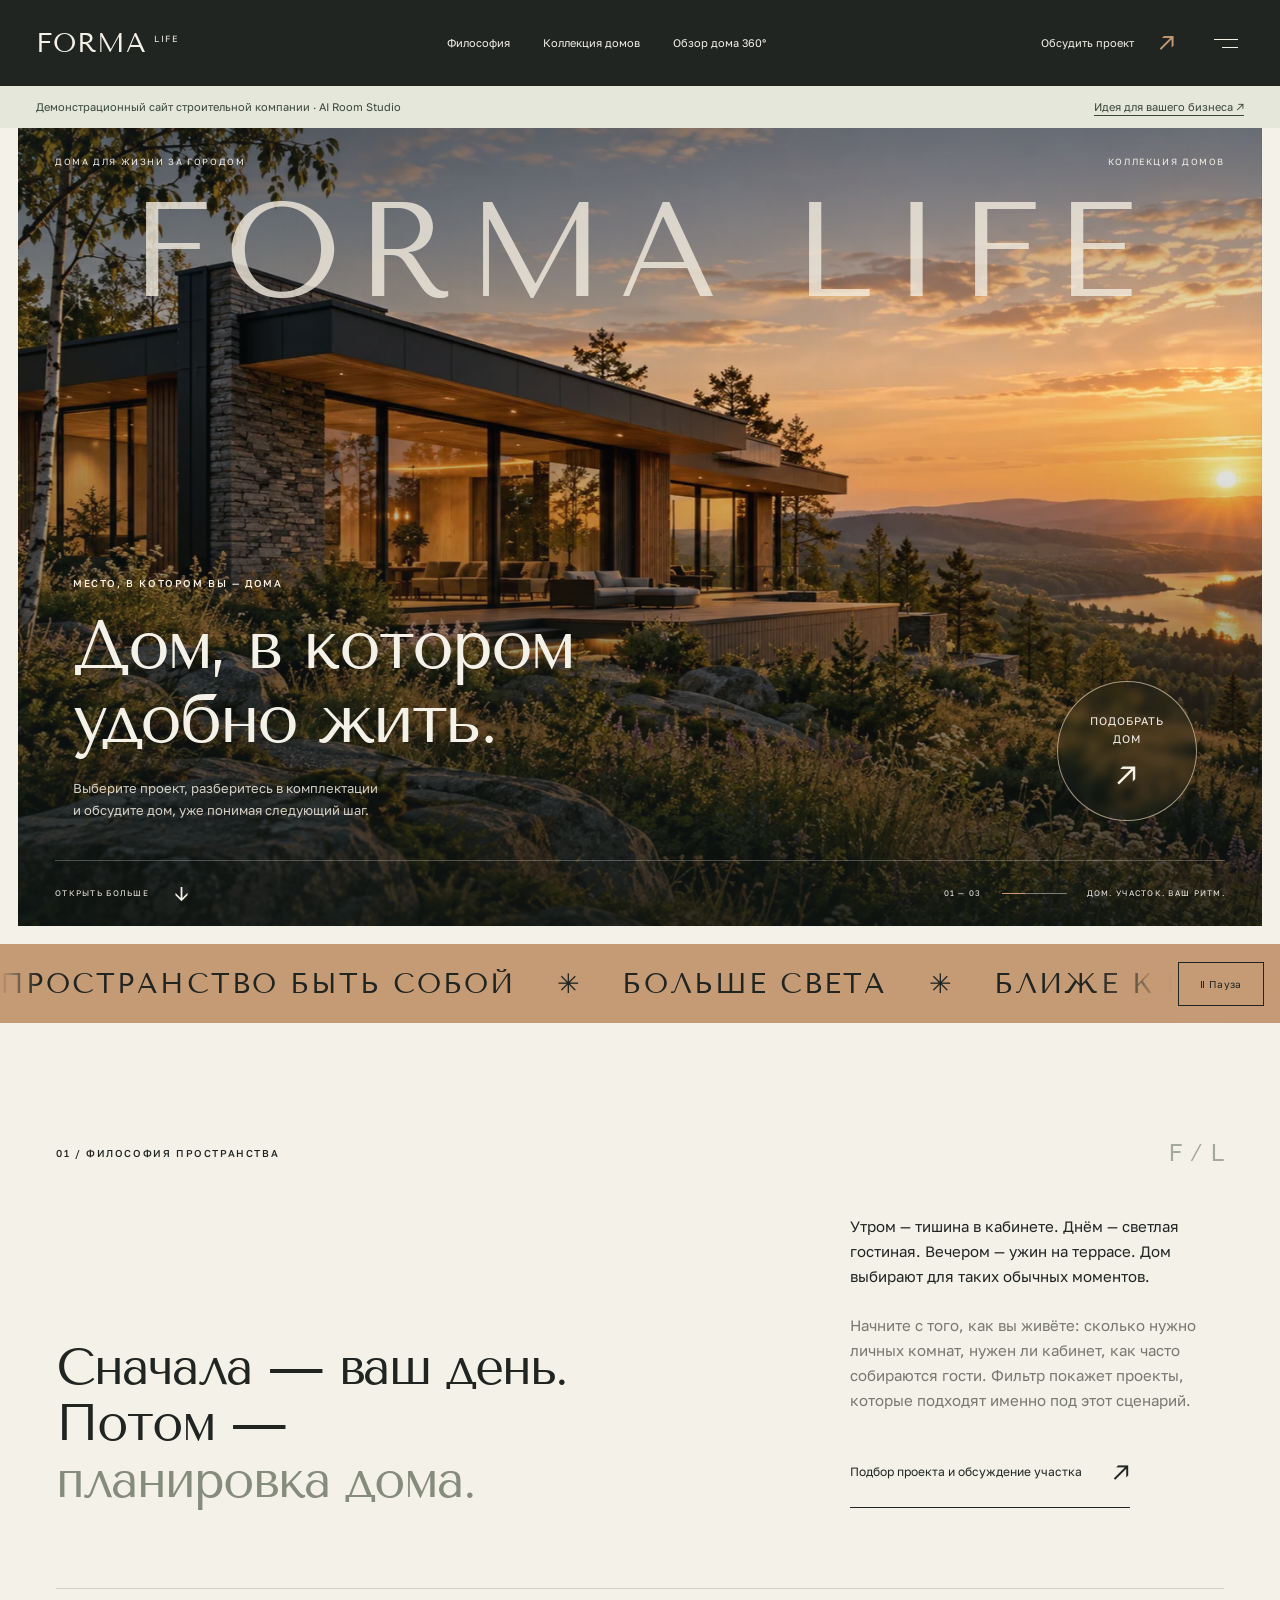
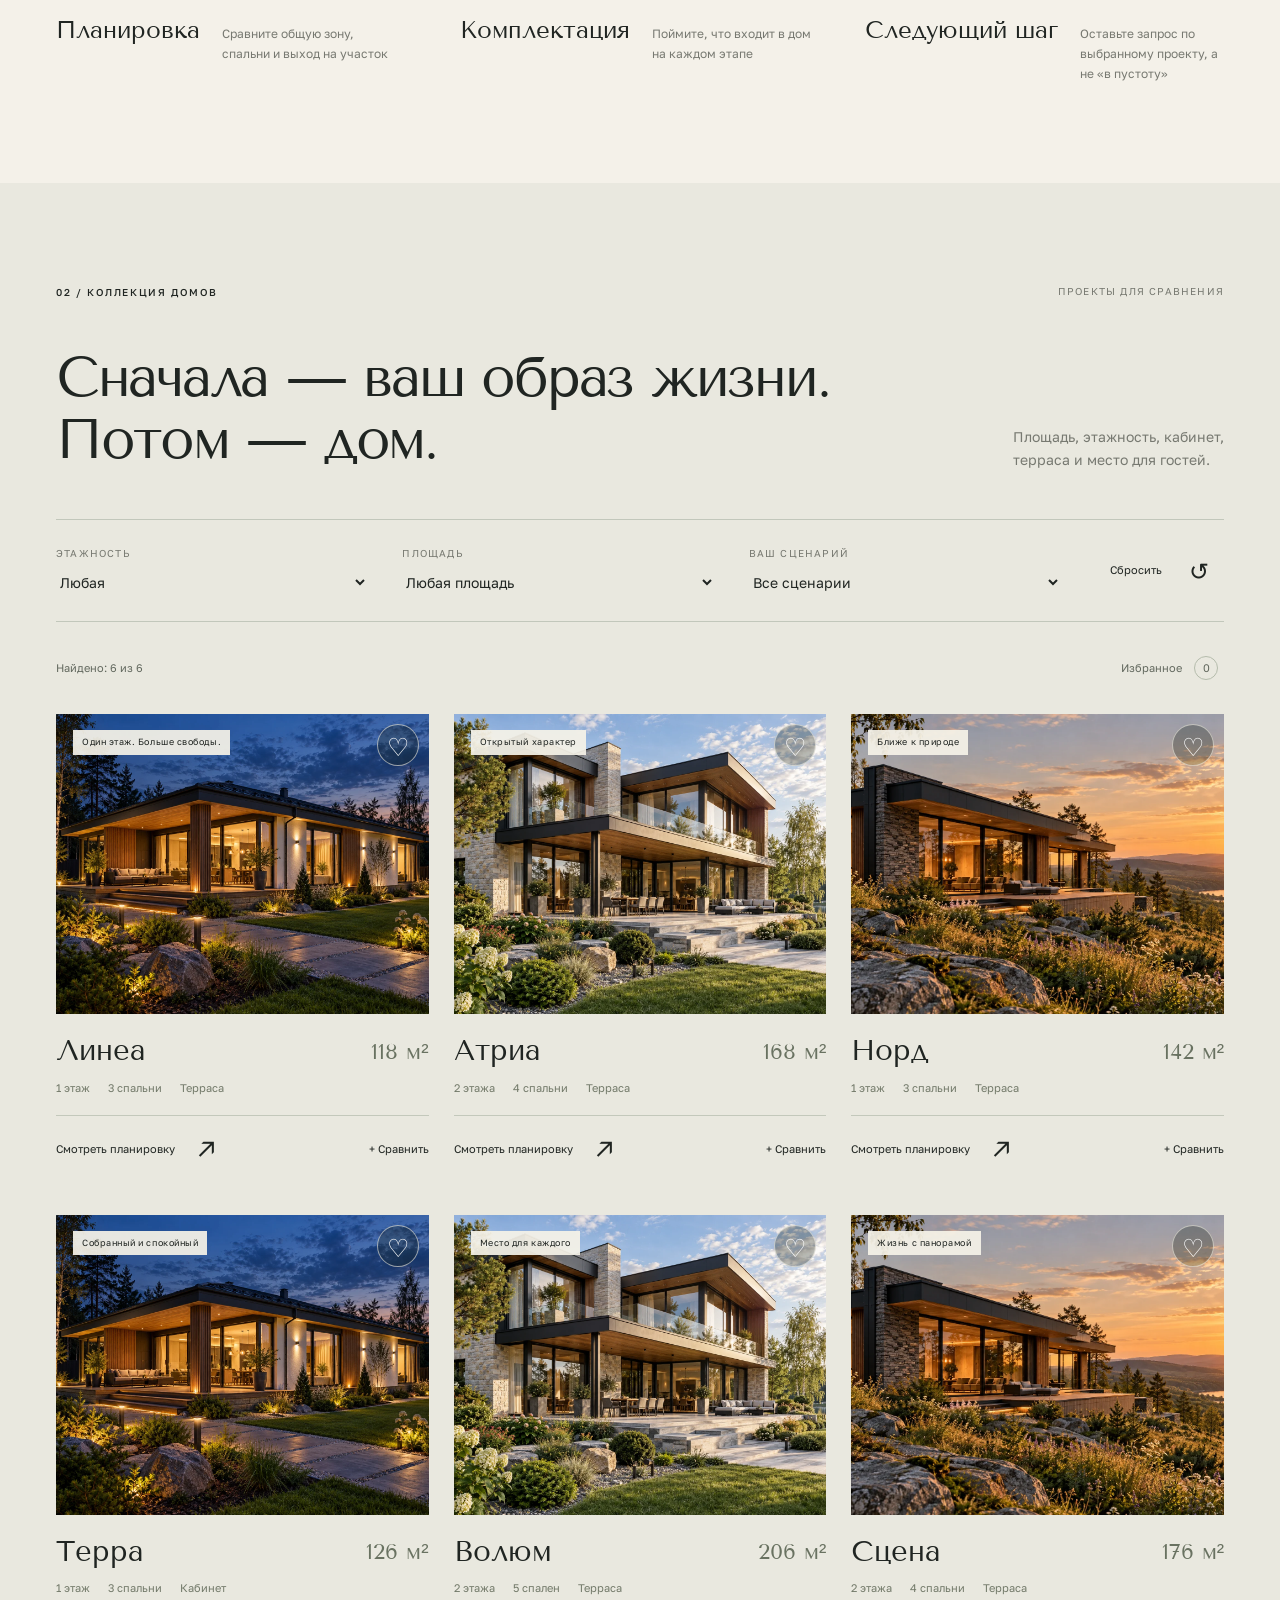
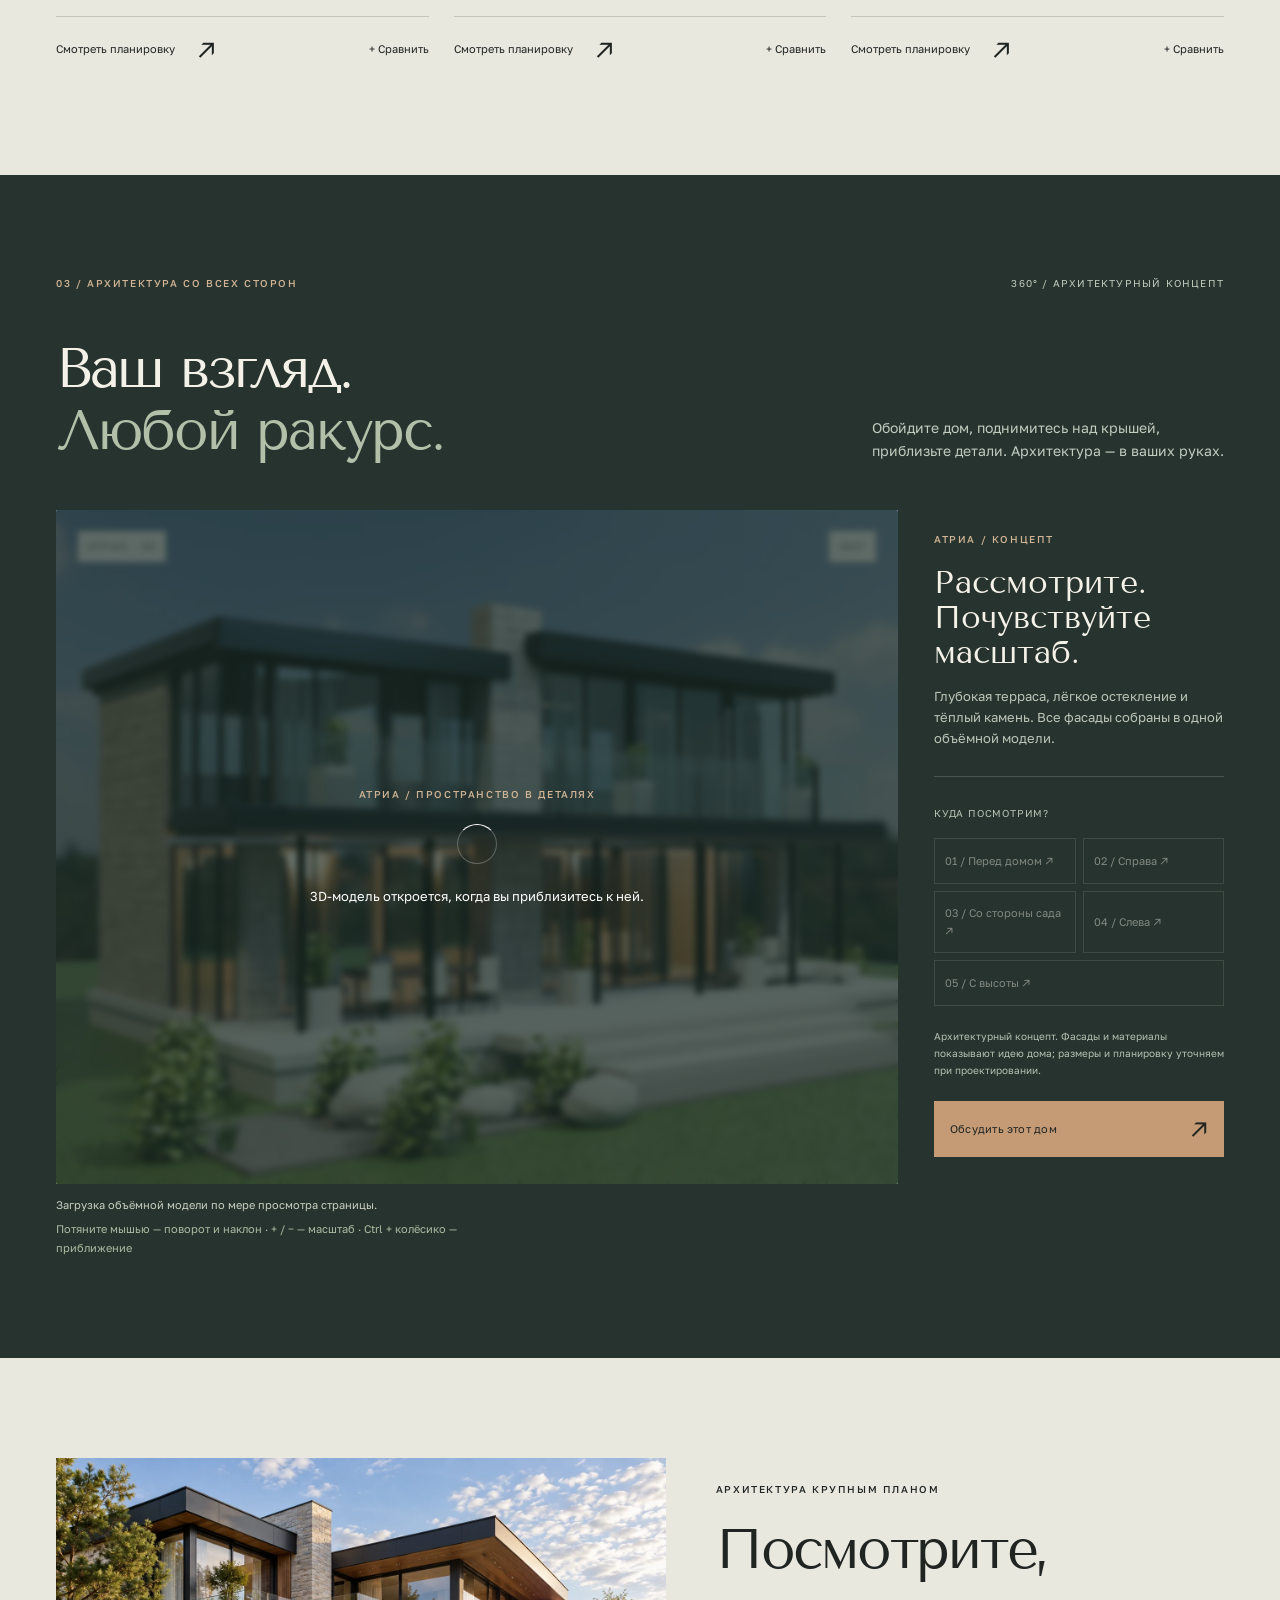
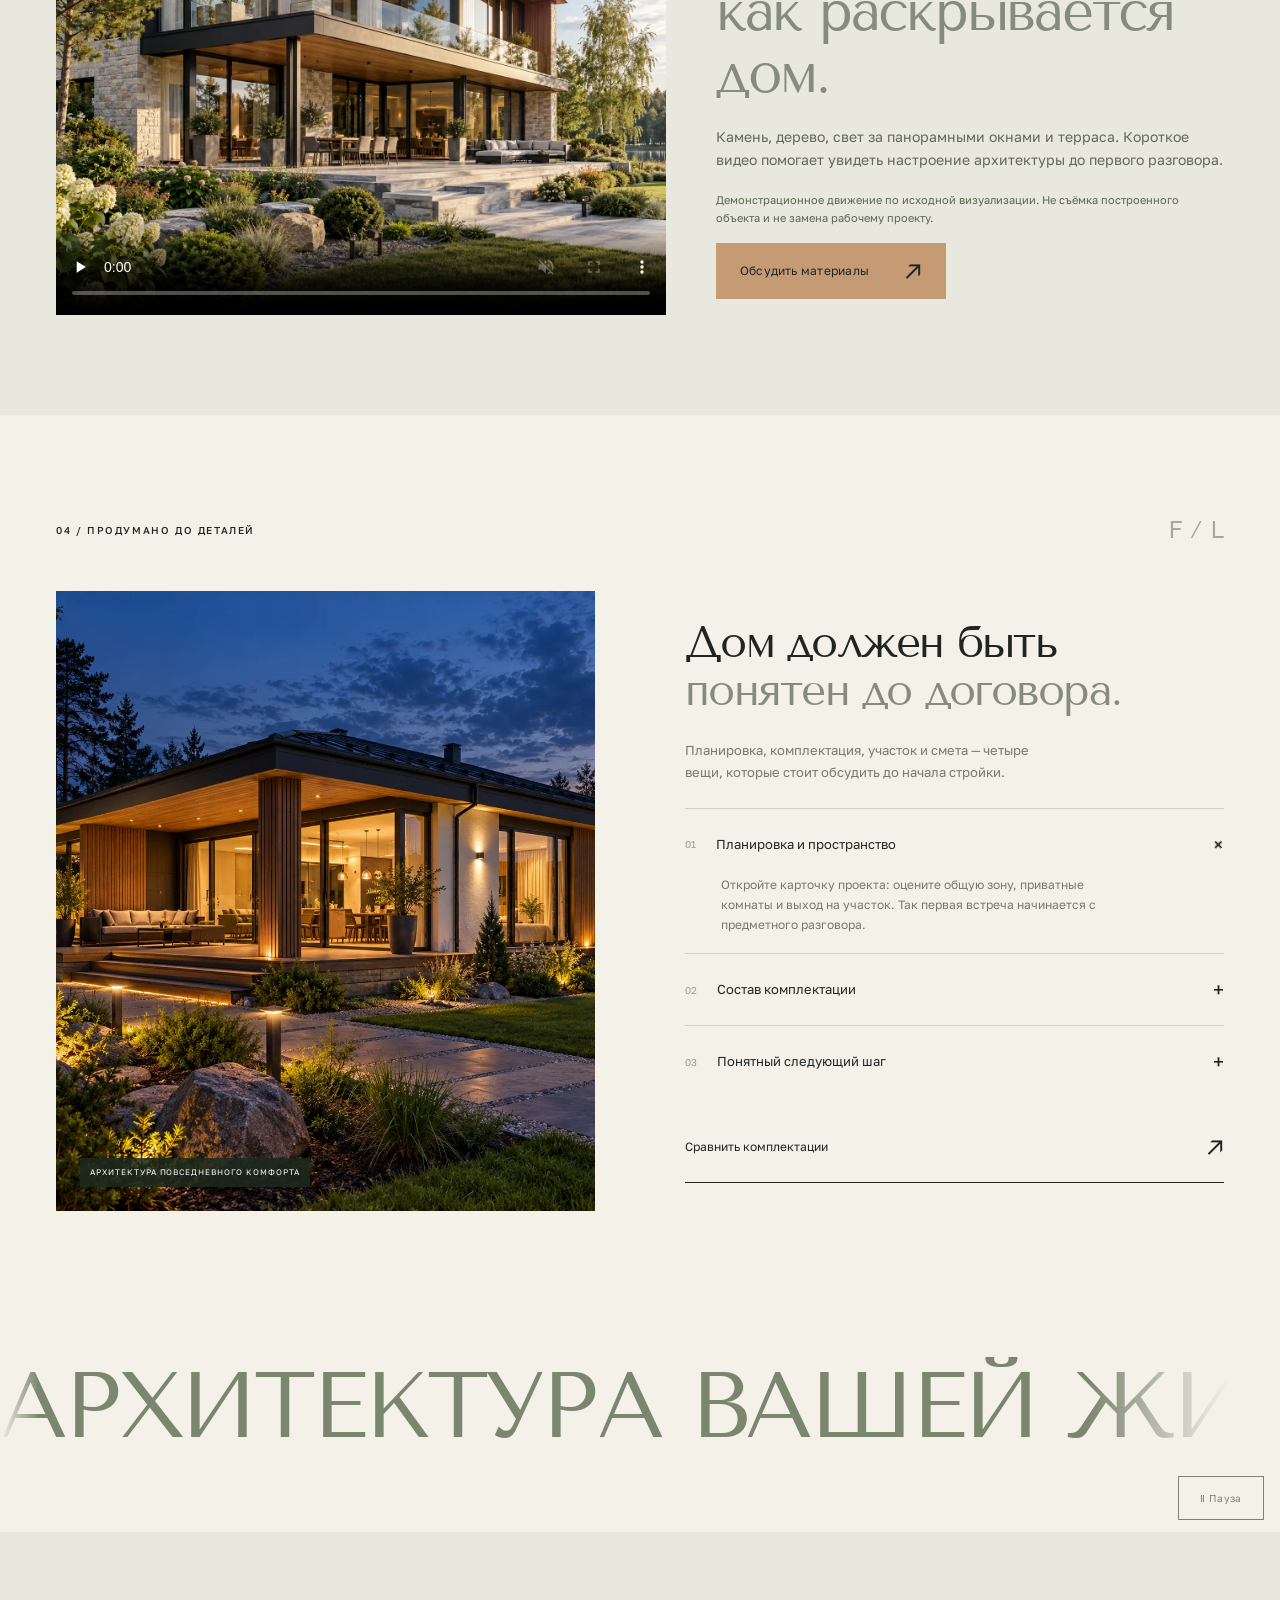
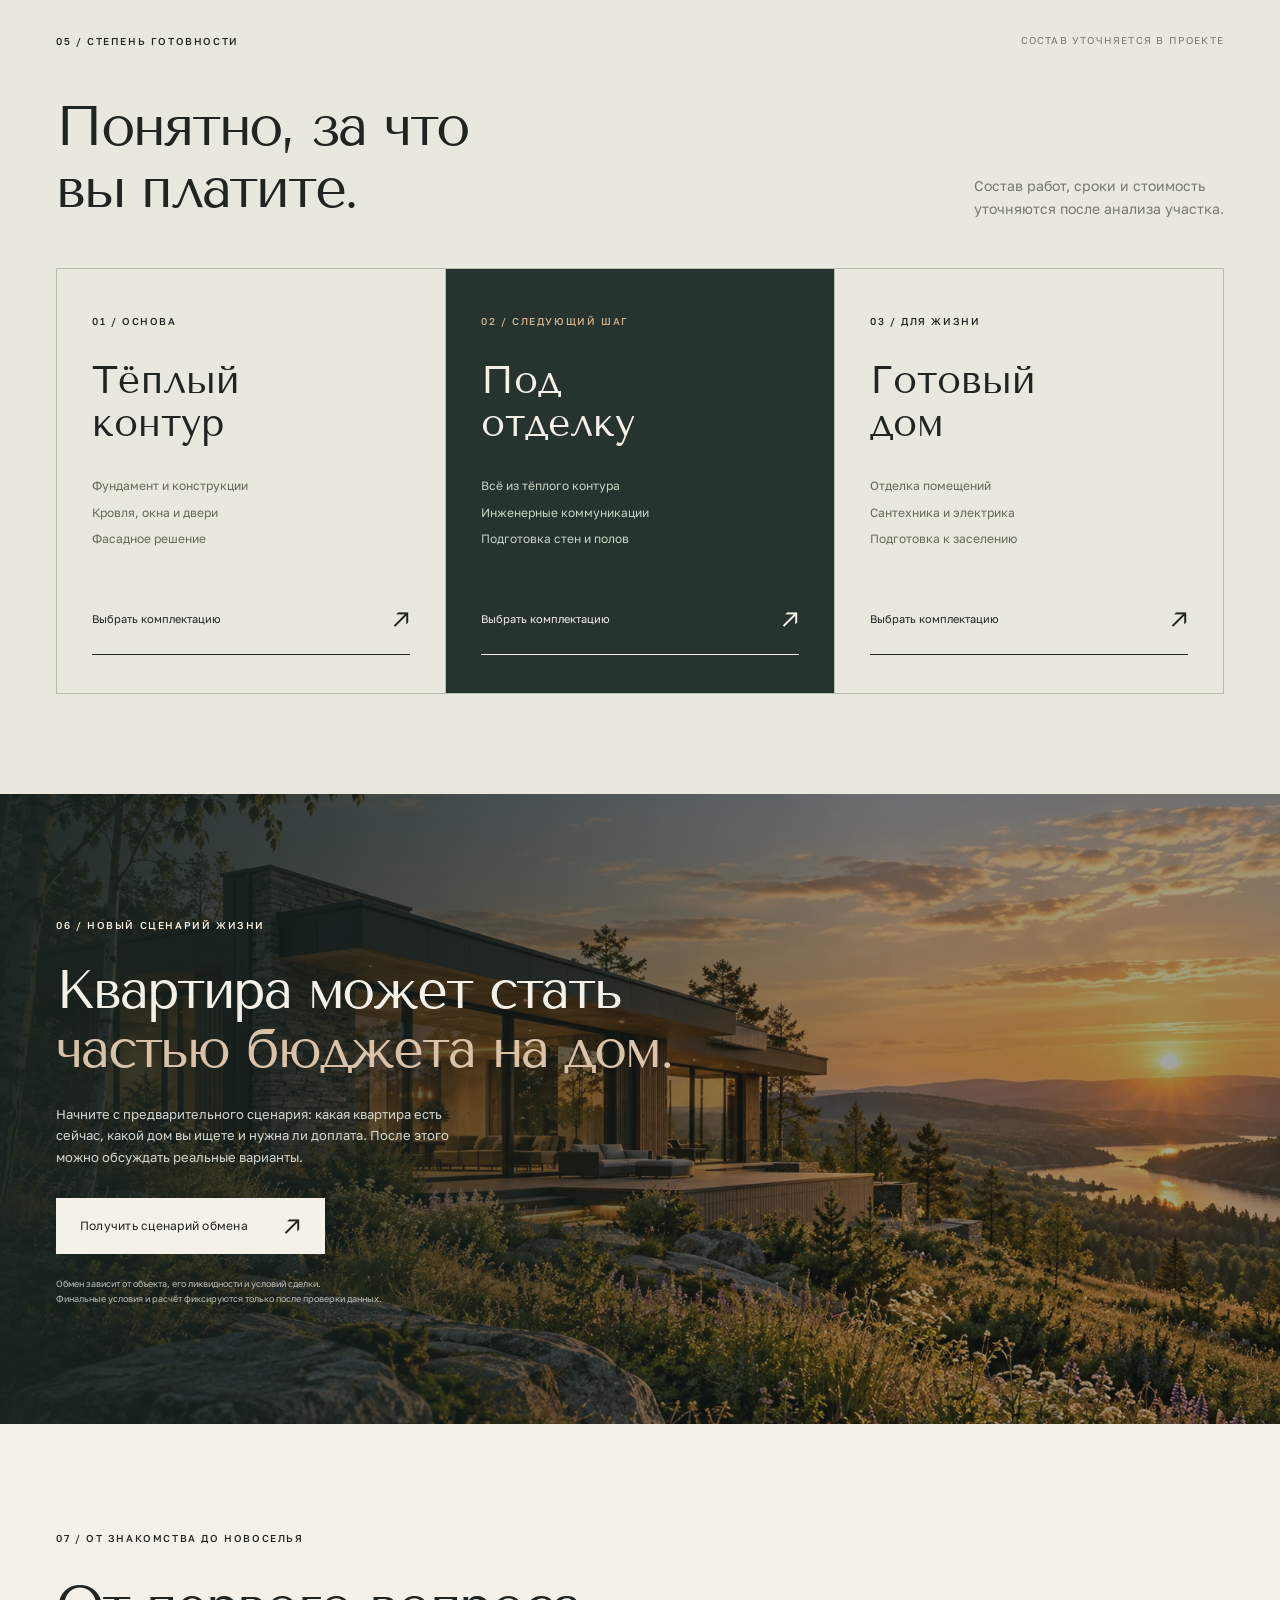
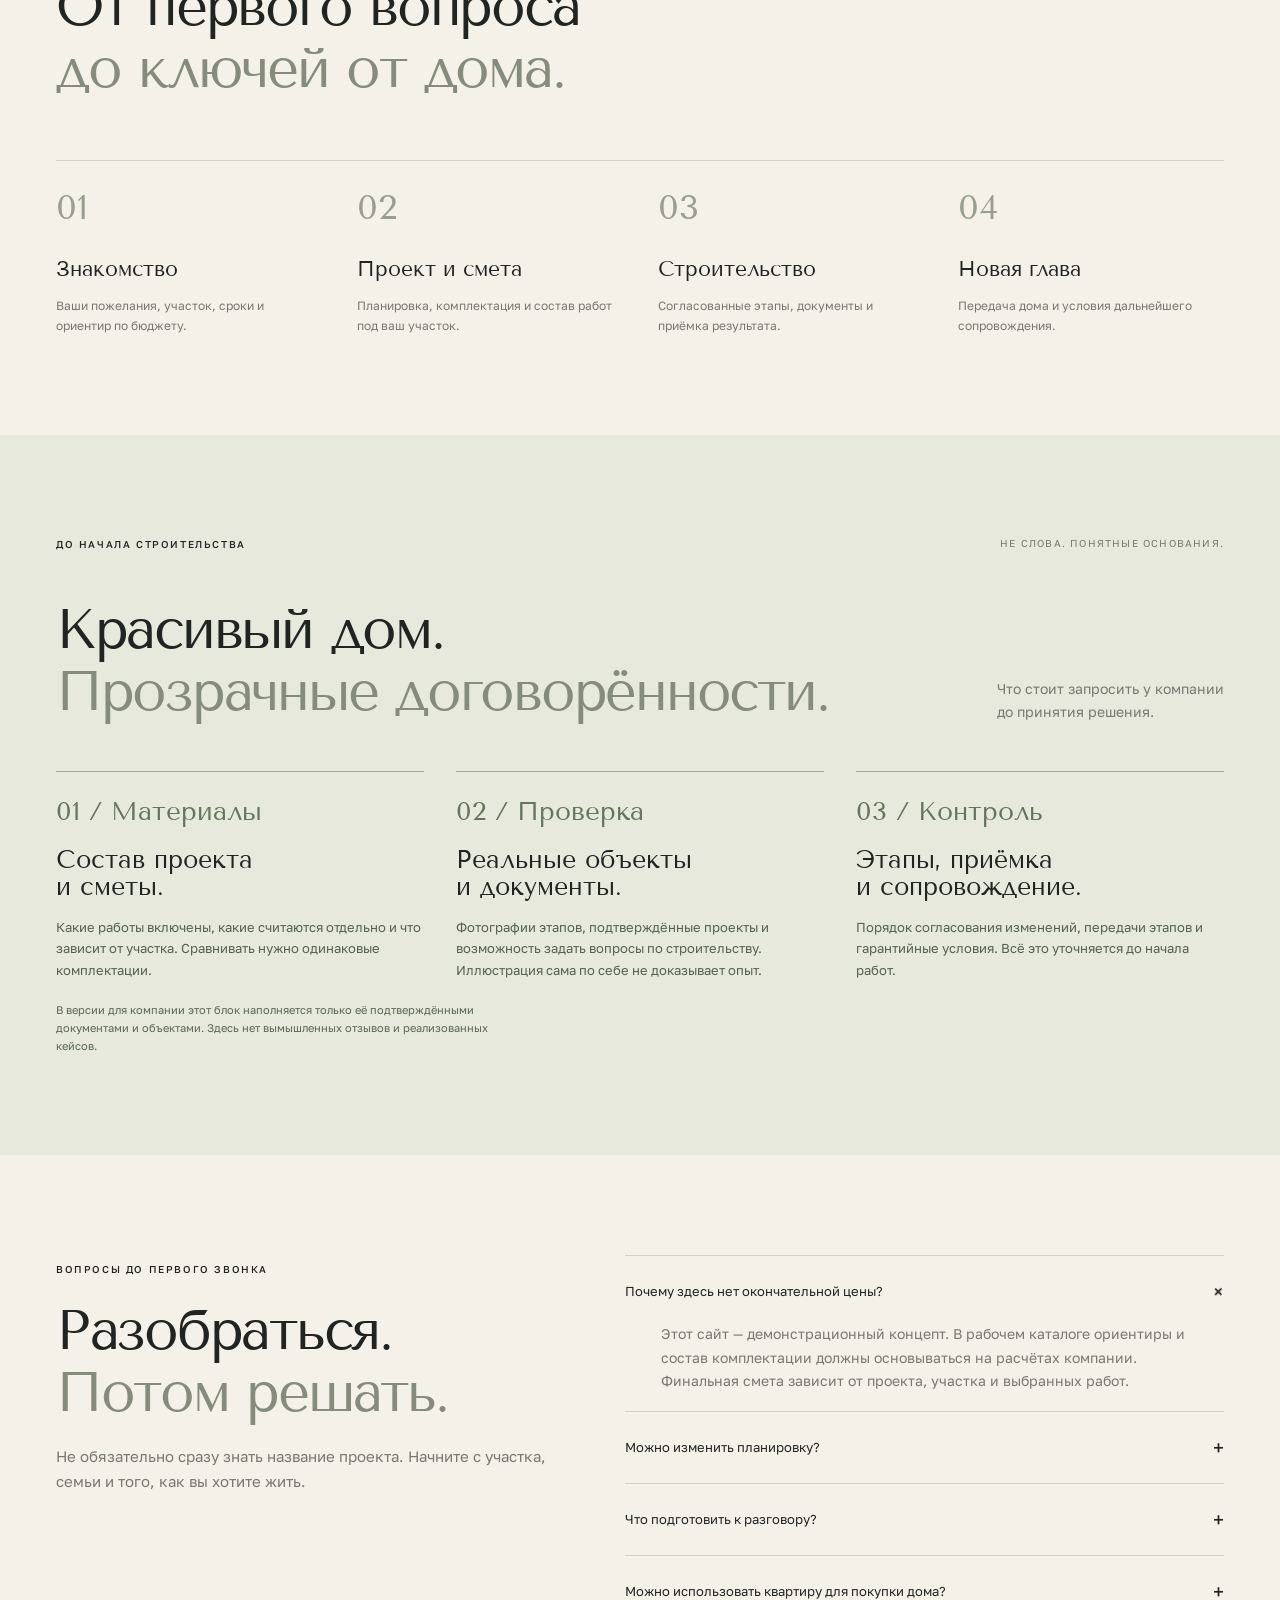
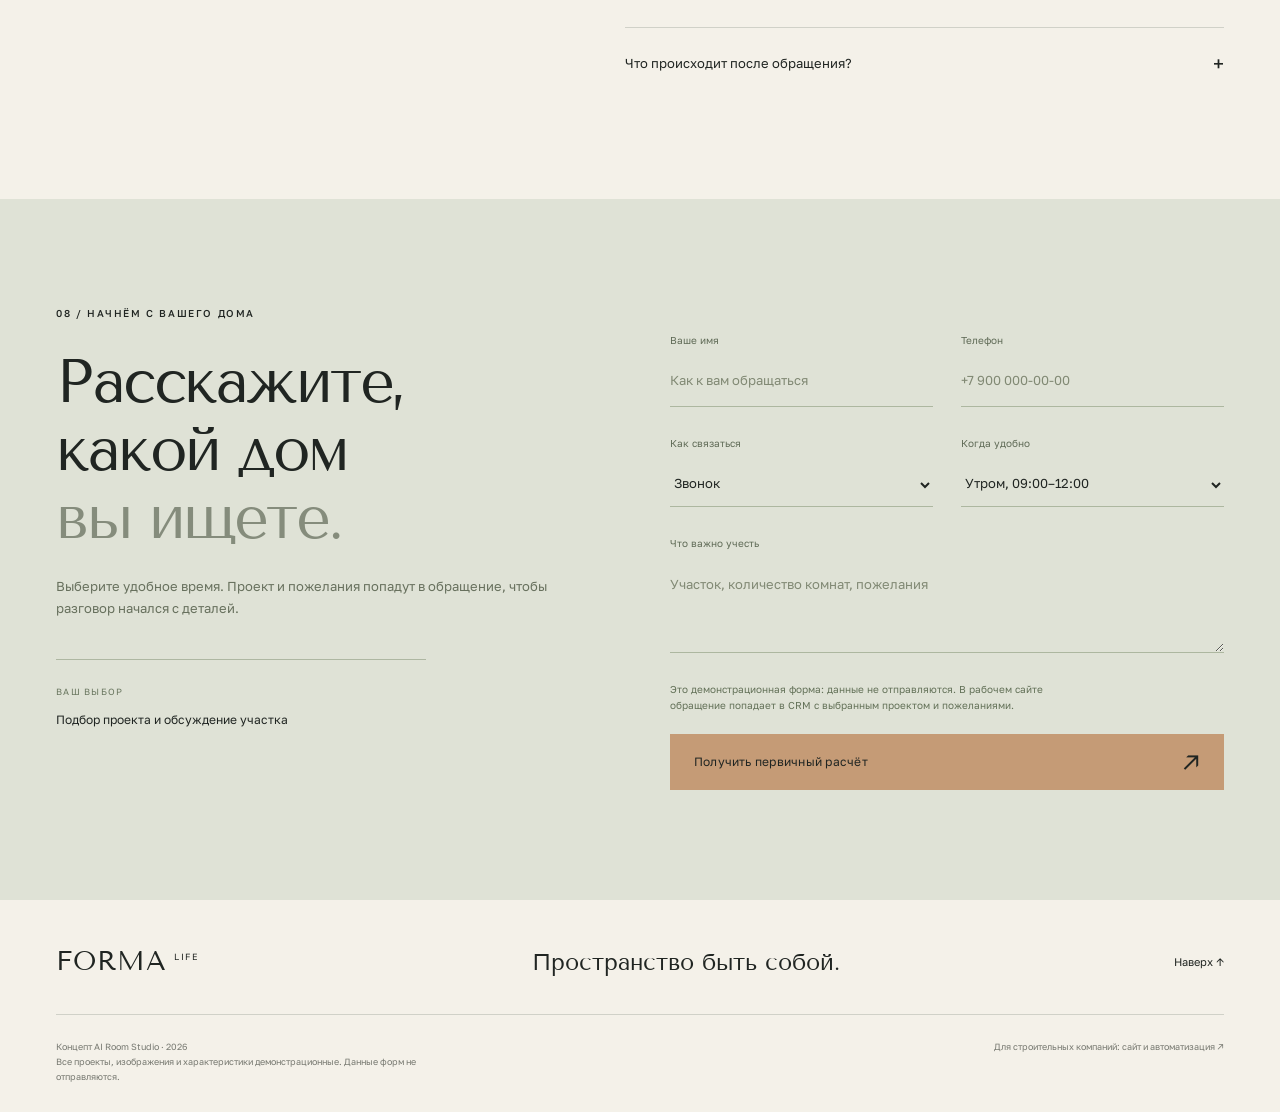
<file: index.html>
<!doctype html>
<html lang="ru">
<head>
  <meta charset="utf-8"><meta name="viewport" content="width=device-width, initial-scale=1">
  <script type="importmap">{"imports":{"three":"./vendor/three.module.js"}}</script>
  <meta name="description" content="FORMA LIFE — выберите дом по образу жизни, сравните комплектации и рассмотрите архитектуру со всех сторон. Демонстрационный концепт AI Room Studio.">
  <meta name="theme-color" content="#202522"><title>FORMA LIFE — дома, планировки и обзор 360°</title>
  <meta property="og:title" content="FORMA LIFE — дом, в котором удобно жить"><meta property="og:description" content="Выберите проект, рассмотрите дом со всех сторон и определите следующий шаг. Демонстрационный концепт AI Room Studio."><meta property="og:image" content="assets/hero.webp">
  <link rel="icon" href="data:image/svg+xml,%3Csvg xmlns='http://www.w3.org/2000/svg' viewBox='0 0 64 64'%3E%3Crect width='64' height='64' fill='%23202522'/%3E%3Cpath d='M18 49V15h30v5H24v10h20v5H24v14Z' fill='%23e1a777'/%3E%3C/svg%3E">
  <link rel="preload" href="fonts/TenorSans-Regular.ttf" as="font" type="font/ttf" crossorigin>
  <link rel="preload" href="fonts/GolosText.ttf" as="font" type="font/ttf" crossorigin>
  <link rel="stylesheet" href="style.css"><link rel="stylesheet" href="motion.css"><link rel="stylesheet" href="cinema.css?v=photoreal-1"><link rel="stylesheet" href="model-viewer.css?v=model-1"><link rel="stylesheet" href="client-concept.css?v=client-1"><script src="app.js?v=progress-1" defer></script><script src="motion.js?v=client-1" defer></script><script src="client-site.js?v=client-1" defer></script>
</head>
<body>
<a class="skip" href="#main">К содержанию</a>
<header class="header">
  <a class="brand" href="#" aria-label="FORMA LIFE — на главную">FORMA<span>LIFE</span></a>
  <nav class="desktop-nav" aria-label="Основная навигация"><a href="#philosophy">Философия</a><a href="#collection">Коллекция домов</a><a href="#experience">Обзор дома 360°</a></nav>
  <div class="header-actions"><button class="header-cta" data-request="Знакомство с проектом">Обсудить проект <span>↗</span></button><button class="menu-toggle" aria-label="Открыть меню" aria-controls="navDialog"><span></span><span></span></button></div>
</header>
<aside class="concept-note" aria-label="О концепте"><span>Демонстрационный сайт строительной компании · AI Room Studio</span><a href="presentation.html?v=client-1">Идея для вашего бизнеса ↗</a></aside>
<main id="main">
<section class="hero" aria-labelledby="hero-title">
  <img class="hero-image" src="assets/hero.webp" fetchpriority="high" alt="Современный загородный дом с панорамными окнами, террасой и садом в вечернем свете">
  <div class="hero-shade"></div>
  <div class="hero-top"><span>ДОМА ДЛЯ ЖИЗНИ ЗА ГОРОДОМ</span><span>КОЛЛЕКЦИЯ ДОМОВ</span></div>
  <div class="hero-wordmark" aria-hidden="true">FORMA <i>LIFE</i></div>
  <div class="hero-bottom"><div><span class="eyebrow light">Место, в котором вы — дома</span><h1 id="hero-title">Дом, в котором<br>удобно жить.</h1><p>Выберите проект, разберитесь в комплектации<br>и обсудите дом, уже понимая следующий шаг.</p></div><a class="circle-link" href="#collection"><span>ПОДОБРАТЬ<br>ДОМ</span><b aria-hidden="true">↗</b></a></div>
  <div class="hero-foot"><a href="#philosophy">ОТКРЫТЬ БОЛЬШЕ <span>↓</span></a><span>01 — 03 <i></i> ДОМ. УЧАСТОК. ВАШ РИТМ.</span></div>
</section>
<section id="philosophy" class="philosophy section wrap">
  <div class="section-intro"><span class="eyebrow">01 / Философия пространства</span><span class="section-mark">F / L</span></div>
  <div class="editorial"><h2>Сначала — ваш день.<br>Потом —<br><em>планировка дома.</em></h2><div class="editorial-copy"><p>Утром — тишина в кабинете. Днём — светлая гостиная. Вечером — ужин на террасе. Дом выбирают для таких обычных моментов.</p><p class="muted">Начните с того, как вы живёте: сколько нужно личных комнат, нужен ли кабинет, как часто собираются гости. Фильтр покажет проекты, которые подходят именно под этот сценарий.</p><a class="text-link" href="#collection">Подбор проекта и обсуждение участка <span>↗</span></a></div></div>
  <div class="values"><div><span>Планировка</span><p>Сравните общую зону, спальни и выход на участок</p></div><div><span>Комплектация</span><p>Поймите, что входит в дом на каждом этапе</p></div><div><span>Следующий шаг</span><p>Оставьте запрос по выбранному проекту, а не «в пустоту»</p></div></div>
</section>
<section id="collection" class="collection section">
  <div class="wrap"><div class="section-intro"><span class="eyebrow">02 / Коллекция домов</span><span class="small-note">ПРОЕКТЫ ДЛЯ СРАВНЕНИЯ</span></div>
  <div class="section-heading"><h2>Сначала — ваш образ жизни.<br>Потом — дом.</h2><p>Площадь, этажность, кабинет,<br>терраса и место для гостей.</p></div>
  <form class="filters" id="filterForm"><label>Этажность<select id="floorFilter"><option value="all">Любая</option><option value="1">Один этаж</option><option value="2">Два этажа</option></select></label><label>Площадь<select id="areaFilter"><option value="all">Любая площадь</option><option value="small">До 130 м²</option><option value="medium">130–180 м²</option><option value="large">От 181 м²</option></select></label><label>Ваш сценарий<select id="featureFilter"><option value="all">Все сценарии</option><option value="office">С кабинетом</option><option value="terrace">С террасой</option><option value="guest">С гостевой</option></select></label><button class="filter-reset" type="reset">Сбросить <span>↺</span></button></form>
  <div class="collection-meta"><span id="resultCount" role="status" aria-live="polite">6 проектов</span><button id="savedOnly" aria-pressed="false">Избранное <span id="savedCount">0</span></button></div>
  <div class="project-grid" id="projectGrid"></div><p id="emptyState" class="empty" hidden>Таких проектов пока нет. Измените параметры или сбросьте фильтры.</p>
  </div>
</section>
<section id="experience" class="experience section">
<div class="wrap"><div class="section-intro"><span class="eyebrow">03 / Архитектура со всех сторон</span><span class="small-note">360° / АРХИТЕКТУРНЫЙ КОНЦЕПТ</span></div>
<div class="section-heading"><h2>Ваш взгляд.<br><em>Любой ракурс.</em></h2><p>Обойдите дом, поднимитесь над крышей,<br>приблизьте детали. Архитектура — в ваших руках.</p></div>
<div class="viewer-layout"><div class="house360-area">
<div class="house360-viewport" id="house360Viewport" role="group" aria-label="Архитектурная визуализация дома Атриа">
<img src="assets/orbit-v2/frame-000.webp" loading="lazy" width="1200" height="900" alt="Концепт дома Атриа: камень, дерево, панорамное остекление и терраса">
<div class="house360-overlay" id="house360Overlay"><span class="eyebrow">АТРИА / ПРОСТРАНСТВО В ДЕТАЛЯХ</span><span class="model-loader" aria-hidden="true"></span><p id="house360Loading">3D-модель откроется, когда вы приблизитесь к ней.</p><button id="house360Retry" class="btn" hidden>Повторить загрузку</button></div>
<div class="house360-corner" aria-hidden="true"><span>АТРИА · 3D</span><span id="house360Angle">360°</span></div>
</div>
<div class="house360-controls" id="house360Controls" hidden><div class="house360-toolbar"><button id="house360Touch" aria-pressed="false">Обзор 360</button><div class="model-zoom"><button id="house360ZoomOut" aria-label="Отдалить дом">−</button><button id="house360ZoomIn" aria-label="Приблизить дом">+</button></div><button id="house360Reset" aria-label="Вернуть исходный ракурс">↺ <span>Исходный вид</span></button><button id="house360Fullscreen" aria-label="На весь экран">⤢</button></div></div>
<p class="house360-status" id="house360Status" role="status">Загрузка объёмной модели по мере просмотра страницы.</p><p class="house360-hint"><span class="desktop-hint">Потяните мышью — поворот и наклон · + / − — масштаб · Ctrl + колёсико — приближение</span><span class="mobile-hint">Нажмите «Обзор 360»: один палец — поворот, два — масштаб. «Готово» вернёт прокрутку страницы.</span></p>
</div><div class="config-panel"><span class="eyebrow">Атриа / Концепт</span><h3>Рассмотрите.<br>Почувствуйте масштаб.</h3><p>Глубокая терраса, лёгкое остекление и тёплый камень. Все фасады собраны в одной объёмной модели.</p><div class="config-group"><span>Куда посмотрим?</span><div class="house360-presets" role="group" aria-label="Фасады дома"><button data-house-view="front" aria-pressed="false">01 / Перед домом ↗</button><button data-house-view="right" aria-pressed="false">02 / Справа ↗</button><button data-house-view="back" aria-pressed="false">03 / Со стороны сада ↗</button><button data-house-view="left" aria-pressed="false">04 / Слева ↗</button><button data-house-view="top" aria-pressed="false">05 / С высоты ↗</button></div></div><p class="model-note">Архитектурный концепт. Фасады и материалы показывают идею дома; размеры и планировку уточняем при проектировании.</p><button class="btn copper" id="requestConfiguration">Обсудить этот дом <span>↗</span></button></div></div></div>
</section>
<section class="client-films section" id="films"><div class="wrap film-layout"><video id="houseFilm" controls muted playsinline preload="none" poster="assets/house-large.webp" aria-label="Архитектурное видео дома Атриа"><source src="assets/atria-approach.mp4" type="video/mp4"></video><div class="film-copy"><span class="eyebrow">Архитектура крупным планом</span><h2>Посмотрите,<br><em>как раскрывается дом.</em></h2><p>Камень, дерево, свет за панорамными окнами и терраса. Короткое видео помогает увидеть настроение архитектуры до первого разговора.</p><small>Демонстрационное движение по исходной визуализации. Не съёмка построенного объекта и не замена рабочему проекту.</small><button class="btn copper" data-request="Обсудить архитектуру и материалы">Обсудить материалы <span>↗</span></button></div></div></section>
<section class="materials section wrap" id="details"><div class="section-intro"><span class="eyebrow">04 / Продумано до деталей</span><span class="section-mark">F / L</span></div><div class="material-layout"><div class="material-photo"><img src="assets/house-compact.webp" loading="lazy" alt="Одноэтажный дом с натуральной отделкой и камерной террасой"><span>АРХИТЕКТУРА ПОВСЕДНЕВНОГО КОМФОРТА</span></div><div class="material-copy"><h2>Дом должен быть<br><em>понятен до договора.</em></h2><p>Планировка, комплектация, участок и смета — четыре вещи, которые стоит обсудить до начала стройки.</p><div class="detail-list"><details open><summary><span>01</span> Планировка и пространство <b>+</b></summary><p>Откройте карточку проекта: оцените общую зону, приватные комнаты и выход на участок. Так первая встреча начинается с предметного разговора.</p></details><details><summary><span>02</span> Состав комплектации <b>+</b></summary><p>Сравните три уровня готовности. После выбора проекта и анализа участка компания фиксирует состав работ, сроки и стоимость в смете.</p></details><details><summary><span>03</span> Понятный следующий шаг <b>+</b></summary><p>Заявка содержит выбранный проект, комплектацию и ваши пожелания. Специалист видит контекст до звонка, поэтому вам не нужно повторять вводные.</p></details></div><a href="#packages" class="text-link">Сравнить комплектации <span>↗</span></a></div></div></section>
<section id="packages" class="packages section"><div class="wrap"><div class="section-intro"><span class="eyebrow">05 / Степень готовности</span><span class="small-note">Состав уточняется в проекте</span></div><div class="section-heading"><h2>Понятно, за что<br>вы платите.</h2><p>Состав работ, сроки и стоимость<br>уточняются после анализа участка.</p></div><div class="package-grid"><article><span class="eyebrow">01 / Основа</span><h3>Тёплый<br>контур</h3><ul><li>Фундамент и конструкции</li><li>Кровля, окна и двери</li><li>Фасадное решение</li></ul><button data-package="Тёплый контур" class="text-link">Выбрать комплектацию <span>↗</span></button></article><article class="package-highlight"><span class="eyebrow">02 / Следующий шаг</span><h3>Под<br>отделку</h3><ul><li>Всё из тёплого контура</li><li>Инженерные коммуникации</li><li>Подготовка стен и полов</li></ul><button data-package="Под отделку" class="text-link">Выбрать комплектацию <span>↗</span></button></article><article><span class="eyebrow">03 / Для жизни</span><h3>Готовый<br>дом</h3><ul><li>Отделка помещений</li><li>Сантехника и электрика</li><li>Подготовка к заселению</li></ul><button data-package="Готовый дом" class="text-link">Выбрать комплектацию <span>↗</span></button></article></div></div></section>
<section id="exchange" class="exchange"><img src="assets/hero.webp" loading="lazy" alt="Панорамный вид загородного дома с садом"><div class="exchange-copy"><span class="eyebrow light">06 / Новый сценарий жизни</span><h2>Квартира может стать<br><em>частью бюджета на дом.</em></h2><p>Начните с предварительного сценария: какая квартира есть сейчас, какой дом вы ищете и нужна ли доплата. После этого можно обсуждать реальные варианты.</p><button class="btn ivory" data-request="Обмен квартиры на дом">Получить сценарий обмена <span>↗</span></button><small>Обмен зависит от объекта, его ликвидности и условий сделки.<br>Финальные условия и расчёт фиксируются только после проверки данных.</small></div></section>
<section id="journey" class="journey section wrap"><span class="eyebrow">07 / От знакомства до новоселья</span><h2>От первого вопроса<br><em>до ключей от дома.</em></h2><div class="journey-grid"><article><span>01</span><h3>Знакомство</h3><p>Ваши пожелания, участок, сроки и ориентир по бюджету.</p></article><article><span>02</span><h3>Проект и смета</h3><p>Планировка, комплектация и состав работ под ваш участок.</p></article><article><span>03</span><h3>Строительство</h3><p>Согласованные этапы, документы и приёмка результата.</p></article><article><span>04</span><h3>Новая глава</h3><p>Передача дома и условия дальнейшего сопровождения.</p></article></div></section>
<section class="confidence section" id="confidence"><div class="wrap"><div class="section-intro"><span class="eyebrow">До начала строительства</span><span class="small-note">Не слова. Понятные основания.</span></div><div class="section-heading"><h2>Красивый дом.<br><em>Прозрачные договорённости.</em></h2><p>Что стоит запросить у компании<br>до принятия решения.</p></div><div class="confidence-grid"><article><span>01 / Материалы</span><h3>Состав проекта<br>и сметы.</h3><p>Какие работы включены, какие считаются отдельно и что зависит от участка. Сравнивать нужно одинаковые комплектации.</p></article><article><span>02 / Проверка</span><h3>Реальные объекты<br>и документы.</h3><p>Фотографии этапов, подтверждённые проекты и возможность задать вопросы по строительству. Иллюстрация сама по себе не доказывает опыт.</p></article><article><span>03 / Контроль</span><h3>Этапы, приёмка<br>и сопровождение.</h3><p>Порядок согласования изменений, передачи этапов и гарантийные условия. Всё это уточняется до начала работ.</p></article></div><p class="present-label">В версии для компании этот блок наполняется только её подтверждёнными документами и объектами. Здесь нет вымышленных отзывов и реализованных кейсов.</p></div></section>
<section class="section wrap" id="faq"><div class="faq-layout"><div><span class="eyebrow">Вопросы до первого звонка</span><h2>Разобраться.<br><em>Потом решать.</em></h2><p class="muted">Не обязательно сразу знать название проекта. Начните с участка, семьи и того, как вы хотите жить.</p></div><div class="detail-list"><details open><summary>Почему здесь нет окончательной цены?<b>+</b></summary><p>Этот сайт — демонстрационный концепт. В рабочем каталоге ориентиры и состав комплектации должны основываться на расчётах компании. Финальная смета зависит от проекта, участка и выбранных работ.</p></details><details><summary>Можно изменить планировку?<b>+</b></summary><p>Возможность изменений обсуждается с архитектором с учётом конструкций и участка. Схемы в этом концепте показывают сценарий пространства, а не рабочие чертежи.</p></details><details><summary>Что подготовить к разговору?<b>+</b></summary><p>Если участок уже есть — его расположение и доступные сведения. Также полезны пожелания по площади, спальням, срокам и уровню готовности. Можно начать и с предварительного подбора.</p></details><details><summary>Можно использовать квартиру для покупки дома?<b>+</b></summary><p>Такой сценарий обсуждается только с компанией, которая оказывает соответствующую услугу. Возможность сделки, оценка квартиры и доплата проверяются отдельно. Концепт не обещает одобренный обмен.</p></details><details><summary>Что происходит после обращения?<b>+</b></summary><p>В этом концепте данные не отправляются. На рабочем сайте выбранный проект и пожелания передаются в карточку обращения; ответственному специалисту назначается следующий шаг.</p><a class="text-link" href="presentation.html?v=client-1#automation">Посмотреть демонстрацию обработки <span>↗</span></a></details></div></div></section>
<section id="contact" class="contact section"><div class="wrap contact-layout"><div><span class="eyebrow">08 / Начнём с вашего дома</span><h2>Расскажите,<br>какой дом<br><em>вы ищете.</em></h2><p>Выберите удобное время. Проект и пожелания попадут в обращение, чтобы разговор начался с деталей.</p><div class="selection-context"><span>ВАШ ВЫБОР</span><p id="selectionText">Подбор проекта и обсуждение участка</p></div></div><form id="leadForm" class="contact-form"><div class="form-row"><label>Ваше имя<input name="name" autocomplete="given-name" required maxlength="70" placeholder="Как к вам обращаться"></label><label id="contactLabel">Телефон<input name="contact" autocomplete="tel" inputmode="tel" required maxlength="80" placeholder="+7 900 000-00-00"></label></div><div class="form-row"><label>Как связаться<select name="channel" id="channel"><option>Звонок</option><option>MAX</option><option>Telegram</option></select></label><label>Когда удобно<select name="time"><option>Утром, 09:00–12:00</option><option>Днём, 12:00–17:00</option><option>Вечером, 17:00–20:00</option></select></label></div><label>Что важно учесть<textarea name="comment" rows="3" maxlength="1000" placeholder="Участок, количество комнат, пожелания"></textarea></label><p class="form-notice">Это демонстрационная форма: данные не отправляются. В рабочем сайте обращение попадает в CRM с выбранным проектом и пожеланиями.</p><button class="btn copper" type="submit">Получить первичный расчёт <span>↗</span></button><p class="form-error" id="formError" role="alert"></p><div id="leadResult" class="lead-result" role="status" hidden></div></form></div></section>
</main>
<footer class="footer wrap"><div class="footer-top"><a class="brand" href="#">FORMA<span>LIFE</span></a><p>Пространство быть собой.</p><a href="#main">Наверх ↑</a></div><div class="footer-bottom"><p>Концепт AI Room Studio · 2026<br>Все проекты, изображения и характеристики демонстрационные. Данные форм не отправляются.</p><a href="presentation.html?v=client-1">Для строительных компаний: сайт и автоматизация ↗</a></div></footer>
<div class="compare-bar" id="compareBar" hidden><span>Сравнение <b id="compareCount">0</b></span><button id="openCompare">Сравнить проекты ↗</button><button id="clearCompare" aria-label="Очистить сравнение">×</button></div>
<dialog id="navDialog" class="nav-dialog"><button class="close" data-close aria-label="Закрыть меню">×</button><span class="eyebrow">FORMA / LIFE</span><nav aria-label="Мобильное меню"><a href="#philosophy">Философия</a><a href="#collection">Коллекция домов</a><a href="#experience">Обзор дома 360°</a><a href="#packages">Комплектации</a><a href="#contact">Обсудить проект</a></nav></dialog>
<dialog id="projectDialog" class="project-dialog"><button class="close" data-close aria-label="Закрыть карточку">×</button><div id="projectContent"></div></dialog>
<dialog id="compareDialog" class="compare-dialog"><button class="close" data-close aria-label="Закрыть сравнение">×</button><span class="eyebrow">Ваш короткий список</span><h2>Сравните важное.</h2><div id="comparison"></div></dialog>
<div class="toast" role="status" aria-live="polite" id="toast"></div>
</body>
</html>
</file>
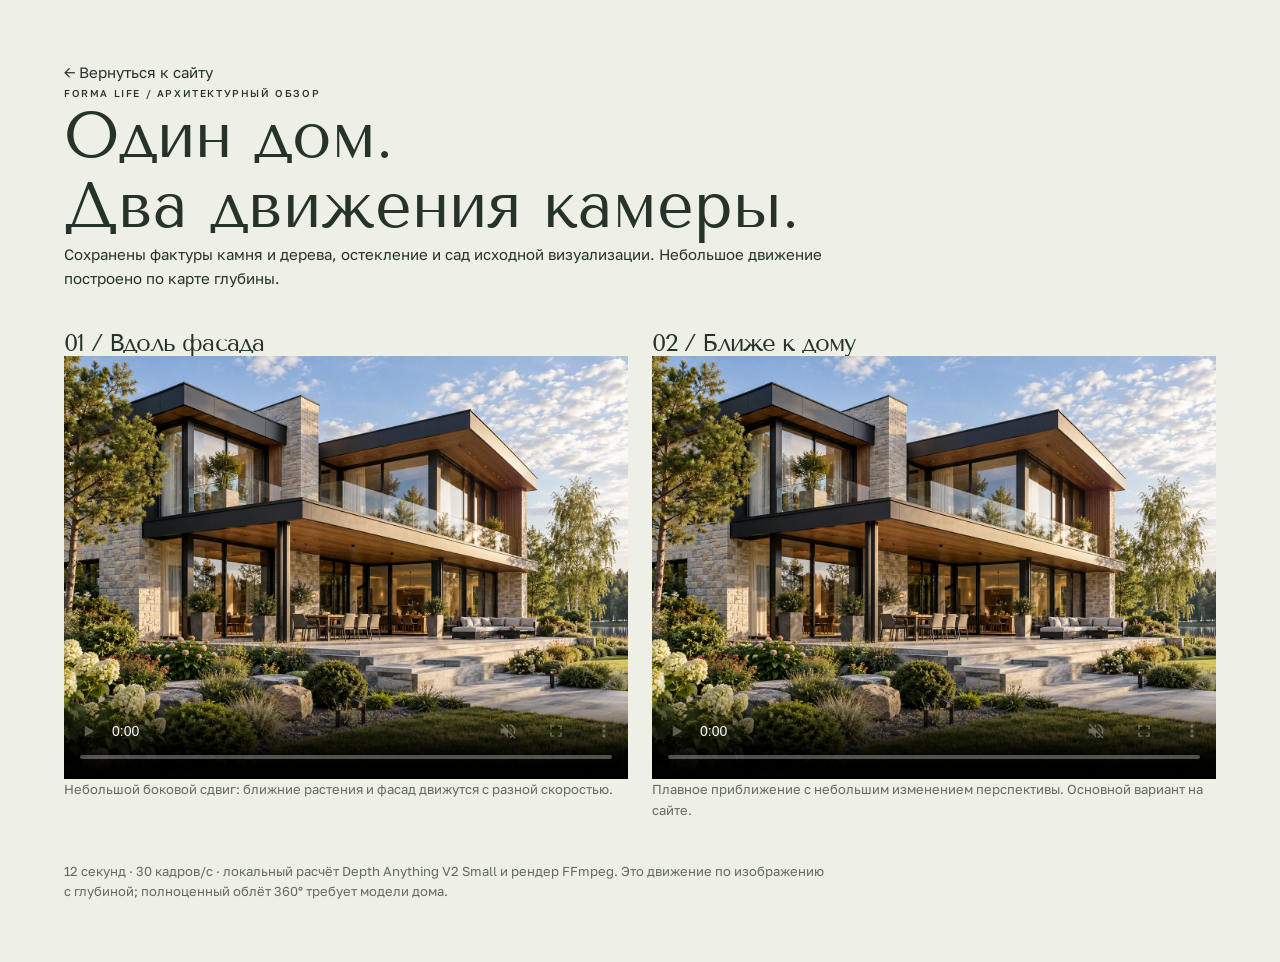
<file: animation-study.html>
<!doctype html><html lang="ru"><head><meta charset="utf-8"><meta name="viewport" content="width=device-width,initial-scale=1"><title>Атриа — два движения камеры</title><link rel="stylesheet" href="style.css"><style>body{background:#eeefe5;color:#26332a}main{max-width:1400px;margin:auto;padding:60px 5vw}h1{font-family:var(--display);font-weight:400;font-size:clamp(32px,5vw,64px);max-width:850px}p{line-height:1.6;max-width:760px}.studies{display:grid;grid-template-columns:1fr 1fr;gap:24px;margin:40px 0}video{display:block;width:100%;aspect-ratio:4/3;background:#273329}h2{font-family:var(--display);font-weight:400;font-size:24px}a{color:inherit}.note{font-size:13px;color:#626b60}@media(max-width:800px){.studies{grid-template-columns:1fr}}</style></head><body><main><a href="index.html#experience">← Вернуться к сайту</a><p class="eyebrow">FORMA LIFE / АРХИТЕКТУРНЫЙ ОБЗОР</p><h1>Один дом.<br>Два движения камеры.</h1><p>Сохранены фактуры камня и дерева, остекление и сад исходной визуализации. Небольшое движение построено по карте глубины.</p><div class="studies"><article><h2>01 / Вдоль фасада</h2><video controls muted loop playsinline preload="metadata" poster="assets/house-large.webp" src="assets/atria-glide.mp4"></video><p class="note">Небольшой боковой сдвиг: ближние растения и фасад движутся с разной скоростью.</p></article><article><h2>02 / Ближе к дому</h2><video controls muted loop playsinline preload="metadata" poster="assets/house-large.webp" src="assets/atria-approach.mp4"></video><p class="note">Плавное приближение с небольшим изменением перспективы. Основной вариант на сайте.</p></article></div><p class="note">12 секунд · 30 кадров/с · локальный расчёт Depth Anything V2 Small и рендер FFmpeg. Это движение по изображению с глубиной; полноценный облёт 360° требует модели дома.</p></main></body></html>
</file>
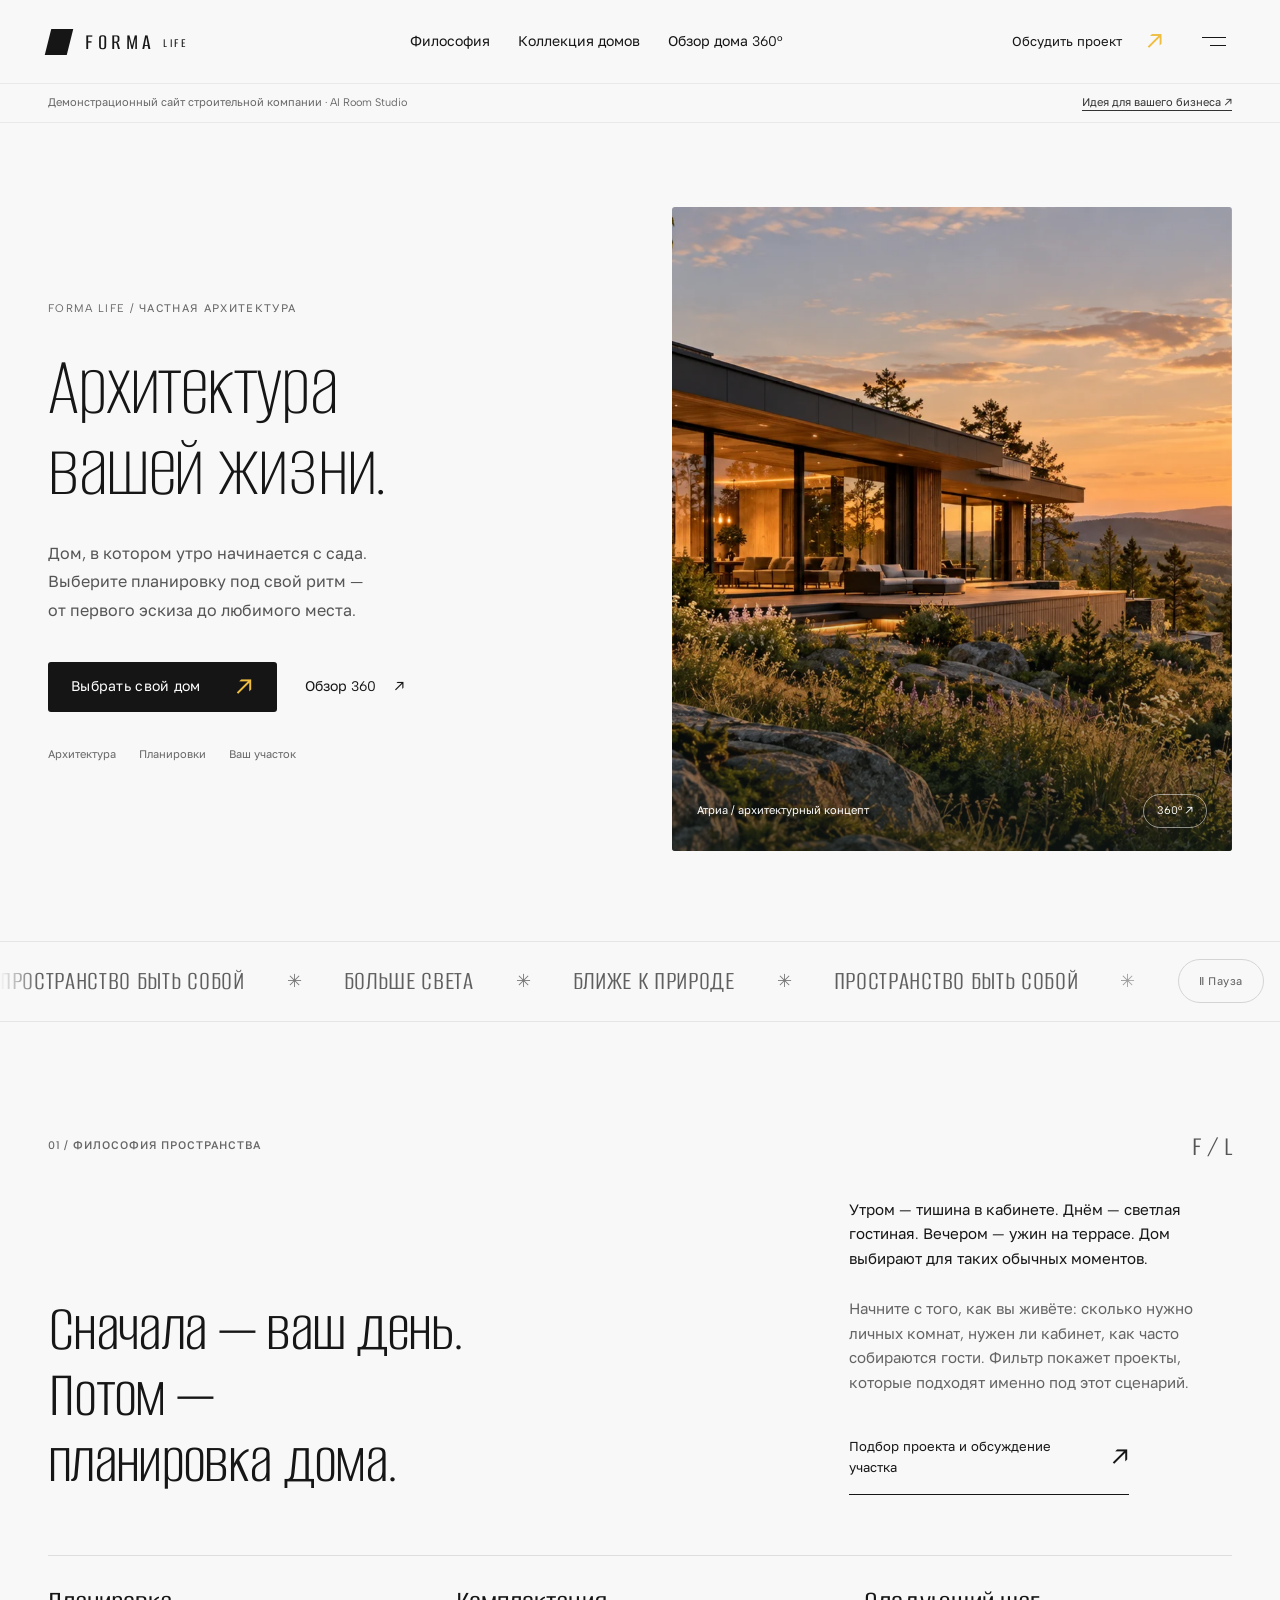
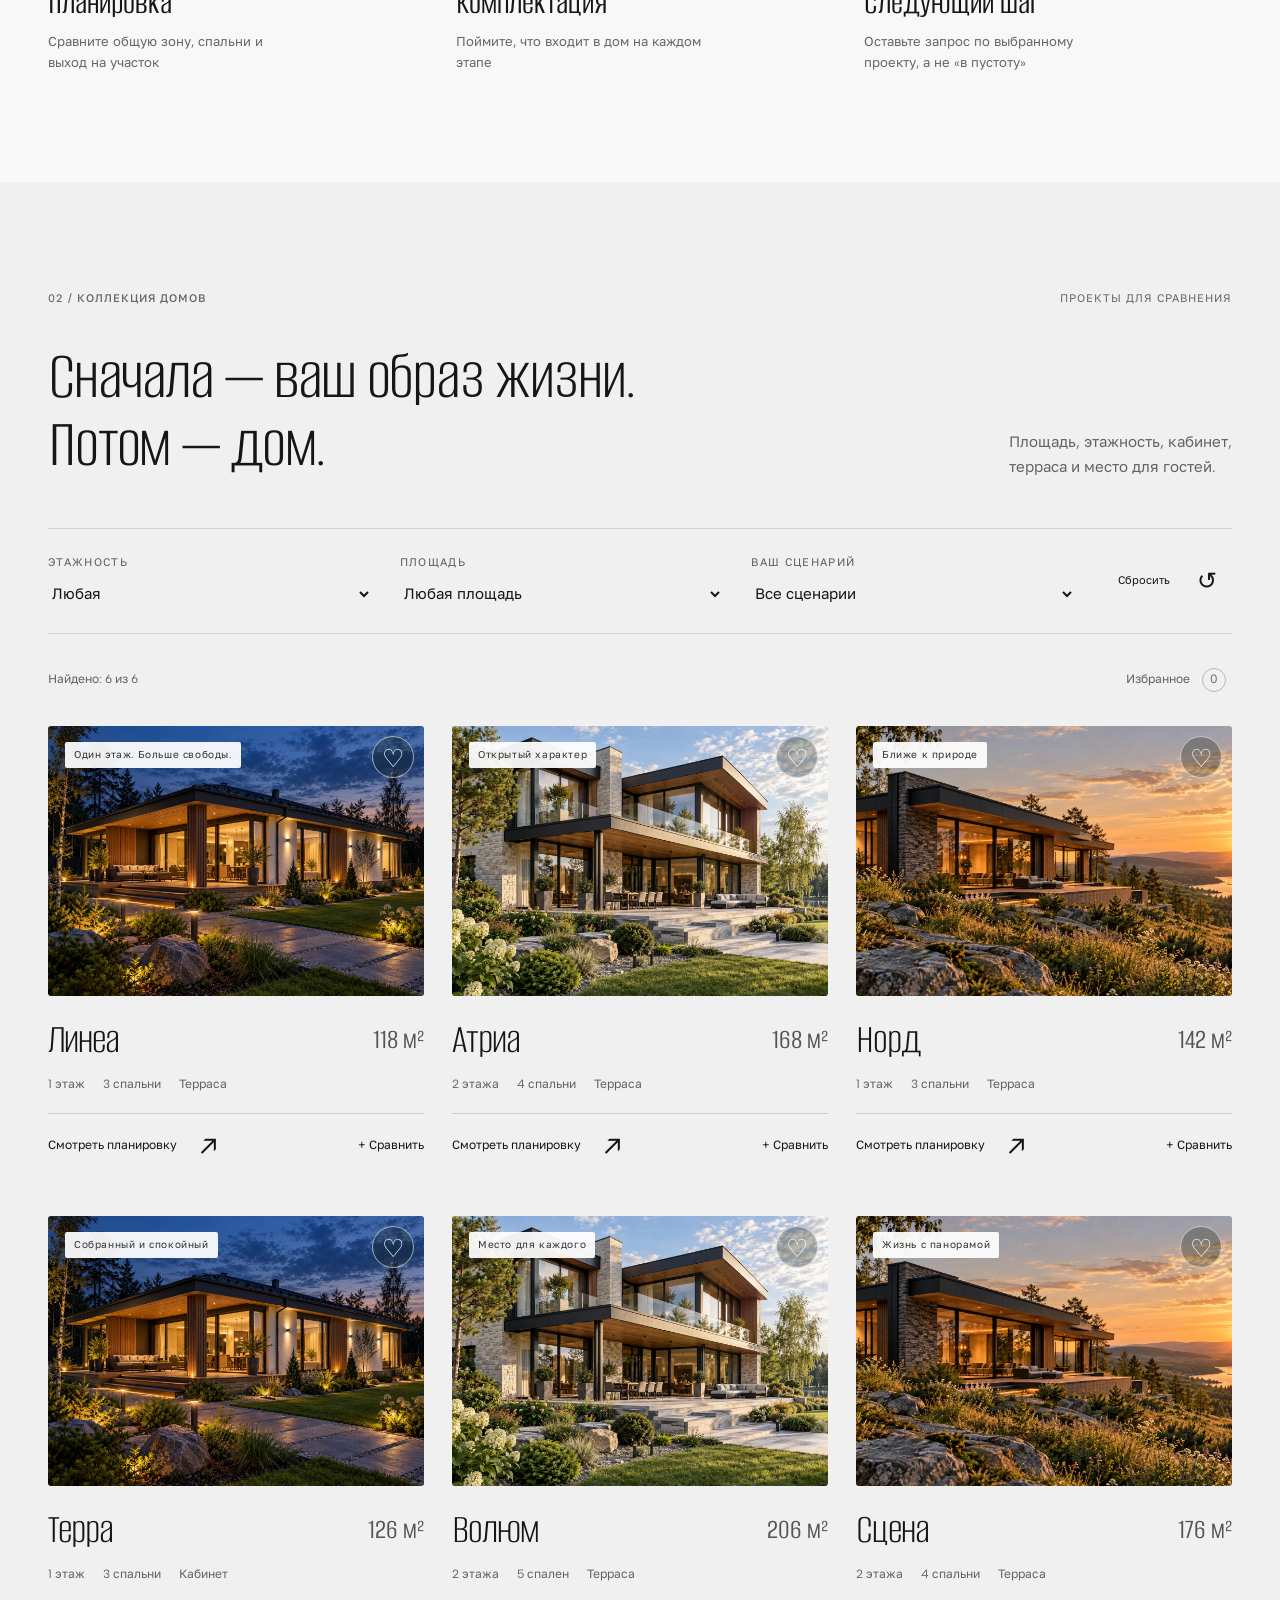
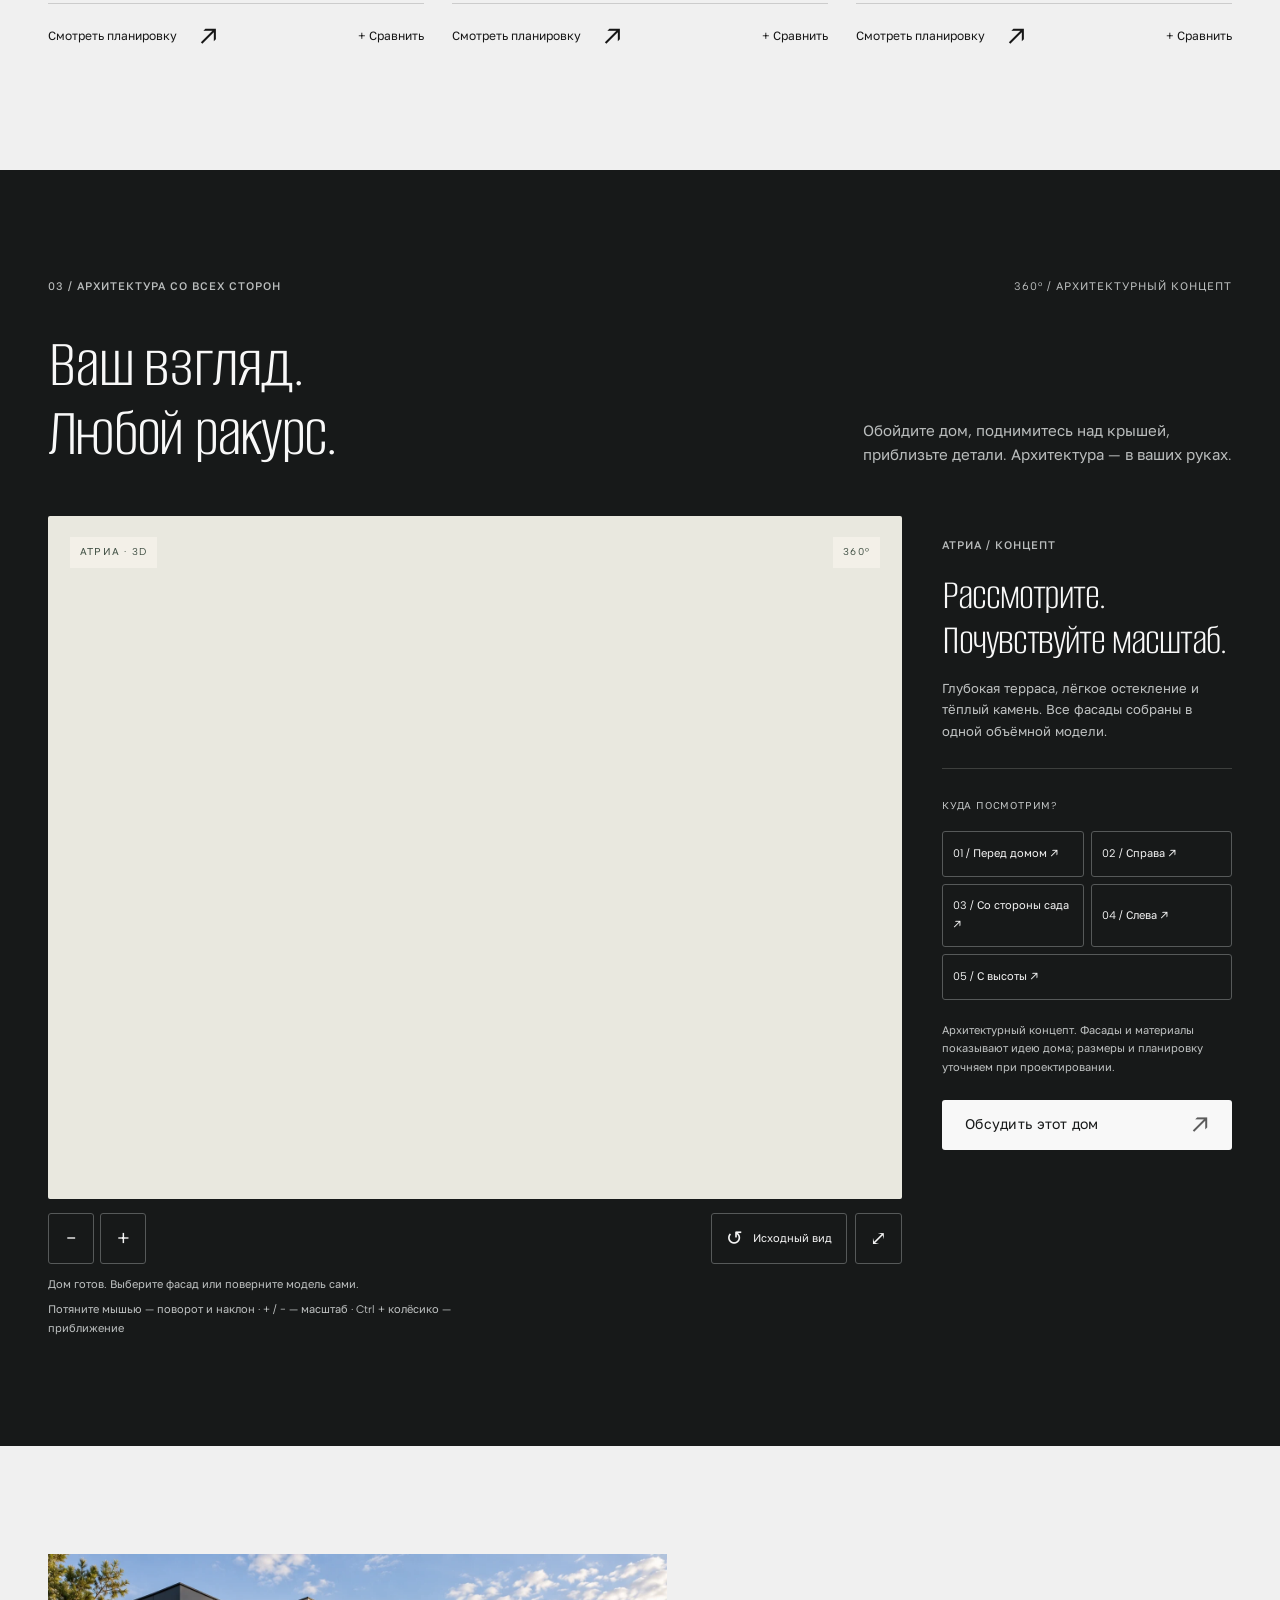
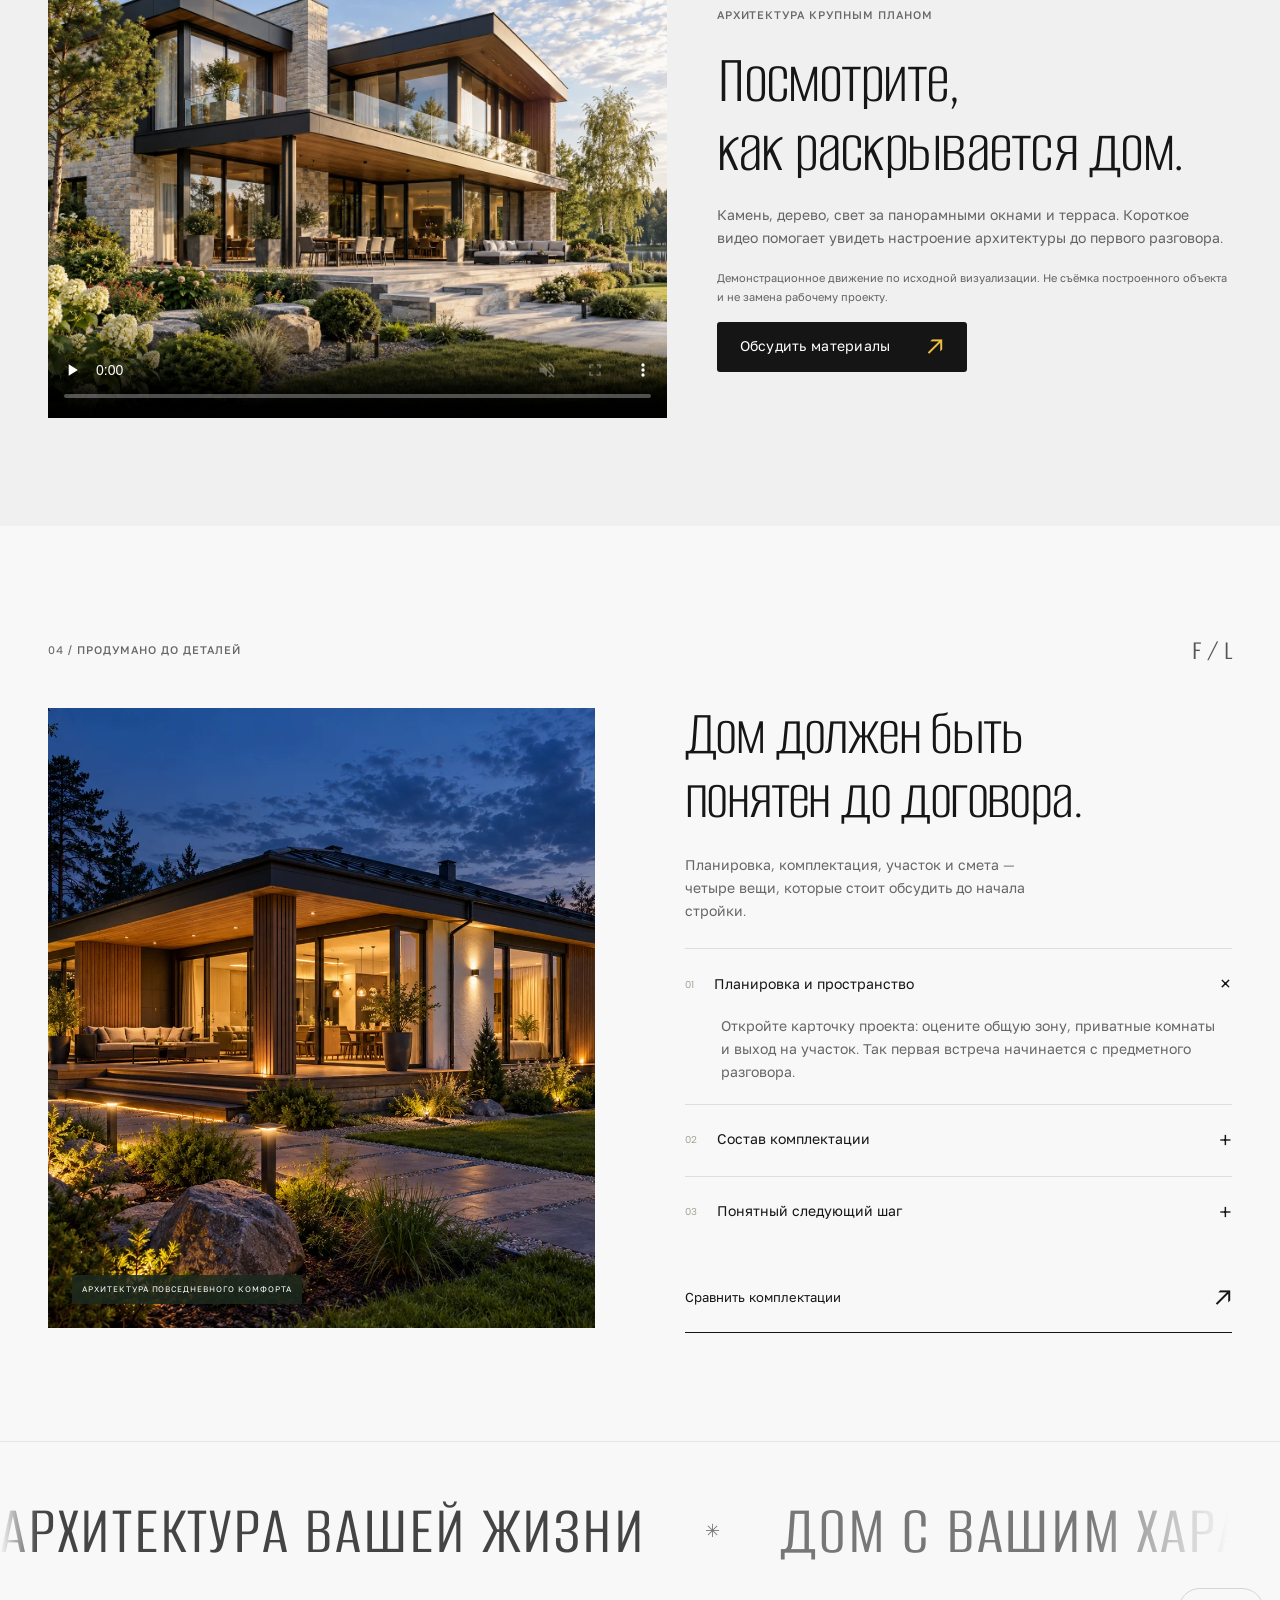
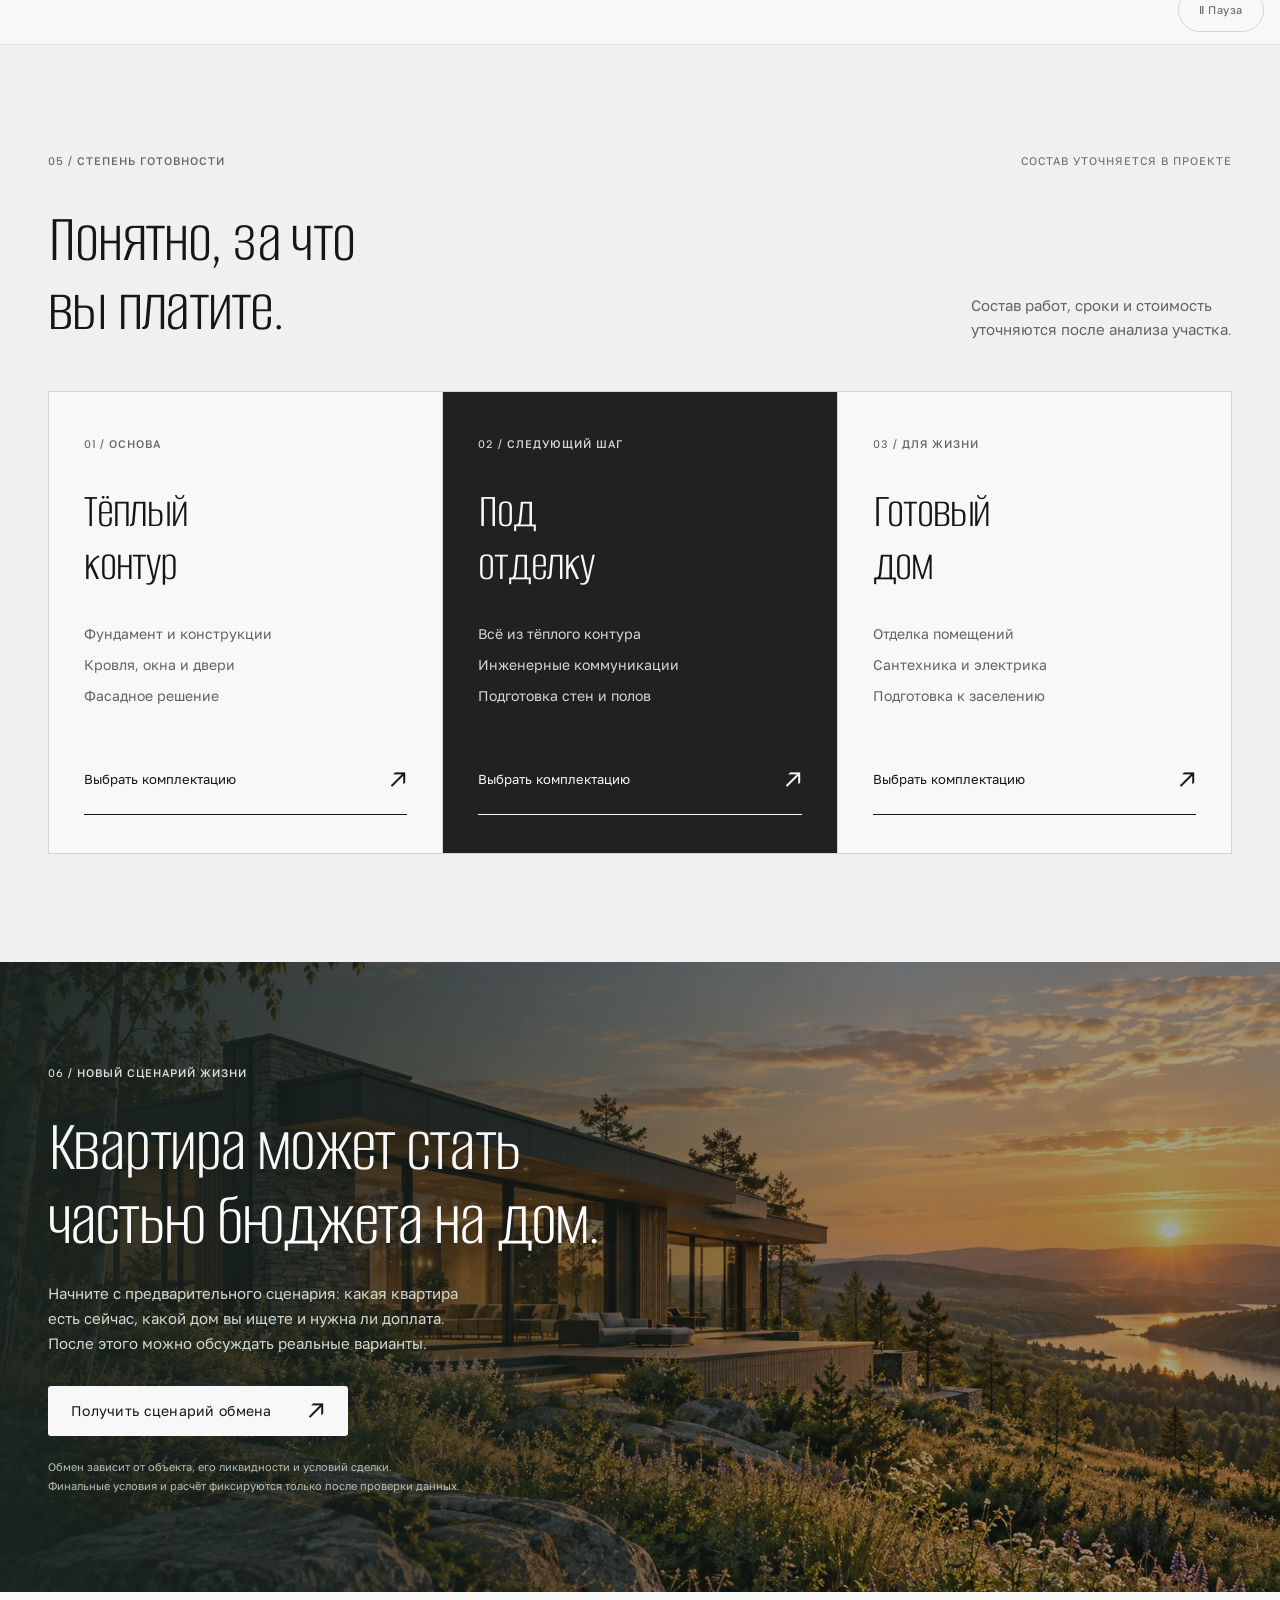
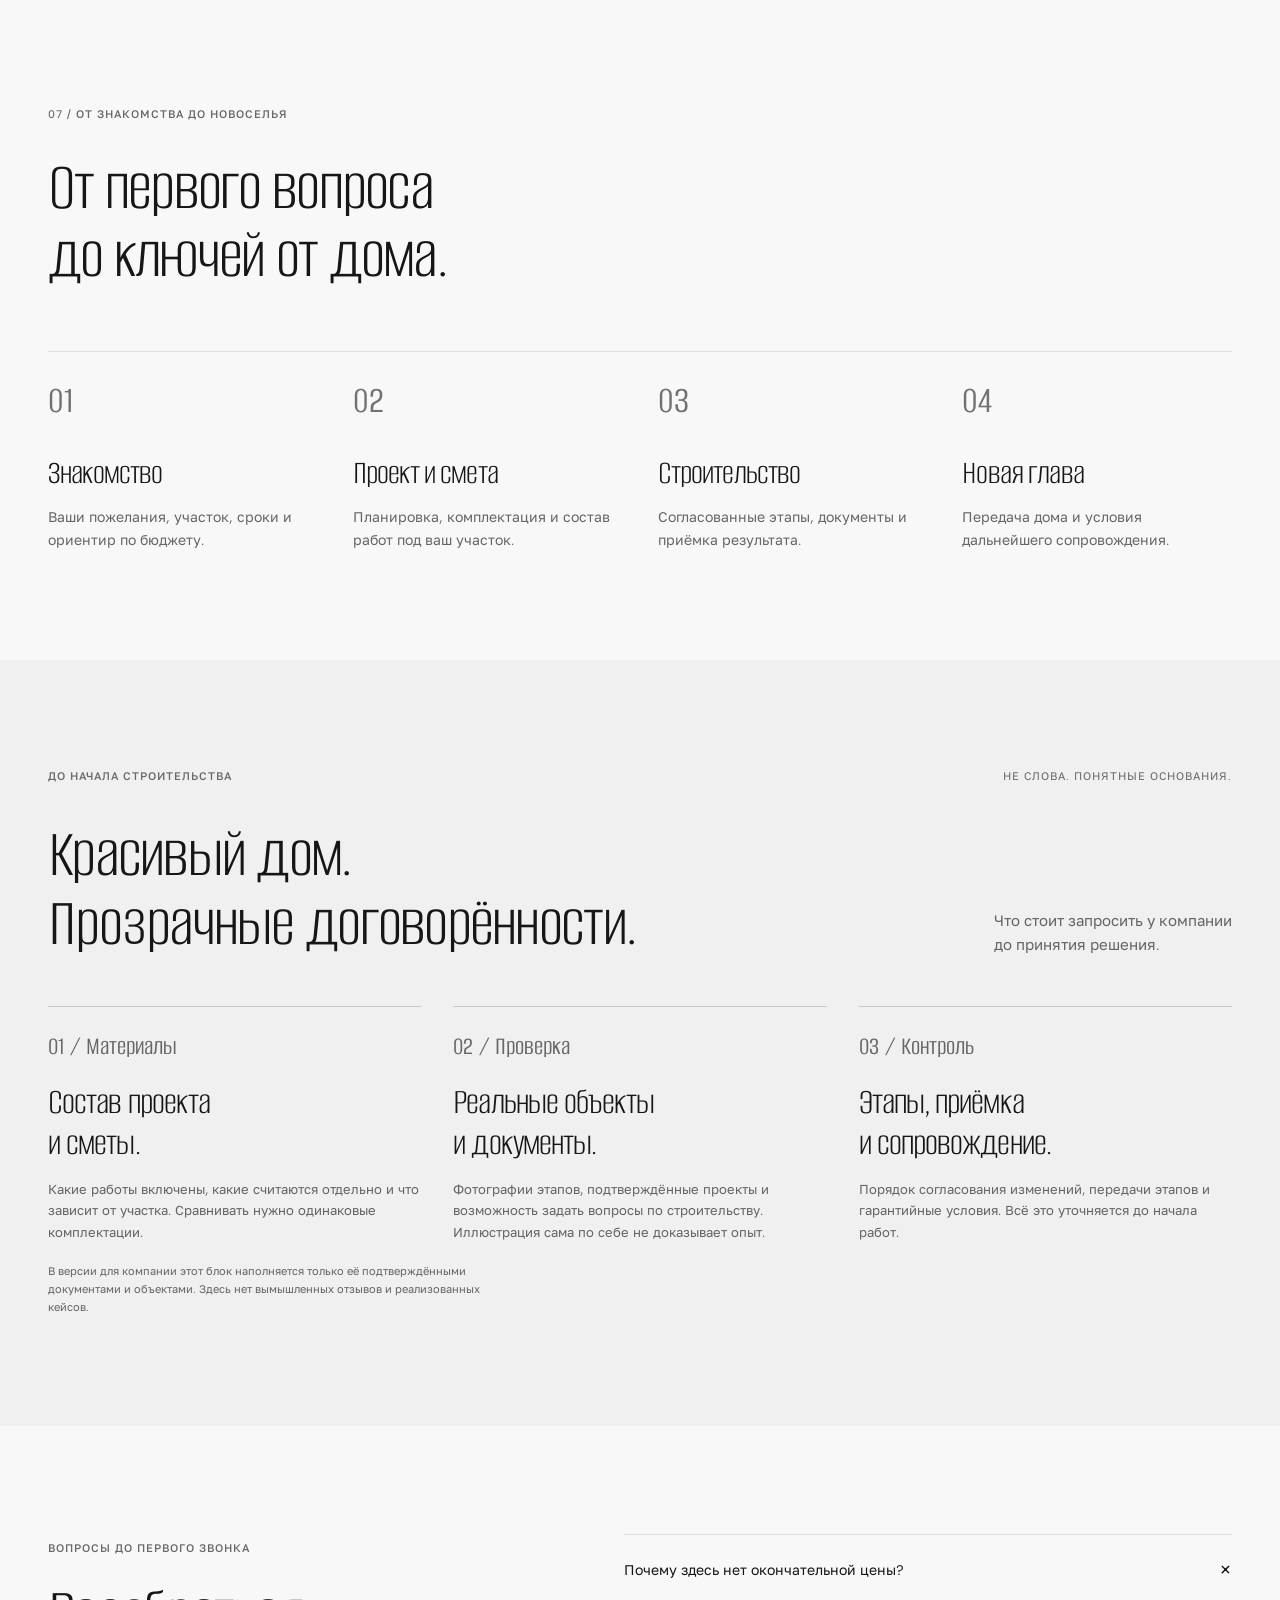
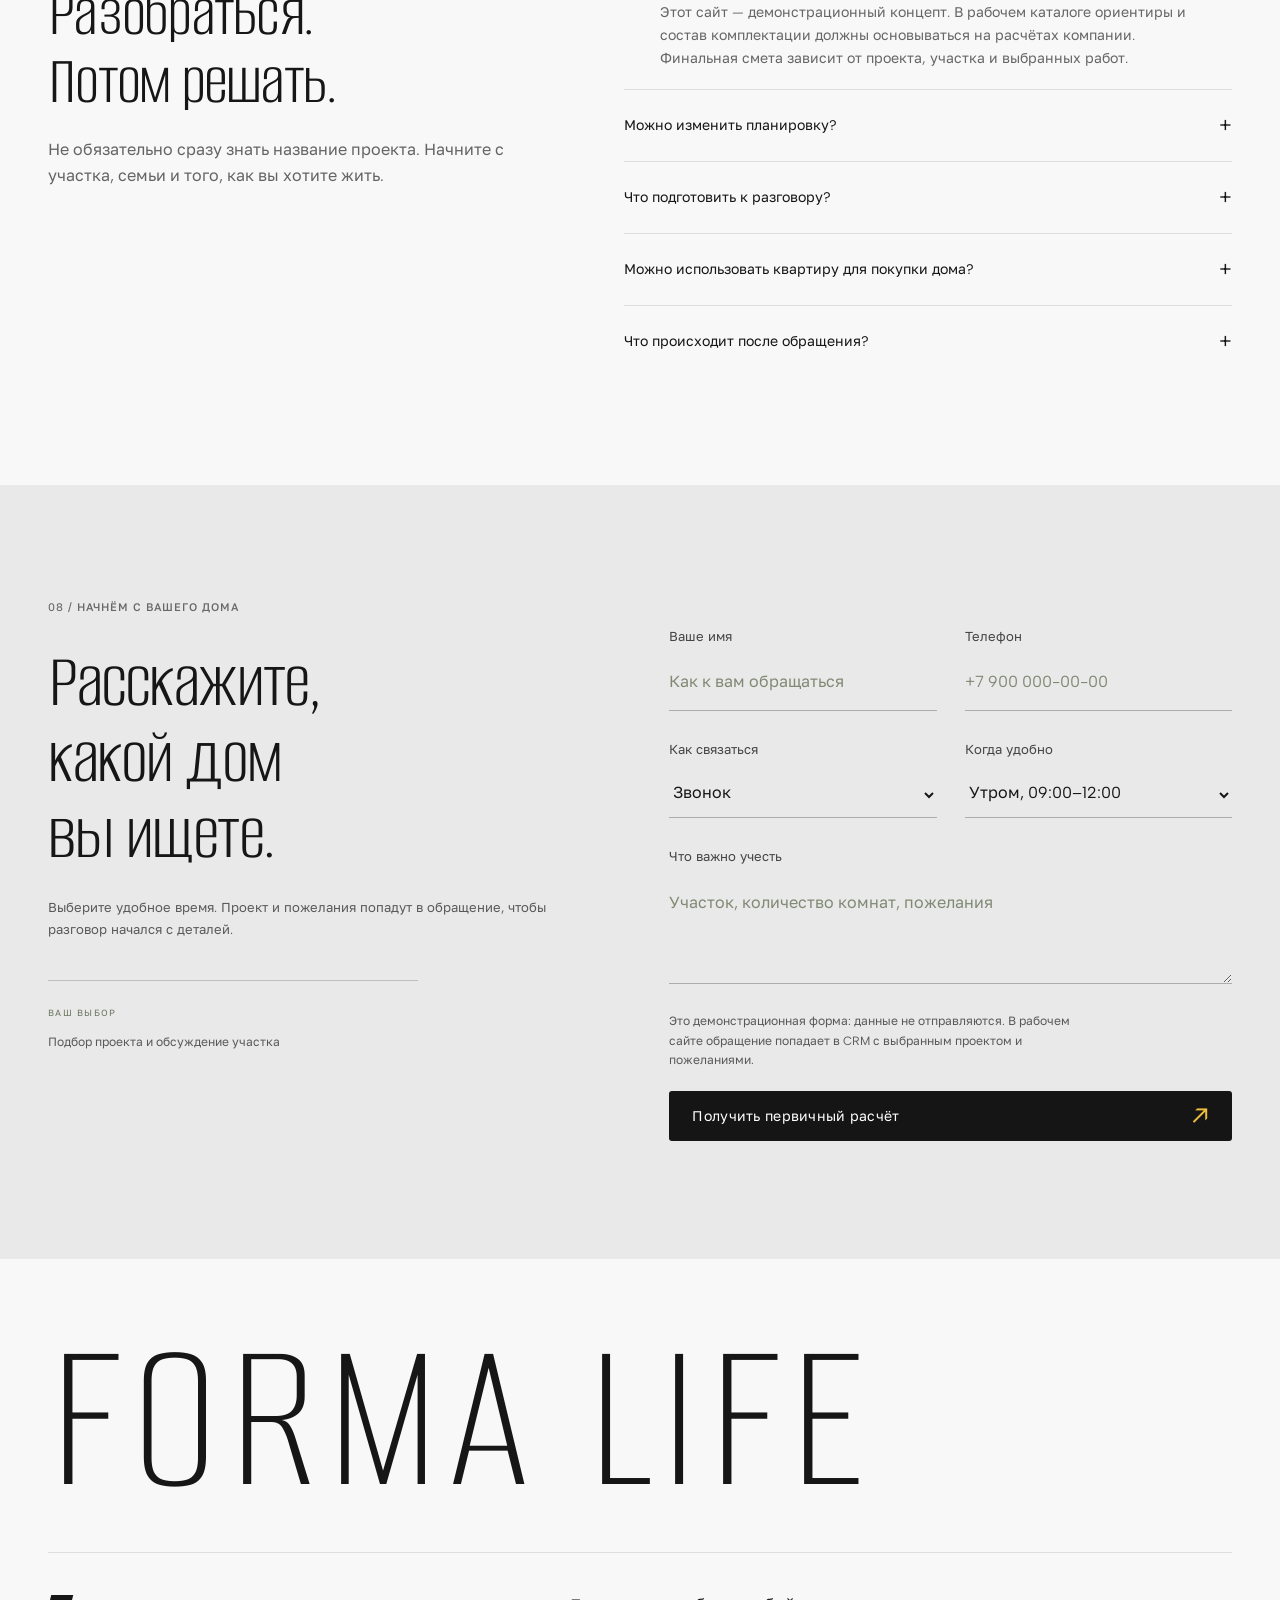
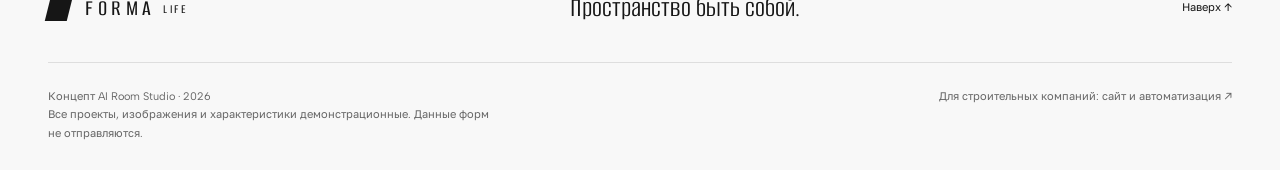
<file: atelier.html>
<!doctype html>
<html lang="ru">
<head>
  <meta charset="utf-8"><meta name="viewport" content="width=device-width, initial-scale=1">
  <script type="importmap">{"imports":{"three":"./vendor/three.module.js"}}</script>
  <meta name="description" content="FORMA LIFE — выберите дом по образу жизни, сравните комплектации и рассмотрите архитектуру со всех сторон. Демонстрационный концепт AI Room Studio.">
  <meta name="theme-color" content="#f8f8f8"><title>FORMA LIFE Atelier — архитектура вашей жизни</title>
  <meta property="og:title" content="FORMA LIFE — дом, в котором удобно жить"><meta property="og:description" content="Выберите проект, рассмотрите дом со всех сторон и определите следующий шаг. Демонстрационный концепт AI Room Studio."><meta property="og:image" content="assets/hero.webp">
  <link rel="icon" href="data:image/svg+xml,%3Csvg xmlns='http://www.w3.org/2000/svg' viewBox='0 0 64 64'%3E%3Crect width='64' height='64' fill='%23202522'/%3E%3Cpath d='M18 49V15h30v5H24v10h20v5H24v14Z' fill='%23e1a777'/%3E%3C/svg%3E">
  <link rel="preload" href="fonts/AlumniSans.ttf" as="font" type="font/ttf" crossorigin>
  <link rel="preload" href="fonts/GolosText.ttf" as="font" type="font/ttf" crossorigin>
  <link rel="stylesheet" href="style.css"><link rel="stylesheet" href="motion.css"><link rel="stylesheet" href="cinema.css?v=photoreal-1"><link rel="stylesheet" href="model-viewer.css?v=model-1"><link rel="stylesheet" href="client-concept.css?v=client-1"><script src="app.js?v=progress-1" defer></script><script src="motion.js?v=client-1" defer></script><script src="client-site.js?v=client-1" defer></script>
  <link rel="stylesheet" href="atelier.css?v=atelier-1">
</head>
<body class="atelier">
<a class="skip" href="#main">К содержанию</a>
<header class="header">
  <a class="brand" href="#" aria-label="FORMA LIFE — на главную">FORMA<span>LIFE</span></a>
  <nav class="desktop-nav" aria-label="Основная навигация"><a href="#philosophy">Философия</a><a href="#collection">Коллекция домов</a><a href="#experience">Обзор дома 360°</a></nav>
  <div class="header-actions"><button class="header-cta" data-request="Знакомство с проектом">Обсудить проект <span>↗</span></button><button class="menu-toggle" aria-label="Открыть меню" aria-controls="navDialog"><span></span><span></span></button></div>
</header>
<aside class="concept-note" aria-label="О концепте"><span>Демонстрационный сайт строительной компании · AI Room Studio</span><a href="presentation.html?v=client-1">Идея для вашего бизнеса ↗</a></aside>
<main id="main">
<section class="hero atelier-hero" aria-labelledby="hero-title">
  <div class="atelier-hero-copy">
    <span class="atelier-kicker">FORMA LIFE / Частная архитектура</span>
    <h1 id="hero-title">Архитектура<br><span>вашей жизни.</span></h1>
    <p>Дом, в котором утро начинается с сада. <br>Выберите планировку под свой ритм — <br>от первого эскиза до любимого места.</p>
    <div class="atelier-actions"><a class="btn copper" href="#collection">Выбрать свой дом <span>↗</span></a><a class="atelier-secondary" href="#experience">Обзор 360 <span>↗</span></a></div>
    <div class="atelier-index"><span>Архитектура</span><span>Планировки</span><span>Ваш участок</span></div>
  </div>
  <figure class="atelier-visual"><img class="hero-image" src="assets/hero.webp" fetchpriority="high" width="1536" height="1024" alt="Современный дом: тёплый свет, панорамное остекление и сад"><figcaption><span>Атриа / архитектурный концепт</span><a href="#experience" aria-label="Рассмотреть Атриа на 360 градусов">360° ↗</a></figcaption></figure>
</section>
<section id="philosophy" class="philosophy section wrap">
  <div class="section-intro"><span class="eyebrow">01 / Философия пространства</span><span class="section-mark">F / L</span></div>
  <div class="editorial"><h2>Сначала — ваш день.<br>Потом —<br><em>планировка дома.</em></h2><div class="editorial-copy"><p>Утром — тишина в кабинете. Днём — светлая гостиная. Вечером — ужин на террасе. Дом выбирают для таких обычных моментов.</p><p class="muted">Начните с того, как вы живёте: сколько нужно личных комнат, нужен ли кабинет, как часто собираются гости. Фильтр покажет проекты, которые подходят именно под этот сценарий.</p><a class="text-link" href="#collection">Подбор проекта и обсуждение участка <span>↗</span></a></div></div>
  <div class="values"><div><span>Планировка</span><p>Сравните общую зону, спальни и выход на участок</p></div><div><span>Комплектация</span><p>Поймите, что входит в дом на каждом этапе</p></div><div><span>Следующий шаг</span><p>Оставьте запрос по выбранному проекту, а не «в пустоту»</p></div></div>
</section>
<section id="collection" class="collection section">
  <div class="wrap"><div class="section-intro"><span class="eyebrow">02 / Коллекция домов</span><span class="small-note">ПРОЕКТЫ ДЛЯ СРАВНЕНИЯ</span></div>
  <div class="section-heading"><h2>Сначала — ваш образ жизни.<br>Потом — дом.</h2><p>Площадь, этажность, кабинет,<br>терраса и место для гостей.</p></div>
  <form class="filters" id="filterForm"><label>Этажность<select id="floorFilter"><option value="all">Любая</option><option value="1">Один этаж</option><option value="2">Два этажа</option></select></label><label>Площадь<select id="areaFilter"><option value="all">Любая площадь</option><option value="small">До 130 м²</option><option value="medium">130–180 м²</option><option value="large">От 181 м²</option></select></label><label>Ваш сценарий<select id="featureFilter"><option value="all">Все сценарии</option><option value="office">С кабинетом</option><option value="terrace">С террасой</option><option value="guest">С гостевой</option></select></label><button class="filter-reset" type="reset">Сбросить <span>↺</span></button></form>
  <div class="collection-meta"><span id="resultCount" role="status" aria-live="polite">6 проектов</span><button id="savedOnly" aria-pressed="false">Избранное <span id="savedCount">0</span></button></div>
  <div class="project-grid" id="projectGrid"></div><p id="emptyState" class="empty" hidden>Таких проектов пока нет. Измените параметры или сбросьте фильтры.</p>
  </div>
</section>
<section id="experience" class="experience section">
<div class="wrap"><div class="section-intro"><span class="eyebrow">03 / Архитектура со всех сторон</span><span class="small-note">360° / АРХИТЕКТУРНЫЙ КОНЦЕПТ</span></div>
<div class="section-heading"><h2>Ваш взгляд.<br><em>Любой ракурс.</em></h2><p>Обойдите дом, поднимитесь над крышей,<br>приблизьте детали. Архитектура — в ваших руках.</p></div>
<div class="viewer-layout"><div class="house360-area">
<div class="house360-viewport" id="house360Viewport" role="group" aria-label="Архитектурная визуализация дома Атриа">
<img src="assets/orbit-v2/frame-000.webp" loading="lazy" width="1200" height="900" alt="Концепт дома Атриа: камень, дерево, панорамное остекление и терраса">
<div class="house360-overlay" id="house360Overlay"><span class="eyebrow">АТРИА / ПРОСТРАНСТВО В ДЕТАЛЯХ</span><span class="model-loader" aria-hidden="true"></span><p id="house360Loading">3D-модель откроется, когда вы приблизитесь к ней.</p><button id="house360Retry" class="btn" hidden>Повторить загрузку</button></div>
<div class="house360-corner" aria-hidden="true"><span>АТРИА · 3D</span><span id="house360Angle">360°</span></div>
</div>
<div class="house360-controls" id="house360Controls" hidden><div class="house360-toolbar"><button id="house360Touch" aria-pressed="false">Обзор 360</button><div class="model-zoom"><button id="house360ZoomOut" aria-label="Отдалить дом">−</button><button id="house360ZoomIn" aria-label="Приблизить дом">+</button></div><button id="house360Reset" aria-label="Вернуть исходный ракурс">↺ <span>Исходный вид</span></button><button id="house360Fullscreen" aria-label="На весь экран">⤢</button></div></div>
<p class="house360-status" id="house360Status" role="status">Загрузка объёмной модели по мере просмотра страницы.</p><p class="house360-hint"><span class="desktop-hint">Потяните мышью — поворот и наклон · + / − — масштаб · Ctrl + колёсико — приближение</span><span class="mobile-hint">Нажмите «Обзор 360»: один палец — поворот, два — масштаб. «Готово» вернёт прокрутку страницы.</span></p>
</div><div class="config-panel"><span class="eyebrow">Атриа / Концепт</span><h3>Рассмотрите.<br>Почувствуйте масштаб.</h3><p>Глубокая терраса, лёгкое остекление и тёплый камень. Все фасады собраны в одной объёмной модели.</p><div class="config-group"><span>Куда посмотрим?</span><div class="house360-presets" role="group" aria-label="Фасады дома"><button data-house-view="front" aria-pressed="false">01 / Перед домом ↗</button><button data-house-view="right" aria-pressed="false">02 / Справа ↗</button><button data-house-view="back" aria-pressed="false">03 / Со стороны сада ↗</button><button data-house-view="left" aria-pressed="false">04 / Слева ↗</button><button data-house-view="top" aria-pressed="false">05 / С высоты ↗</button></div></div><p class="model-note">Архитектурный концепт. Фасады и материалы показывают идею дома; размеры и планировку уточняем при проектировании.</p><button class="btn copper" id="requestConfiguration">Обсудить этот дом <span>↗</span></button></div></div></div>
</section>
<section class="client-films section" id="films"><div class="wrap film-layout"><video id="houseFilm" controls muted playsinline preload="none" poster="assets/house-large.webp" aria-label="Архитектурное видео дома Атриа"><source src="assets/atria-approach.mp4" type="video/mp4"></video><div class="film-copy"><span class="eyebrow">Архитектура крупным планом</span><h2>Посмотрите,<br><em>как раскрывается дом.</em></h2><p>Камень, дерево, свет за панорамными окнами и терраса. Короткое видео помогает увидеть настроение архитектуры до первого разговора.</p><small>Демонстрационное движение по исходной визуализации. Не съёмка построенного объекта и не замена рабочему проекту.</small><button class="btn copper" data-request="Обсудить архитектуру и материалы">Обсудить материалы <span>↗</span></button></div></div></section>
<section class="materials section wrap" id="details"><div class="section-intro"><span class="eyebrow">04 / Продумано до деталей</span><span class="section-mark">F / L</span></div><div class="material-layout"><div class="material-photo"><img src="assets/house-compact.webp" loading="lazy" alt="Одноэтажный дом с натуральной отделкой и камерной террасой"><span>АРХИТЕКТУРА ПОВСЕДНЕВНОГО КОМФОРТА</span></div><div class="material-copy"><h2>Дом должен быть<br><em>понятен до договора.</em></h2><p>Планировка, комплектация, участок и смета — четыре вещи, которые стоит обсудить до начала стройки.</p><div class="detail-list"><details open><summary><span>01</span> Планировка и пространство <b>+</b></summary><p>Откройте карточку проекта: оцените общую зону, приватные комнаты и выход на участок. Так первая встреча начинается с предметного разговора.</p></details><details><summary><span>02</span> Состав комплектации <b>+</b></summary><p>Сравните три уровня готовности. После выбора проекта и анализа участка компания фиксирует состав работ, сроки и стоимость в смете.</p></details><details><summary><span>03</span> Понятный следующий шаг <b>+</b></summary><p>Заявка содержит выбранный проект, комплектацию и ваши пожелания. Специалист видит контекст до звонка, поэтому вам не нужно повторять вводные.</p></details></div><a href="#packages" class="text-link">Сравнить комплектации <span>↗</span></a></div></div></section>
<section id="packages" class="packages section"><div class="wrap"><div class="section-intro"><span class="eyebrow">05 / Степень готовности</span><span class="small-note">Состав уточняется в проекте</span></div><div class="section-heading"><h2>Понятно, за что<br>вы платите.</h2><p>Состав работ, сроки и стоимость<br>уточняются после анализа участка.</p></div><div class="package-grid"><article><span class="eyebrow">01 / Основа</span><h3>Тёплый<br>контур</h3><ul><li>Фундамент и конструкции</li><li>Кровля, окна и двери</li><li>Фасадное решение</li></ul><button data-package="Тёплый контур" class="text-link">Выбрать комплектацию <span>↗</span></button></article><article class="package-highlight"><span class="eyebrow">02 / Следующий шаг</span><h3>Под<br>отделку</h3><ul><li>Всё из тёплого контура</li><li>Инженерные коммуникации</li><li>Подготовка стен и полов</li></ul><button data-package="Под отделку" class="text-link">Выбрать комплектацию <span>↗</span></button></article><article><span class="eyebrow">03 / Для жизни</span><h3>Готовый<br>дом</h3><ul><li>Отделка помещений</li><li>Сантехника и электрика</li><li>Подготовка к заселению</li></ul><button data-package="Готовый дом" class="text-link">Выбрать комплектацию <span>↗</span></button></article></div></div></section>
<section id="exchange" class="exchange"><img src="assets/hero.webp" loading="lazy" alt="Панорамный вид загородного дома с садом"><div class="exchange-copy"><span class="eyebrow light">06 / Новый сценарий жизни</span><h2>Квартира может стать<br><em>частью бюджета на дом.</em></h2><p>Начните с предварительного сценария: какая квартира есть сейчас, какой дом вы ищете и нужна ли доплата. После этого можно обсуждать реальные варианты.</p><button class="btn ivory" data-request="Обмен квартиры на дом">Получить сценарий обмена <span>↗</span></button><small>Обмен зависит от объекта, его ликвидности и условий сделки.<br>Финальные условия и расчёт фиксируются только после проверки данных.</small></div></section>
<section id="journey" class="journey section wrap"><span class="eyebrow">07 / От знакомства до новоселья</span><h2>От первого вопроса<br><em>до ключей от дома.</em></h2><div class="journey-grid"><article><span>01</span><h3>Знакомство</h3><p>Ваши пожелания, участок, сроки и ориентир по бюджету.</p></article><article><span>02</span><h3>Проект и смета</h3><p>Планировка, комплектация и состав работ под ваш участок.</p></article><article><span>03</span><h3>Строительство</h3><p>Согласованные этапы, документы и приёмка результата.</p></article><article><span>04</span><h3>Новая глава</h3><p>Передача дома и условия дальнейшего сопровождения.</p></article></div></section>
<section class="confidence section" id="confidence"><div class="wrap"><div class="section-intro"><span class="eyebrow">До начала строительства</span><span class="small-note">Не слова. Понятные основания.</span></div><div class="section-heading"><h2>Красивый дом.<br><em>Прозрачные договорённости.</em></h2><p>Что стоит запросить у компании<br>до принятия решения.</p></div><div class="confidence-grid"><article><span>01 / Материалы</span><h3>Состав проекта<br>и сметы.</h3><p>Какие работы включены, какие считаются отдельно и что зависит от участка. Сравнивать нужно одинаковые комплектации.</p></article><article><span>02 / Проверка</span><h3>Реальные объекты<br>и документы.</h3><p>Фотографии этапов, подтверждённые проекты и возможность задать вопросы по строительству. Иллюстрация сама по себе не доказывает опыт.</p></article><article><span>03 / Контроль</span><h3>Этапы, приёмка<br>и сопровождение.</h3><p>Порядок согласования изменений, передачи этапов и гарантийные условия. Всё это уточняется до начала работ.</p></article></div><p class="present-label">В версии для компании этот блок наполняется только её подтверждёнными документами и объектами. Здесь нет вымышленных отзывов и реализованных кейсов.</p></div></section>
<section class="section wrap" id="faq"><div class="faq-layout"><div><span class="eyebrow">Вопросы до первого звонка</span><h2>Разобраться.<br><em>Потом решать.</em></h2><p class="muted">Не обязательно сразу знать название проекта. Начните с участка, семьи и того, как вы хотите жить.</p></div><div class="detail-list"><details open><summary>Почему здесь нет окончательной цены?<b>+</b></summary><p>Этот сайт — демонстрационный концепт. В рабочем каталоге ориентиры и состав комплектации должны основываться на расчётах компании. Финальная смета зависит от проекта, участка и выбранных работ.</p></details><details><summary>Можно изменить планировку?<b>+</b></summary><p>Возможность изменений обсуждается с архитектором с учётом конструкций и участка. Схемы в этом концепте показывают сценарий пространства, а не рабочие чертежи.</p></details><details><summary>Что подготовить к разговору?<b>+</b></summary><p>Если участок уже есть — его расположение и доступные сведения. Также полезны пожелания по площади, спальням, срокам и уровню готовности. Можно начать и с предварительного подбора.</p></details><details><summary>Можно использовать квартиру для покупки дома?<b>+</b></summary><p>Такой сценарий обсуждается только с компанией, которая оказывает соответствующую услугу. Возможность сделки, оценка квартиры и доплата проверяются отдельно. Концепт не обещает одобренный обмен.</p></details><details><summary>Что происходит после обращения?<b>+</b></summary><p>В этом концепте данные не отправляются. На рабочем сайте выбранный проект и пожелания передаются в карточку обращения; ответственному специалисту назначается следующий шаг.</p><a class="text-link" href="presentation.html?v=client-1#automation">Посмотреть демонстрацию обработки <span>↗</span></a></details></div></div></section>
<section id="contact" class="contact section"><div class="wrap contact-layout"><div><span class="eyebrow">08 / Начнём с вашего дома</span><h2>Расскажите,<br>какой дом<br><em>вы ищете.</em></h2><p>Выберите удобное время. Проект и пожелания попадут в обращение, чтобы разговор начался с деталей.</p><div class="selection-context"><span>ВАШ ВЫБОР</span><p id="selectionText">Подбор проекта и обсуждение участка</p></div></div><form id="leadForm" class="contact-form"><div class="form-row"><label>Ваше имя<input name="name" autocomplete="given-name" required maxlength="70" placeholder="Как к вам обращаться"></label><label id="contactLabel">Телефон<input name="contact" autocomplete="tel" inputmode="tel" required maxlength="80" placeholder="+7 900 000-00-00"></label></div><div class="form-row"><label>Как связаться<select name="channel" id="channel"><option>Звонок</option><option>MAX</option><option>Telegram</option></select></label><label>Когда удобно<select name="time"><option>Утром, 09:00–12:00</option><option>Днём, 12:00–17:00</option><option>Вечером, 17:00–20:00</option></select></label></div><label>Что важно учесть<textarea name="comment" rows="3" maxlength="1000" placeholder="Участок, количество комнат, пожелания"></textarea></label><p class="form-notice">Это демонстрационная форма: данные не отправляются. В рабочем сайте обращение попадает в CRM с выбранным проектом и пожеланиями.</p><button class="btn copper" type="submit">Получить первичный расчёт <span>↗</span></button><p class="form-error" id="formError" role="alert"></p><div id="leadResult" class="lead-result" role="status" hidden></div></form></div></section>
</main>
<footer class="footer wrap"><div class="atelier-signature" aria-hidden="true">FORMA LIFE</div><div class="footer-top"><a class="brand" href="#">FORMA<span>LIFE</span></a><p>Пространство быть собой.</p><a href="#main">Наверх ↑</a></div><div class="footer-bottom"><p>Концепт AI Room Studio · 2026<br>Все проекты, изображения и характеристики демонстрационные. Данные форм не отправляются.</p><a href="presentation.html?v=client-1">Для строительных компаний: сайт и автоматизация ↗</a></div></footer>
<div class="compare-bar" id="compareBar" hidden><span>Сравнение <b id="compareCount">0</b></span><button id="openCompare">Сравнить проекты ↗</button><button id="clearCompare" aria-label="Очистить сравнение">×</button></div>
<dialog id="navDialog" class="nav-dialog"><button class="close" data-close aria-label="Закрыть меню">×</button><span class="eyebrow">FORMA / LIFE</span><nav aria-label="Мобильное меню"><a href="#philosophy">Философия</a><a href="#collection">Коллекция домов</a><a href="#experience">Обзор дома 360°</a><a href="#packages">Комплектации</a><a href="#contact">Обсудить проект</a></nav></dialog>
<dialog id="projectDialog" class="project-dialog"><button class="close" data-close aria-label="Закрыть карточку">×</button><div id="projectContent"></div></dialog>
<dialog id="compareDialog" class="compare-dialog"><button class="close" data-close aria-label="Закрыть сравнение">×</button><span class="eyebrow">Ваш короткий список</span><h2>Сравните важное.</h2><div id="comparison"></div></dialog>
<div class="toast" role="status" aria-live="polite" id="toast"></div>
</body>
</html>
</file>
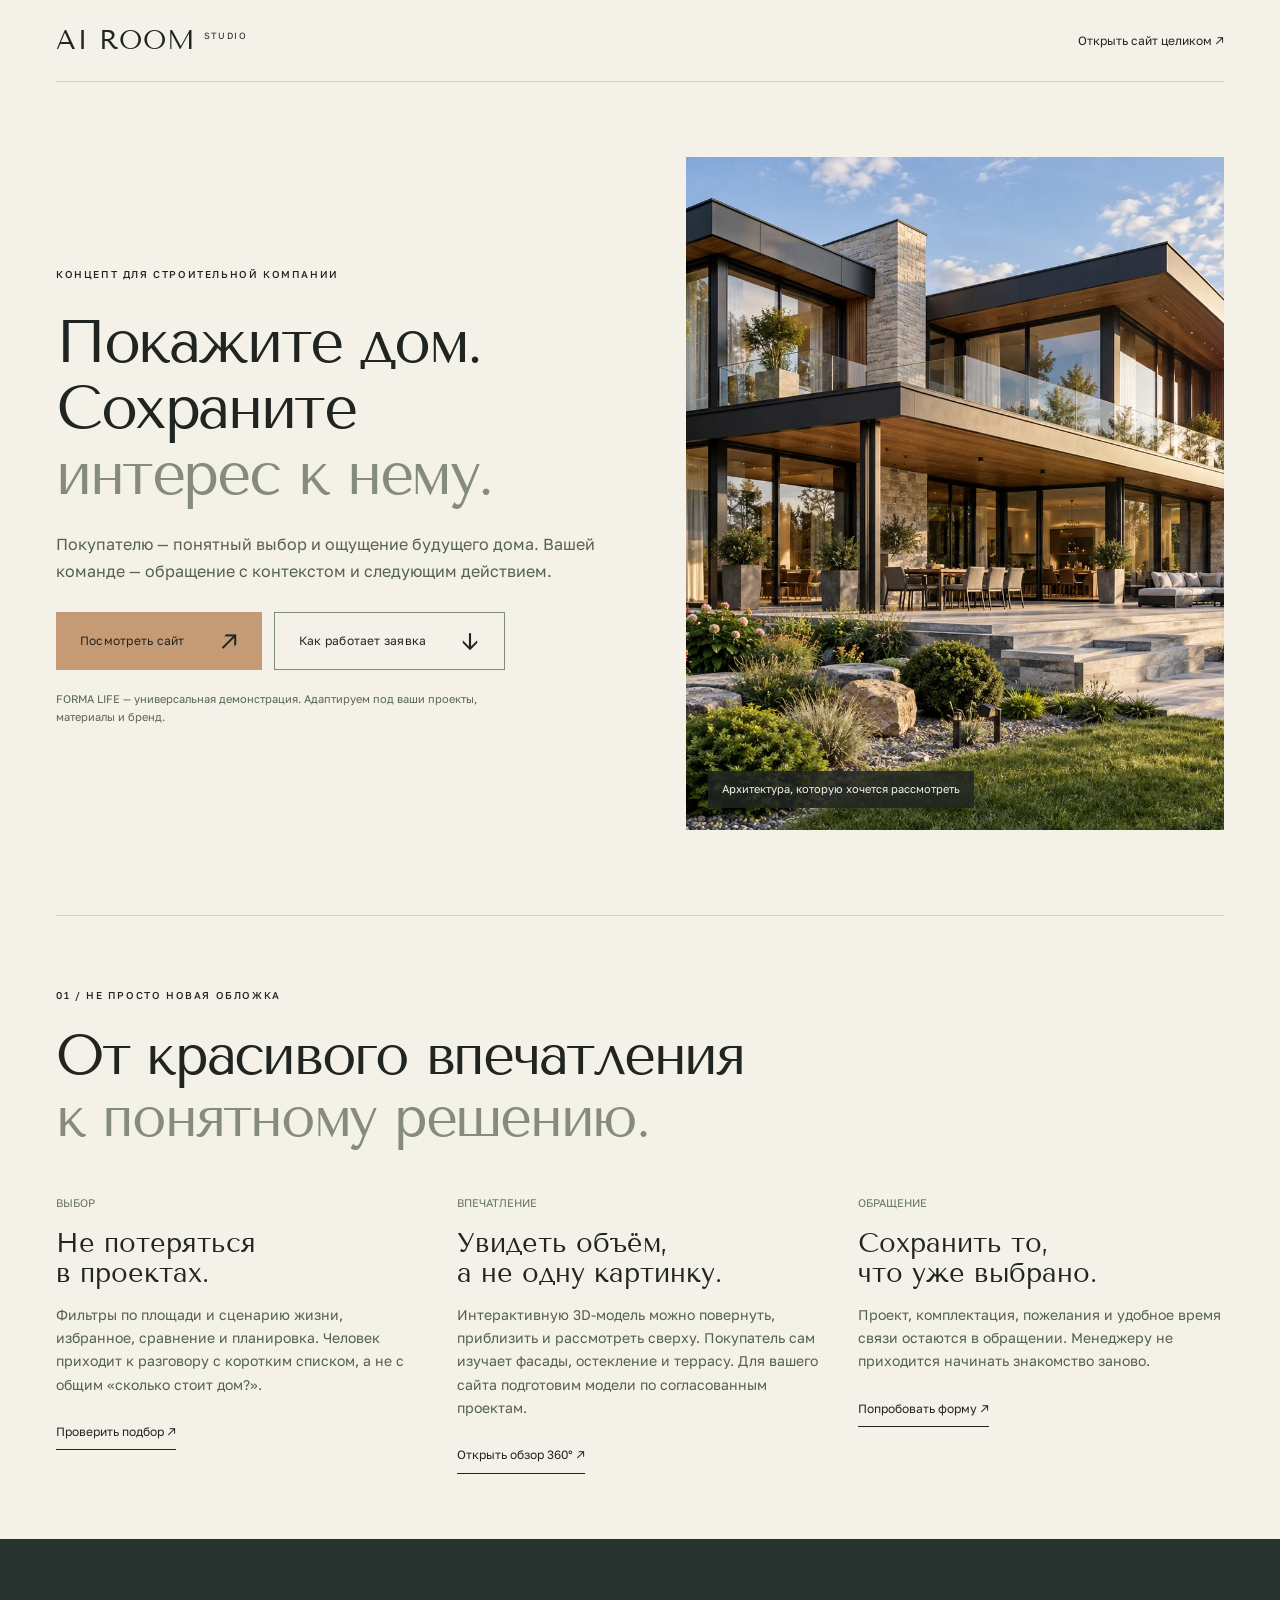
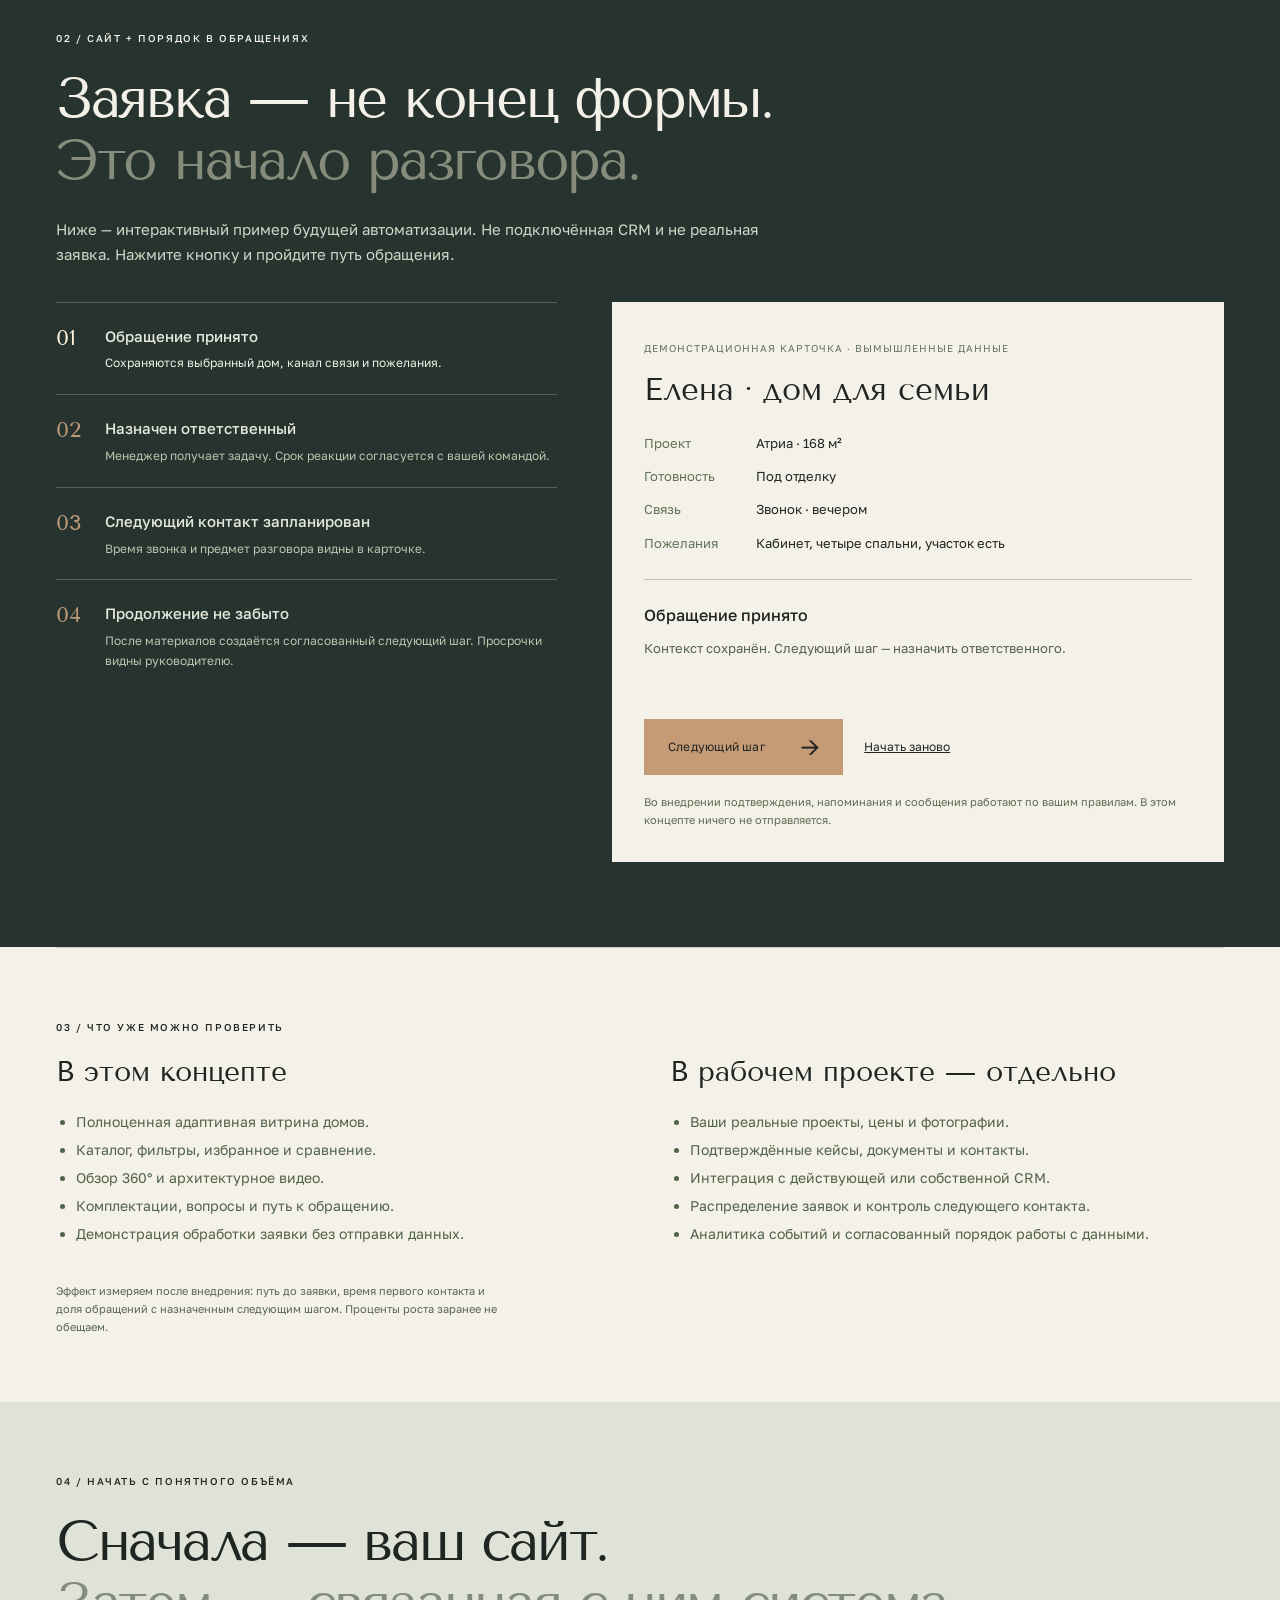
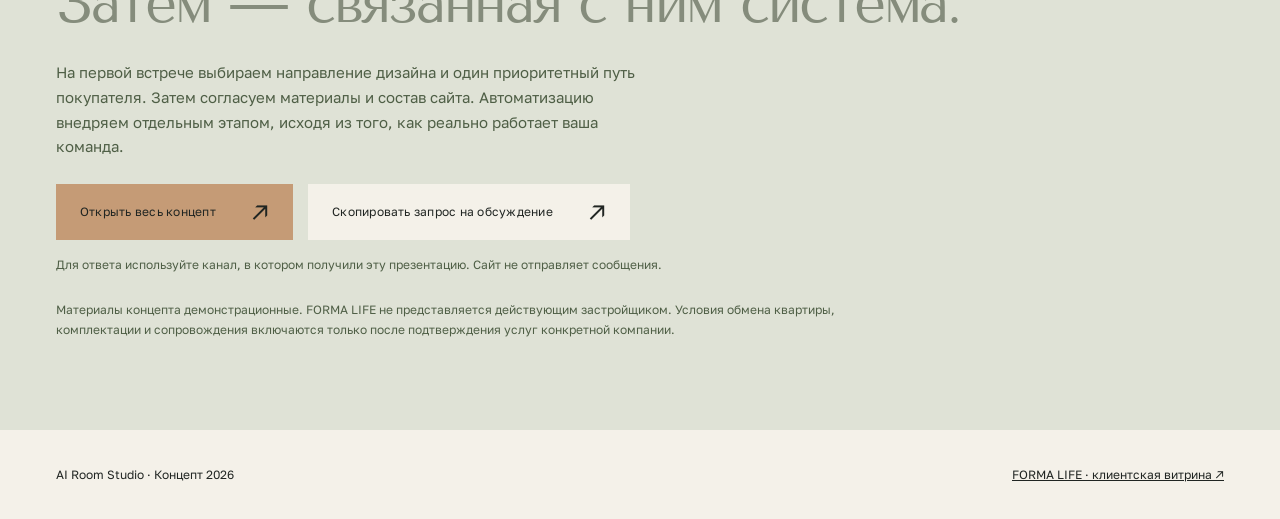
<file: presentation.html>
<!doctype html>
<html lang="ru"><head><meta charset="utf-8"><meta name="viewport" content="width=device-width,initial-scale=1"><meta name="description" content="Концепт сайта строительной компании: современная витрина домов, обзор 360° и понятный путь от обращения к следующему разговору."><meta name="theme-color" content="#26332e"><meta property="og:title" content="Дом становится понятнее. Обращение — предметнее."><meta property="og:description" content="Посмотрите концепт строительного сайта и демонстрацию обработки заявки."><meta property="og:image" content="assets/hero.webp"><title>Концепт для строительной компании — AI Room Studio</title><link rel="stylesheet" href="style.css"><link rel="stylesheet" href="client-concept.css?v=client-1"><script src="presentation.js?v=client-1" defer></script></head>
<body class="presentation"><a class="skip" href="#proposal">К презентации</a>
<div class="wrap"><nav class="present-nav" aria-label="Навигация презентации"><a class="brand" href="presentation.html">AI ROOM<span>STUDIO</span></a><a href="index.html?v=client-1">Открыть сайт целиком ↗</a></nav>
<main id="proposal"><section class="present-hero"><div><span class="eyebrow">Концепт для строительной компании</span><h1>Покажите дом.<br>Сохраните<br><em>интерес к нему.</em></h1><p class="intro">Покупателю — понятный выбор и ощущение будущего дома. Вашей команде — обращение с контекстом и следующим действием.</p><div class="present-actions"><a class="btn copper" href="index.html?v=client-1">Посмотреть сайт <span>↗</span></a><a class="btn secondary" href="#automation">Как работает заявка <span>↓</span></a></div><p class="present-label">FORMA LIFE — универсальная демонстрация. Адаптируем под ваши проекты, материалы и бренд.</p></div><div class="present-image"><img src="assets/house-large.webp" alt="Демонстрационный двухэтажный дом с террасой и панорамным остеклением" fetchpriority="high"><span>Архитектура, которую хочется рассмотреть</span></div></section>
<section class="feature-story" id="value"><span class="eyebrow">01 / Не просто новая обложка</span><h2>От красивого впечатления<br><em>к понятному решению.</em></h2><div class="feature-columns"><article><span>ВЫБОР</span><h3>Не потеряться<br>в проектах.</h3><p>Фильтры по площади и сценарию жизни, избранное, сравнение и планировка. Человек приходит к разговору с коротким списком, а не с общим «сколько стоит дом?».</p><a href="index.html?v=client-1#collection">Проверить подбор ↗</a></article><article><span>ВПЕЧАТЛЕНИЕ</span><h3>Увидеть объём,<br>а не одну картинку.</h3><p>Интерактивную 3D-модель можно повернуть, приблизить и рассмотреть сверху. Покупатель сам изучает фасады, остекление и террасу. Для вашего сайта подготовим модели по согласованным проектам.</p><a href="index.html?v=model-1#experience">Открыть обзор 360° ↗</a></article><article><span>ОБРАЩЕНИЕ</span><h3>Сохранить то,<br>что уже выбрано.</h3><p>Проект, комплектация, пожелания и удобное время связи остаются в обращении. Менеджеру не приходится начинать знакомство заново.</p><a href="index.html?v=client-1#contact">Попробовать форму ↗</a></article></div></section></main></div>
<section class="automation" id="automation"><div class="wrap"><span class="eyebrow">02 / Сайт + порядок в обращениях</span><h2>Заявка — не конец формы.<br><em>Это начало разговора.</em></h2><p class="intro">Ниже — интерактивный пример будущей автоматизации. Не подключённая CRM и не реальная заявка. Нажмите кнопку и пройдите путь обращения.</p><div class="crm-layout"><ol class="crm-steps" id="crmSteps"><li aria-current="step"><div><strong>Обращение принято</strong><p>Сохраняются выбранный дом, канал связи и пожелания.</p></div></li><li><div><strong>Назначен ответственный</strong><p>Менеджер получает задачу. Срок реакции согласуется с вашей командой.</p></div></li><li><div><strong>Следующий контакт запланирован</strong><p>Время звонка и предмет разговора видны в карточке.</p></div></li><li><div><strong>Продолжение не забыто</strong><p>После материалов создаётся согласованный следующий шаг. Просрочки видны руководителю.</p></div></li></ol><article class="crm-card"><span class="demo-label">Демонстрационная карточка · вымышленные данные</span><h3>Елена · дом для семьи</h3><dl><dt>Проект</dt><dd>Атриа · 168 м²</dd><dt>Готовность</dt><dd>Под отделку</dd><dt>Связь</dt><dd>Звонок · вечером</dd><dt>Пожелания</dt><dd>Кабинет, четыре спальни, участок есть</dd></dl><div class="crm-state" id="crmState" role="status" aria-live="polite"><h4>Обращение принято</h4><p>Контекст сохранён. Следующий шаг — назначить ответственного.</p></div><div class="crm-actions"><button class="btn copper" id="crmNext" type="button">Следующий шаг <span>→</span></button><button id="crmReset" type="button">Начать заново</button></div><small>Во внедрении подтверждения, напоминания и сообщения работают по вашим правилам. В этом концепте ничего не отправляется.</small></article></div></div></section>
<div class="wrap"><section class="feature-story" id="scope"><span class="eyebrow">03 / Что уже можно проверить</span><div class="scope-grid"><div><h3>В этом концепте</h3><ul><li>Полноценная адаптивная витрина домов.</li><li>Каталог, фильтры, избранное и сравнение.</li><li>Обзор 360° и архитектурное видео.</li><li>Комплектации, вопросы и путь к обращению.</li><li>Демонстрация обработки заявки без отправки данных.</li></ul></div><div><h3>В рабочем проекте — отдельно</h3><ul><li>Ваши реальные проекты, цены и фотографии.</li><li>Подтверждённые кейсы, документы и контакты.</li><li>Интеграция с действующей или собственной CRM.</li><li>Распределение заявок и контроль следующего контакта.</li><li>Аналитика событий и согласованный порядок работы с данными.</li></ul></div></div><p class="present-label">Эффект измеряем после внедрения: путь до заявки, время первого контакта и доля обращений с назначенным следующим шагом. Проценты роста заранее не обещаем.</p></section></div>
<section class="handoff" id="next"><div class="wrap"><span class="eyebrow">04 / Начать с понятного объёма</span><h2>Сначала — ваш сайт.<br><em>Затем — связанная с ним система.</em></h2><p>На первой встрече выбираем направление дизайна и один приоритетный путь покупателя. Затем согласуем материалы и состав сайта. Автоматизацию внедряем отдельным этапом, исходя из того, как реально работает ваша команда.</p><a class="btn copper" href="index.html?v=client-1">Открыть весь концепт <span>↗</span></a><button class="btn ivory" id="copyDiscussion" type="button">Скопировать запрос на обсуждение <span>↗</span></button><p id="copyStatus" role="status" class="handoff-note">Для ответа используйте канал, в котором получили эту презентацию. Сайт не отправляет сообщения.</p><p class="handoff-note">Материалы концепта демонстрационные. FORMA LIFE не представляется действующим застройщиком. Условия обмена квартиры, комплектации и сопровождения включаются только после подтверждения услуг конкретной компании.</p></div></section>
<footer class="wrap presentation-footer"><span>AI Room Studio · Концепт 2026</span><a href="index.html?v=client-1">FORMA LIFE · клиентская витрина ↗</a></footer>
</body></html>
</file>
<file: style.css>
@font-face{font-family:Tenor;src:url('fonts/TenorSans-Regular.ttf') format('truetype');font-display:swap;font-weight:400}@font-face{font-family:Golos;src:url('fonts/GolosText.ttf') format('truetype');font-display:swap;font-weight:100 900}
:root{--ink:#202522;--forest:#26332e;--paper:#f4f1e9;--white:#fffdf7;--copper:#c59b76;--muted:#777971;--line:#d0d1c8;--display:Tenor,sans-serif;--body:Golos,sans-serif}*{box-sizing:border-box}html{scroll-behavior:smooth;scroll-padding-top:85px;scroll-padding-bottom:100px}body{margin:0;background:var(--paper);color:var(--ink);font:400 15px/1.65 var(--body);-webkit-font-smoothing:antialiased}body:has(dialog[open]){overflow:hidden}h1,h2,h3,p{margin:0}h1,h2,h3{font-family:var(--display);font-weight:400;line-height:1.1}h2{font-size:clamp(35px,4.4vw,65px);letter-spacing:-.04em}h3{font-size:30px}em{font-style:normal;color:#858c7c}a{color:inherit;text-decoration:none}button,input,select,textarea{font:inherit;color:inherit}button,a,input,select,textarea{-webkit-tap-highlight-color:transparent}button{cursor:pointer}button{border:0;background:none}img{display:block;width:100%;height:100%;object-fit:cover}button:disabled{cursor:wait;opacity:.65}a,button{touch-action:manipulation}button:focus-visible,a:focus-visible,select:focus-visible,input:focus-visible,textarea:focus-visible,summary:focus-visible{outline:2px solid #a96232;outline-offset:5px}button:hover,a:hover{color:#a45b30}p{max-width:65ch}[hidden]{display:none!important}.wrap{width:min(1320px,calc(100% - 112px));margin-inline:auto}.section{padding-block:100px}.eyebrow{text-transform:uppercase;font-size:10px;font-weight:500;letter-spacing:.16em;line-height:1.6}.eyebrow.light{color:#fff5e6}.small-note{font-size:10px;letter-spacing:.12em;text-transform:uppercase;color:var(--muted)}.section-intro{display:flex;align-items:center;justify-content:space-between;margin-bottom:47px;gap:20px}.section-mark{font:24px var(--display);color:#a4aa99}.section-heading{display:flex;justify-content:space-between;align-items:flex-end;gap:32px;margin-bottom:48px}.section-heading>p{color:var(--muted);font-size:14px}.muted{color:var(--muted)}.skip{position:fixed;top:-100px;left:24px;z-index:100;background:var(--paper);padding:16px}.skip:focus{top:10px}.text-link{display:flex;align-items:center;justify-content:space-between;gap:30px;padding:15px 0;border-bottom:1px solid currentColor;font-size:12px}.text-link span{font-size:24px}.btn{display:inline-flex;align-items:center;justify-content:space-between;gap:35px;min-height:56px;padding:16px 24px;font-size:12px;letter-spacing:.02em;transition:background .2s}.btn span{font-size:24px;line-height:1}.btn.copper{background:var(--copper);color:var(--ink)}.btn.copper:hover{background:#d9b592}.btn.ivory{background:var(--paper);color:var(--ink)}
.header{height:86px;background:var(--ink);color:var(--paper);padding:0 36px;display:flex;align-items:center;justify-content:space-between;gap:25px}.brand{font-family:var(--display);font-size:27px;letter-spacing:.04em;line-height:1;white-space:nowrap;display:inline-flex;align-items:flex-start}.brand span{font:9px var(--body);letter-spacing:.16em;margin:3px 0 0 7px}.desktop-nav{display:flex;gap:33px;font-size:11px}.header-actions{display:flex;align-items:center;gap:27px}.header-cta{font-size:11px;display:flex;align-items:center;gap:24px}.header-cta span{font-size:23px;color:var(--copper)}.menu-toggle{width:36px;height:44px;display:grid;align-content:center;gap:7px}.menu-toggle span{display:block;width:24px;height:1px;background:currentColor}.menu-toggle span+span{width:16px;margin-left:8px}.header a:hover,.header button:hover{color:var(--copper)}
.hero{height:calc(100svh - 102px);min-height:660px;max-height:1100px;margin:0 18px 18px;position:relative;color:var(--paper);background:#30372e;isolation:isolate;overflow:hidden}.hero-image,.hero-shade{position:absolute;inset:0;z-index:-1}.hero-image{object-position:center 58%;animation:hero-arrive 1.4s ease-out both}.hero-shade{background:linear-gradient(180deg,#131b1e60 0%,#121b1e00 30%,#121b1e28 48%,#101613dd 100%),linear-gradient(90deg,#0e191a49,transparent 70%)}.hero-top{display:flex;justify-content:space-between;padding:27px 37px;font-size:9px;letter-spacing:.18em}.hero-wordmark{position:absolute;top:7%;left:50%;transform:translateX(-50%);white-space:nowrap;font:clamp(70px,10.5vw,160px)/1 var(--display);letter-spacing:.11em;color:#f2ece0cc}.hero-wordmark i{font-style:normal}.hero-bottom{position:absolute;left:55px;right:65px;bottom:105px;display:flex;align-items:flex-end;justify-content:space-between;gap:30px}.hero h1{font-size:clamp(53px,5.3vw,80px);letter-spacing:-.035em;margin:14px 0 20px}.hero p{font-size:13px;line-height:1.7;color:#f5eee2db}.circle-link{width:140px;height:140px;border-radius:50%;border:1px solid #e9d3b4a8;background:#1b282526;backdrop-filter:blur(5px);display:flex;flex-direction:column;align-items:center;justify-content:center;gap:12px;text-align:center;font-size:11px;letter-spacing:.09em;transition:background .25s,transform .25s}.circle-link b{font-size:30px;font-weight:400;line-height:1}.circle-link:hover{background:var(--paper);color:var(--ink);transform:rotate(-5deg)}.hero-foot{position:absolute;bottom:0;left:37px;right:37px;border-top:1px solid #ffffff40;height:66px;display:flex;align-items:center;justify-content:space-between;font-size:8px;letter-spacing:.16em}.hero-foot>a{display:flex;gap:25px;align-items:center}.hero-foot>a span{font-size:20px}.hero-foot>span{display:flex;align-items:center;gap:20px}.hero-foot i{display:inline-block;width:65px;height:1px;background:#eeeeea77}.hero-foot i:before{content:'';display:block;width:23px;height:1px;background:var(--copper)}body:has(.hero){border-top:0;background:var(--paper)}.hero:before{content:'';position:fixed;inset:0;z-index:-3;pointer-events:none}.philosophy{padding-top:115px}.editorial{display:grid;grid-template-columns:1.3fr .7fr;gap:100px;align-items:end}.editorial h2{font-size:clamp(37px,4vw,59px)}.editorial-copy>p{margin-bottom:25px}.editorial-copy .text-link{max-width:280px}.values{display:grid;grid-template-columns:repeat(3,1fr);gap:45px;margin-top:80px;border-top:1px solid var(--line);padding-top:26px}.values>div{display:flex;gap:22px;align-items:baseline}.values span{font:24px var(--display);flex-shrink:0}.values p{color:var(--muted);font-size:12px;max-width:180px}
.collection{background:#e9e8df}.filters{display:grid;grid-template-columns:1fr 1fr 1fr auto;border-block:1px solid #c2c7bb;padding:25px 0;gap:34px}.filters label{font-size:10px;color:var(--muted);text-transform:uppercase;letter-spacing:.12em;display:flex;flex-direction:column;gap:8px}.filters select{border:0;background:transparent;width:100%;font-size:14px;letter-spacing:normal;text-transform:none;padding:4px 24px 4px 0;color:var(--ink)}.filter-reset{font-size:11px;display:flex;align-items:center;gap:27px;padding-inline:15px}.filter-reset span{font-size:24px}.collection-meta{display:flex;justify-content:space-between;align-items:center;margin:24px 0;font-size:11px;color:#62685e}.collection-meta button{min-height:44px}.collection-meta button[aria-pressed=true]{color:#7c462d}.collection-meta button span{display:inline-grid;place-items:center;border:1px solid #b5bcac;border-radius:50%;width:24px;height:24px;margin-left:9px}.project-grid{display:grid;grid-template-columns:repeat(3,1fr);gap:40px 25px}.project-card{min-width:0}.project-image{height:300px;position:relative;overflow:hidden;background:#b5bdb1}.project-image img{transition:transform .7s}.project-card:hover .project-image img{transform:scale(1.045)}.project-image .project-open{padding:0;display:block;width:100%;height:100%;text-align:left}.project-label{position:absolute;left:17px;top:16px;font-size:9px;background:#f6f3e8ed;letter-spacing:.06em;padding:5px 9px;pointer-events:none}.save-project{position:absolute;right:10px;top:10px;border:1px solid #f3f2e699;color:white;border-radius:50%;width:42px;height:42px;font-size:25px;background:#17231a4d}.save-project[aria-pressed=true]{background:var(--paper);color:#9c582f}.project-title-row{display:flex;justify-content:space-between;align-items:center;margin:21px 0 12px}.project-title-row h3{font-size:29px}.project-title-row>span{font:22px var(--display);color:#697261}.project-spec{font-size:11px;display:flex;gap:18px;color:#727969}.project-buttons{display:flex;justify-content:space-between;align-items:center;border-top:1px solid #c3c8bb;margin-top:18px;padding-top:7px}.project-buttons button{min-height:44px;padding:5px 0;font-size:11px}.project-buttons .project-open{display:flex;gap:22px;align-items:center}.project-open b{font-size:25px;font-weight:400}.project-buttons button[aria-pressed=true]{color:#8c442c}.empty{text-align:center;padding:50px}
.experience{background:var(--forest);color:var(--paper)}.experience .eyebrow{color:#d1b495}.experience .small-note,.experience .section-heading>p{color:#c1cbbf}.experience em{color:#b3c0a9}.viewer-layout{display:grid;grid-template-columns:1fr 320px;gap:55px;align-items:stretch}.viewer{height:530px;background:#dde1d6;position:relative;overflow:hidden}.viewer>img{opacity:.75}.viewer-overlay{z-index:3;position:absolute;inset:0;background:#15251a55;color:#fff;display:flex;flex-direction:column;align-items:center;justify-content:center;gap:33px;font-size:10px;letter-spacing:.1em}.round-start{width:155px;height:155px;background:#f4f1e9ed;border-radius:50%;color:var(--ink);display:flex;align-items:center;justify-content:center;flex-direction:column;gap:10px}.round-start b{font:43px var(--display)}.round-start span{font-size:11px}.viewer canvas{z-index:1;display:block;width:100%;height:100%;touch-action:pan-y;position:absolute;inset:0;outline-offset:-3px!important}.viewer-badge{z-index:2;position:absolute;top:20px;left:20px;right:20px;pointer-events:none;display:flex;justify-content:space-between;color:#202c23;font-size:10px;background:#f7f4e7db;padding:8px 10px}.viewer-badge>span{font-size:9px;color:#566047}.view-tools{z-index:2;position:absolute;bottom:15px;left:50%;transform:translateX(-50%);display:flex;background:#f7f4e7ee;color:#26382b;white-space:nowrap}.view-tools button{min-height:44px;min-width:44px;font-size:11px}.view-tools button:first-child,.view-tools button:last-child{font-size:22px}.config-panel{padding:15px 0}.config-panel h3{font-size:45px;margin:15px 0}.config-panel>p{font-size:13px;color:#bec6ba}.config-group{border-top:1px solid #f4f1e92c;padding-top:22px;margin-top:26px}.config-group>span{font-size:10px;text-transform:uppercase;letter-spacing:.08em;color:#b7c2b4}.swatches{display:flex;gap:22px;margin-top:17px}.swatches button{display:flex;flex-direction:column;align-items:center;gap:8px;font-size:10px;padding:0;color:#d2d8ce;min-width:50px}.swatches i{display:block;width:34px;height:34px;border-radius:50%;background:var(--swatch);border:4px solid var(--forest);outline:1px solid transparent}.swatches button[aria-pressed=true] i{outline-color:var(--copper)}.segmented{display:flex;border:1px solid #f4f1e94c;margin-top:12px}.segmented button{width:50%;height:43px;font-size:11px;color:var(--paper)}.segmented button[aria-pressed=true]{background:var(--paper);color:var(--ink)}.config-panel .model-note{font-size:10px;line-height:1.7;margin:22px 0;color:#b6c1b4}.config-panel .btn{width:100%;padding-inline:16px;font-size:11px}
.material-layout{display:grid;grid-template-columns:1fr 1fr;gap:90px;align-items:center}.material-photo{position:relative;height:620px;overflow:hidden}.material-photo img{object-position:36% center}.material-photo>span{position:absolute;bottom:24px;left:24px;font-size:8px;letter-spacing:.12em;color:white;background:#1d291edb;padding:8px 10px}.material-copy h2{font-size:clamp(34px,3.4vw,50px)}.material-copy>p{margin:25px 0;color:var(--muted);font-size:13px;max-width:350px}.detail-list details{border-top:1px solid var(--line);padding:19px 0}.detail-list summary{cursor:pointer;list-style:none;display:flex;align-items:center;gap:20px;font-size:13px;min-height:28px}.detail-list summary::-webkit-details-marker{display:none}.detail-list summary>span{font-size:10px;color:#999e8e}.detail-list summary b{font-size:20px;font-weight:400;margin-left:auto}.detail-list details[open] summary b{transform:rotate(45deg)}.detail-list p{font-size:12px;color:var(--muted);padding:14px 15px 0 36px}.material-copy .text-link{margin-top:15px}.packages{background:#e9e8df}.package-grid{display:grid;grid-template-columns:repeat(3,1fr);gap:1px;background:#b7bdad;border:1px solid #b7bdad}.package-grid article{background:#e9e8df;padding:38px 35px}.package-grid h3{font-size:39px;margin:28px 0}.package-grid ul{padding:0;list-style:none;margin-bottom:32px;color:#626959;font-size:12px;line-height:2.2}.package-grid article.package-highlight{background:var(--forest);color:var(--paper)}.package-highlight .eyebrow{color:#d0b190}.package-highlight ul{color:#cbd3c5}.package-grid .text-link{width:100%;font-size:11px;gap:10px}.exchange{position:relative;min-height:630px;color:var(--paper);display:flex;align-items:center;isolation:isolate;background:var(--ink)}.exchange>img{position:absolute;inset:0;z-index:-2;object-position:center 55%}.exchange:after{content:'';position:absolute;inset:0;background:linear-gradient(90deg,#18231ff2,#18231f66 70%);z-index:-1}.exchange-copy{padding:90px max(56px,calc((100vw - 1320px)/2));width:100%}.exchange h2{margin:25px 0;font-size:clamp(35px,4.2vw,61px)}.exchange em{color:#dac2a8}.exchange p{max-width:410px;font-size:13px;color:#d1d8cf;margin-bottom:30px}.exchange small{display:block;color:#b8c1b4;font-size:9px;margin-top:23px}.journey h2{margin:27px 0 60px}.journey-grid{display:grid;grid-template-columns:repeat(4,1fr);gap:35px;border-top:1px solid var(--line);padding-top:25px}.journey-grid article>span{font:35px var(--display);color:#989f8c}.journey-grid h3{font-size:21px;margin:30px 0 15px}.journey-grid p{font-size:12px;color:var(--muted)}
.contact{background:#dfe2d6}.contact-layout{display:grid;grid-template-columns:1fr 1.1fr;gap:110px}.contact h2{margin:25px 0;font-size:clamp(41px,4.8vw,69px)}.contact-layout>div>p{font-size:13px;color:#67705d}.selection-context{border-top:1px solid #aeb7a2;margin-top:40px;padding-top:17px;max-width:370px}.selection-context>span{font-size:9px;letter-spacing:.14em;color:#69765f}.selection-context>p{font-size:12px;margin-top:8px}.contact-form{padding-top:33px}.contact-form label{display:flex;flex-direction:column;gap:12px;font-size:10px;color:#606b57}.form-row{display:grid;grid-template-columns:1fr 1fr;gap:28px}.contact-form input,.contact-form textarea,.contact-form select{border:0;border-bottom:1px solid #adb7a0;background:transparent;padding:10px 0 14px;border-radius:0;font-size:13px;width:100%;color:var(--ink);min-height:44px;margin-bottom:28px}.contact-form input::placeholder,.contact-form textarea::placeholder{color:#818974}.contact-form textarea{resize:vertical}.form-notice{font-size:10px;color:#637158;margin:0 0 20px;max-width:410px}.contact-form .btn{width:100%}.form-error{color:#8f3424;font-size:12px;margin-top:10px}.lead-result{background:#f7f7ed;padding:22px;margin-top:25px;font-size:12px;overflow-wrap:anywhere}.lead-result h3{font-size:22px;margin-bottom:15px}.lead-result p{margin-bottom:6px}.footer{padding-block:48px 27px}.footer-top{display:flex;align-items:center;justify-content:space-between;gap:30px}.footer-top>p{font:23px var(--display)}.footer-top>a:last-child{font-size:11px}.footer-bottom{display:flex;justify-content:space-between;gap:25px;border-top:1px solid var(--line);padding-top:25px;margin-top:38px;color:var(--muted);font-size:9px}.compare-bar{position:fixed;bottom:20px;left:50%;transform:translateX(-50%);background:var(--paper);border:1px solid #b6bcae;z-index:25;box-shadow:0 8px 35px #17201022;display:flex;gap:26px;align-items:center;padding:10px 12px 10px 24px;font-size:12px}.compare-bar>span{white-space:nowrap}.compare-bar b{margin-left:8px}.compare-bar>button{background:var(--forest);color:var(--paper);min-height:44px;padding:10px 17px;white-space:nowrap}.compare-bar>button:last-child{padding:8px;background:none;color:var(--ink);font-size:26px;min-width:44px}.toast{position:fixed;left:50%;bottom:100px;transform:translate(-50%,25px);z-index:60;background:var(--ink);color:var(--paper);padding:14px 23px;pointer-events:none;opacity:0;transition:.2s;max-width:90vw;font-size:12px}.toast.visible{opacity:1;transform:translate(-50%,0)}
dialog{padding:0;border:0;background:var(--paper);color:var(--ink);max-height:90svh;max-width:calc(100% - 32px)}dialog::backdrop{background:#101c16bf;backdrop-filter:blur(5px)}.close{position:absolute;top:13px;right:14px;width:44px;height:44px;background:var(--paper);z-index:3;font-size:30px;line-height:1}.nav-dialog{width:580px;padding:50px}.nav-dialog nav{display:flex;flex-direction:column;gap:22px;margin-top:40px}.nav-dialog nav a{font:clamp(22px,4vw,35px) var(--display)}.project-dialog{width:1030px}.project-dialog-grid{display:grid;grid-template-columns:1fr 1fr}.modal-photo{min-height:520px;position:relative;background:#bbc3b4}.modal-photo>img{position:absolute;inset:0}.modal-photo .plan{position:absolute;inset:0;width:100%;height:100%;padding:28px;display:none;background:#e8eadf}.modal-photo.plan-active>.plan{display:block}.modal-copy{padding:58px 40px 40px}.modal-copy h2{margin:12px 0;font-size:42px}.modal-copy p{font-size:13px;color:var(--muted);margin-bottom:20px}.modal-spec{display:flex;gap:20px;padding:20px 0;border-block:1px solid var(--line);font-size:12px;margin-bottom:20px}.modal-copy .btn{width:100%;margin-top:15px}.plan-switch{display:flex;gap:10px;margin:20px 0}.plan-switch button{min-height:42px;border:1px solid #aeb8a3;padding:8px 15px;font-size:11px}.plan-switch button[aria-pressed=true]{background:var(--forest);color:var(--paper)}.modal-copy .small-note{font-size:9px;text-transform:none;letter-spacing:0}.compare-dialog{width:950px;padding:55px 40px}.compare-dialog h2{font-size:40px;margin:20px 0 35px}.comparison-scroll{overflow-x:auto}.comparison-table{border-collapse:collapse;min-width:460px;width:100%;font-size:12px}.comparison-table th,.comparison-table td{padding:18px 12px;text-align:left;border-bottom:1px solid var(--line)}.comparison-table th{font-family:var(--display);font-size:17px}.comparison-table td:first-child{color:var(--muted)}.comparison-table button{text-align:left;min-height:44px;font-size:11px;color:#8a4e2c;padding:0}.comparison-table tr:last-child td{border-bottom:0}
@keyframes hero-arrive{from{transform:scale(1.04);filter:brightness(.8)}to{transform:scale(1);filter:brightness(1)}}
@media(min-width:1700px){.hero-bottom{left:6vw;right:6vw}.hero{min-height:780px}}
@media(max-width:1100px){.wrap{width:calc(100% - 64px)}.desktop-nav{gap:18px}.editorial{gap:45px}.values>div{display:block}.values p{margin-top:12px}.project-image{height:240px}.viewer-layout{gap:25px;grid-template-columns:1fr 265px}.material-layout{gap:40px}.material-photo{height:560px}.contact-layout{gap:55px}.exchange-copy{padding-inline:32px}.package-grid article{padding:28px 22px}}
@media(max-width:800px){.section{padding-block:72px}.header{height:75px;padding-inline:24px}.desktop-nav{display:none}.hero{height:780px;min-height:0;margin:0 12px 12px}.hero-wordmark{font-size:11vw;top:9%}.hero-bottom{left:32px;right:32px;bottom:115px}.hero-top{padding-inline:25px}.hero h1{font-size:57px}.circle-link{width:115px;height:115px}.hero-foot{left:25px;right:25px}.hero-foot>span{font-size:7px}.editorial{grid-template-columns:1fr;gap:35px}.editorial-copy{max-width:510px}.values{margin-top:45px;gap:25px}.section-heading{align-items:flex-start}.section-heading>p{max-width:180px}.filters{gap:18px}.filter-reset{font-size:0;padding:0}.filter-reset span{font-size:24px}.project-grid{grid-template-columns:repeat(2,1fr)}.project-image{height:265px}.viewer-layout{grid-template-columns:1fr}.viewer{height:480px}.config-panel{display:grid;grid-template-columns:1fr 1fr;column-gap:35px}.config-panel>.eyebrow{grid-column:1/-1}.config-panel>h3{margin-bottom:5px}.config-panel>p{grid-column:1/-1}.config-panel .model-note{grid-column:1/-1}.config-panel>.btn{grid-column:1/-1}.material-layout{grid-template-columns:1fr}.material-photo{height:450px}.material-copy{max-width:550px}.package-grid{grid-template-columns:1fr}.package-grid article{display:grid;grid-template-columns:1fr 1fr;gap:10px 30px;padding:30px}.package-grid article>.eyebrow{grid-column:1/-1}.package-grid h3{margin:10px 0}.package-grid ul{margin:10px 0}.package-grid .text-link{grid-column:1/-1}.journey-grid{grid-template-columns:1fr 1fr;gap:40px}.contact-layout{grid-template-columns:1fr}.contact h2 br:nth-child(2){display:none}.footer-top>p{font-size:16px}}
@media(max-width:520px){.wrap{width:calc(100% - 40px)}.header{padding-inline:20px;height:72px;gap:10px}.brand{font-size:24px}.brand span{font-size:8px}.header-actions{gap:14px}.header-cta{font-size:9px;gap:8px}.header-cta span{font-size:19px}.menu-toggle{width:28px}.hero{height:calc(100svh - 84px);min-height:650px;margin-inline:8px}.hero-top{font-size:7px;padding:20px 15px;gap:20px}.hero-top span:last-child{white-space:nowrap}.hero-wordmark{top:11%;font-size:11.5vw;letter-spacing:.08em}.hero-image{object-position:58% center}.hero-bottom{left:22px;right:22px;bottom:105px;gap:8px}.hero-bottom>div{width:100%}.hero h1{font-size:clamp(37px,10vw,52px);margin-top:16px;letter-spacing:-.06em}.hero .eyebrow{font-size:8px}.hero p{font-size:11px}.circle-link{position:absolute;right:0;bottom:-69px;width:auto;height:47px;border-radius:0;flex-direction:row;font-size:8px;gap:15px;padding:0 14px;background:#192c2599}.circle-link b{font-size:24px}.circle-link span br{display:none}.hero-foot{height:65px;left:22px;right:22px}.hero-foot>span{display:none}.hero-foot>a{font-size:7px;gap:12px}.section-intro{margin-bottom:32px}.section-intro .small-note{font-size:8px;max-width:95px;text-align:right}.section-mark{font-size:21px}.section-heading{display:block;margin-bottom:32px}.section-heading>p{margin-top:24px;max-width:none;font-size:12px}.section-heading>p br{display:none}h2{font-size:35px}.editorial h2{font-size:33px}.editorial-copy{font-size:13px}.values{gap:13px}.values span{font-size:19px}.values p{font-size:10px;line-height:1.6}.filters{grid-template-columns:1fr 1fr;gap:20px 24px;padding:21px 0}.filters label{font-size:8px}.filters select{font-size:12px}.filter-reset{font-size:11px;justify-content:flex-end;align-self:end}.project-grid{grid-template-columns:1fr;gap:34px}.project-image{height:300px}.project-spec{font-size:11px}.project-title-row h3{font-size:30px}.viewer{height:355px}.viewer-badge{font-size:8px;left:10px;right:10px;top:10px}.viewer-badge span{font-size:7px}.viewer-overlay{gap:25px}.round-start{width:130px;height:130px}.round-start b{font-size:36px}.config-panel{gap:0 18px}.config-panel h3{font-size:34px}.config-group>span{font-size:8px}.swatches{gap:5px}.swatches button{min-width:42px;font-size:9px}.swatches i{width:31px;height:31px}.config-panel .btn{min-height:55px}.material-photo{height:390px}.material-photo>span{font-size:7px;left:13px;bottom:17px}.material-copy h2{font-size:35px}.package-grid article{padding:28px 23px;grid-template-columns:1fr}.package-grid h3{font-size:31px}.package-grid h3 br{display:none}.package-grid ul{margin:10px 0 14px}.exchange{min-height:575px}.exchange-copy{padding:65px 24px}.exchange h2{font-size:34px}.exchange p{font-size:12px}.exchange small{font-size:8px}.journey-grid{gap:32px 20px}.journey-grid h3{font-size:18px;margin-top:15px}.journey-grid p{font-size:11px}.journey h2{margin-bottom:40px}.contact-layout{gap:12px}.contact h2{font-size:47px}.contact h2 br:nth-child(2){display:block}.form-row{grid-template-columns:1fr;gap:0}.contact-form input,.contact-form select,.contact-form textarea{font-size:16px}.footer-top{flex-wrap:wrap;gap:24px}.footer-top>p{order:3;flex-basis:100%;font-size:20px}.footer-top>a:last-child{margin-left:auto}.footer-bottom{display:block;font-size:9px}.footer-bottom>a{display:inline-block;margin-top:20px;padding-block:6px}.compare-bar{bottom:10px;gap:8px;width:calc(100% - 20px);padding-left:14px;font-size:10px}.compare-bar>button{font-size:10px;padding-inline:10px}.compare-bar>button:nth-child(2){flex:1}.compare-bar>button:last-child{min-width:36px}.nav-dialog{padding:40px 28px}.nav-dialog nav a{font-size:27px}.project-dialog-grid{grid-template-columns:1fr}.modal-photo{min-height:280px}.modal-copy{padding:29px 24px}.modal-copy h2{font-size:34px}.modal-photo .plan{padding:15px}.compare-dialog{padding:52px 22px 25px}.compare-dialog h2{font-size:28px}.section{padding-block:65px}}
@media(prefers-reduced-motion:reduce){html{scroll-behavior:auto}*,*:before,*:after{animation:none!important;transition:none!important}.project-card:hover .project-image img{transform:none}}
</file>
<file: motion.css>
/* FORMA LIFE: typography in motion */
.motion-ribbon{position:relative;overflow:hidden;isolation:isolate;width:100%;--ribbon-bg:var(--copper);background:var(--ribbon-bg);color:var(--ink)}
.ribbon-viewport{overflow:hidden;mask-image:linear-gradient(90deg,transparent,#000 3%,#000 85%,transparent 96%);padding-right:115px}
.ribbon-belt{display:flex;width:max-content;animation:life-marquee 42s linear infinite;will-change:transform}
.ribbon-group{display:flex;align-items:center;gap:42px;padding:23px 42px 23px 0;flex-shrink:0}
.ribbon-group span{font:400 clamp(20px,2.15vw,33px)/1.2 var(--display);letter-spacing:.075em;white-space:nowrap}
.ribbon-group i{font-size:27px;line-height:1;font-style:normal;font-weight:300}
.ribbon-reverse .ribbon-belt{animation-direction:reverse;animation-duration:55s}
.ribbon-editorial{--ribbon-bg:var(--paper);padding:16px 0 47px;color:#7b866f}
.ribbon-editorial .ribbon-group{gap:60px;padding-right:60px}
.ribbon-editorial .ribbon-group span{font-size:clamp(46px,7.3vw,110px);letter-spacing:-.045em}
.ribbon-editorial .ribbon-group span:nth-of-type(2){color:transparent;-webkit-text-stroke:1px #7b866f}
.ribbon-editorial .ribbon-group i{font-size:47px;color:var(--copper)}
.motion-toggle{position:absolute;z-index:2;right:16px;top:50%;transform:translateY(-50%);min-height:44px;min-width:86px;padding:8px 12px;font:400 10px var(--body);letter-spacing:.04em;background:var(--ribbon-bg);border:1px solid currentColor;color:inherit;box-shadow:-18px 0 25px 12px var(--ribbon-bg)}
.ribbon-editorial .motion-toggle{top:auto;bottom:12px;transform:none}
.motion-toggle:disabled{cursor:default;opacity:.8}
.motion-ribbon:hover .ribbon-belt,.motion-ribbon:focus-within .ribbon-belt,.motion-offscreen .ribbon-belt,.motion-paused .ribbon-belt,.motion-hidden .ribbon-belt{animation-play-state:paused}
@keyframes life-marquee{from{transform:translate3d(0,0,0)}to{transform:translate3d(-50%,0,0)}}
.hero-image{animation:life-breathe 26s ease-in-out infinite alternate;transform-origin:60% 55%;will-change:transform}
@keyframes life-breathe{from{transform:scale(1.015)}to{transform:scale(1.075)}}
.hero-wordmark{animation:life-wordmark 1.4s cubic-bezier(.2,.7,.2,1) both}
@keyframes life-wordmark{from{opacity:0;filter:blur(7px);transform:translate(-50%,20px)}to{opacity:1;filter:blur(0);transform:translate(-50%,0)}}
.hero-bottom>div{animation:life-rise 1s .22s cubic-bezier(.2,.7,.2,1) both}
.hero-bottom .circle-link{animation:life-fade 1s .55s ease both}
@keyframes life-rise{from{opacity:0;transform:translateY(25px)}to{opacity:1;transform:translateY(0)}}
@keyframes life-fade{from{opacity:0}to{opacity:1}}
.hero-foot>a span{animation:life-arrow 2.6s ease-in-out infinite}
@keyframes life-arrow{0%,100%{transform:translateY(-3px)}50%{transform:translateY(5px)}}
.btn,.text-link,.package-grid article,.project-title-row>span,.save-project,.swatches i{transition:background .3s ease,color .3s ease,transform .4s cubic-bezier(.2,.7,.2,1),outline-color .3s}
.btn span,.text-link span,.project-open b,.header-cta span{display:inline-block;transition:transform .4s cubic-bezier(.2,.7,.2,1)}
@media(hover:hover){.btn:hover span,.text-link:hover span,.project-open:hover b,.header-cta:hover span{transform:translate(4px,-4px)}.package-grid article:hover{background:#e0e2d6}.package-grid article.package-highlight:hover{background:#31463b}.project-card:hover .project-title-row>span{transform:translateX(-5px)}.swatches button:hover i{transform:scale(1.13)}.save-project:hover{transform:scale(1.08)}}
.desktop-nav a{position:relative}.desktop-nav a:after{content:'';position:absolute;bottom:-7px;left:0;right:0;height:1px;background:var(--copper);transform:scaleX(0);transform-origin:left;transition:transform .3s}.desktop-nav a:hover:after{transform:scaleX(1)}
dialog[open]{animation:life-dialog .32s cubic-bezier(.2,.7,.2,1)}
@keyframes life-dialog{from{opacity:0;transform:translateY(14px) scale(.985)}to{opacity:1;transform:translateY(0) scale(1)}}
.motion-paused *, .motion-hidden .hero *, .hero.motion-offscreen *{animation-play-state:paused!important}
.motion-paused dialog[open],.motion-paused .hero-wordmark,.motion-paused .hero-bottom>div,.motion-paused .hero-bottom .circle-link{animation:none!important}
.motion-reduced .ribbon-belt{animation:none!important;width:100%;transform:none!important}
.motion-reduced .ribbon-group{flex-wrap:wrap;justify-content:center;gap:14px;padding:20px}
.motion-reduced .ribbon-group+ .ribbon-group{display:none}
.motion-reduced .ribbon-group span{white-space:normal;text-align:center}
.motion-reduced .ribbon-viewport{padding:0;mask-image:none}
.motion-reduced .motion-ribbon{padding-bottom:48px}
.motion-reduced .motion-toggle{top:auto;bottom:7px;transform:none;box-shadow:none}
@media(max-width:600px){.ribbon-group{gap:26px;padding:21px 26px 21px 0}.ribbon-belt{animation-duration:35s}.ribbon-group span{font-size:21px}.ribbon-group i{font-size:21px}.motion-toggle{font-size:9px;min-width:73px;right:10px;padding-inline:9px}.ribbon-editorial{padding-block:0 45px}.ribbon-editorial .ribbon-group{gap:32px;padding-right:32px}.ribbon-editorial .ribbon-group span{font-size:52px}.ribbon-editorial .ribbon-group i{font-size:30px}.ribbon-editorial .motion-toggle{bottom:10px}}
@media(prefers-reduced-motion:reduce){*,*:before,*:after{animation:none!important;transition:none!important;scroll-behavior:auto!important}.hero-image,.hero-bottom>div{transform:none!important}.hero-wordmark{transform:translateX(-50%)!important;filter:none!important}.ribbon-belt{animation:none!important}.ribbon-group span{font-size:20px!important}.ribbon-group i{font-size:20px!important}}
</file>
<file: cinema.css>
/* Image-based architectural cinematography. */
.viewer-layout{grid-template-columns:minmax(0,1fr) 290px;gap:36px}
.photoreal-viewer{height:auto;aspect-ratio:4/3;min-height:360px;background:#263029;isolation:isolate}
.photoreal-viewer video,.photoreal-viewer>img{position:absolute;inset:0;width:100%;height:100%;object-fit:cover}
.photoreal-viewer [hidden]{display:none!important}
.viewer-overlay{background:linear-gradient(#172c2910,#172c2944)}
.viewer-badge{top:24px;left:26px;right:26px;background:transparent;padding:0;color:#fff;letter-spacing:.12em;font-size:10px;text-shadow:0 1px 10px #142a28}
.tour-story{position:absolute;z-index:2;left:26px;right:26px;bottom:78px;pointer-events:none;color:#f4f1e9;text-shadow:0 1px 12px #142a28}
.tour-kicker{display:block;font-size:8px;letter-spacing:.17em;margin-bottom:9px}
#tourCaption{font-family:var(--display);font-size:25px;letter-spacing:-.025em}
.view-tools{bottom:18px;padding:3px;border:1px solid #f5f1e566;background:#f2f1e5e8;backdrop-filter:blur(12px);gap:1px}
.view-tools button{padding:0 18px;min-height:42px;font-size:11px}
#tour3d{min-width:115px;border-right:1px solid #22342816}
.camera-choices{display:grid;gap:8px;margin-top:14px}
.camera-choices button{border:1px solid #b9bbad;background:transparent;padding:18px 14px;text-align:left;font:inherit;font-size:12px;cursor:pointer}
.camera-choices button span{color:#808575;margin-right:12px}
.camera-choices button[aria-pressed=true]{border-color:#354535;background:#e6e8db}
.config-panel>.text-link{margin-top:22px;font-size:11px}
@media(max-width:1100px){.viewer-layout{grid-template-columns:minmax(0,1fr) 250px;gap:28px}}
@media(max-width:800px){.viewer-layout{grid-template-columns:1fr}.photoreal-viewer{min-height:0}.camera-choices{grid-template-columns:1fr 1fr}}
@media(max-width:520px){.photoreal-viewer{aspect-ratio:4/3}.viewer-badge{left:16px;right:16px;top:16px;font-size:8px}.tour-story{left:18px;bottom:74px}#tourCaption{font-size:22px}.tour-kicker{font-size:7px}.camera-choices{grid-template-columns:1fr}}
.view-tools button:first-child,.view-tools button:last-child{font-size:11px}
.camera-choices button[aria-pressed=true]{color:#26332e}
.config-panel .config-group,.config-panel>.text-link{grid-column:1/-1}
.values{grid-template-columns:repeat(3,minmax(0,1fr))}
.values>div{min-width:0}
.values p{overflow-wrap:anywhere}
</file>
<file: model-viewer.css>
/* Architectural model: spatial controls, no timeline or playback. */
.house360-area{min-width:0;position:relative}
.house360-viewport{position:relative;aspect-ratio:5/4;min-height:430px;background:#e9e8df;overflow:hidden;isolation:isolate;border-radius:2px;touch-action:pan-y}
.house360-viewport>img,.house360-viewport>canvas{display:block;width:100%;height:100%;position:absolute;inset:0;object-fit:cover}
.house360-viewport>img{pointer-events:none}
.house360-viewport>canvas{cursor:grab;outline:0}
.house360-viewport>canvas:active{cursor:grabbing}
.house360-viewport>canvas:focus-visible{outline:3px solid #ad815d;outline-offset:-4px}
.house360-overlay{position:absolute;inset:0;z-index:2;display:flex;flex-direction:column;align-items:center;justify-content:center;gap:22px;padding:30px;text-align:center;color:#fff;background:#1e302bab;backdrop-filter:blur(3px)}
.house360-overlay p{font-size:13px;max-width:340px}
.house360-overlay .btn{border:1px solid #ffffff77;min-height:48px;color:white}
.model-loader{width:40px;height:40px;border:1px solid #ffffff40;border-top-color:#fff;border-radius:50%;animation:model-load 1.2s linear infinite}
@keyframes model-load{to{transform:rotate(360deg)}}
.house360-viewport[data-state=error] .model-loader{display:none}
.house360-corner{position:absolute;top:21px;left:22px;right:22px;display:flex;justify-content:space-between;pointer-events:none;color:#405044;font-size:10px;letter-spacing:.12em;z-index:1}
.house360-corner span{background:#f5f2e9db;padding:7px 10px;font-variant-numeric:tabular-nums}
.house360-toolbar{display:flex;align-items:center;gap:8px;padding-top:14px}
.house360-toolbar button{min-width:46px;min-height:46px;color:#eaece2;border:1px solid #a5b39d70;border-radius:2px;font-size:20px;padding:8px 14px}
.house360-toolbar button:hover{border-color:#dab793;background:#ffffff0b}
.house360-toolbar button:focus-visible,.house360-presets button:focus-visible{outline:2px solid #d9b891;outline-offset:3px}
.model-zoom{display:flex;gap:6px}
#house360Reset{font-size:20px;display:flex;gap:10px;align-items:center;margin-left:auto}
#house360Reset span{font-size:11px}
#house360Touch{display:none;font-size:11px;line-height:1.35}
.house360-status,.house360-hint{color:#cad1c3;font-size:11px;line-height:1.7;margin-top:12px}
.house360-hint{color:#adbca5;margin-top:6px}
.mobile-hint{display:none}
.house360-presets{display:grid;grid-template-columns:1fr 1fr;gap:7px;margin-top:14px}
.house360-presets button{min-height:46px;text-align:left;padding:12px 10px;border:1px solid #a5b39d70;color:#f1f0e7;font-size:11px}
.house360-presets button:last-child{grid-column:1/-1}
.house360-presets button[aria-pressed=true]{color:#23372b;background:#e8e9de}
.house360-presets button:disabled{opacity:.45;cursor:wait}
.config-panel h3{font-size:32px}
.house360-area:fullscreen,.house360-expanded{background:#24392e;width:100vw;height:100dvh;padding:16px;display:flex;flex-direction:column;z-index:1000}
.house360-expanded{position:fixed;inset:0}
.model-expanded{overflow:hidden}
.house360-area:fullscreen .house360-viewport,.house360-expanded .house360-viewport{flex:1;width:100%;aspect-ratio:auto;min-height:0}
.house360-area:fullscreen .house360-status,.house360-expanded .house360-status{display:none}
.house360-area:fullscreen .house360-hint,.house360-expanded .house360-hint{margin:8px 0 0}
[hidden]{display:none!important}
@media(max-width:900px){.house360-viewport{min-height:400px}.house360-presets{grid-template-columns:1fr 1fr}}
@media(max-width:700px){.house360-viewport{min-height:370px;aspect-ratio:1/1.1}.house360-corner{top:12px;left:12px;right:12px;font-size:9px}.house360-toolbar{flex-wrap:wrap;gap:7px}#house360Touch{display:block;flex:1 0 100%;background:#e9eade;color:#25382e;font-size:12px}#house360Touch[aria-pressed=true]{background:#bf9979}.desktop-hint{display:none}.mobile-hint{display:inline}.house360-viewport.touch-active{outline:2px solid #cba67f;outline-offset:3px}.house360-status,.house360-hint{font-size:10px}.config-panel h3{font-size:29px}.house360-presets button{font-size:11px}}
@media(prefers-reduced-motion:reduce){.model-loader{animation:none;border-color:#fff}}
</file>
<file: client-concept.css>
/* Client-ready edition. Reuses the project's local Tenor / Golos typography. */
.concept-note{display:flex;justify-content:space-between;gap:20px;align-items:center;padding:12px 36px;background:#e5e7db;font-size:11px;color:#394739}.concept-note a{text-decoration:underline;text-underline-offset:4px;white-space:nowrap}.confidence{background:#e7e9dd}.confidence-grid{display:grid;grid-template-columns:repeat(3,minmax(0,1fr));gap:32px}.confidence-grid article{border-top:1px solid #9ba88f;padding-top:24px}.confidence-grid article>span{font:26px var(--display);color:#64755c}.confidence-grid h3{font-size:25px;margin:20px 0 15px}.confidence-grid p{font-size:13px;color:#53624c}.faq-layout{display:grid;grid-template-columns:1fr 1.2fr;gap:70px}.faq-layout h2{margin:20px 0}.faq-layout .detail-list p{font-size:14px}.client-films{background:#e9e8df}.film-layout{display:grid;grid-template-columns:1.2fr 1fr;gap:50px;align-items:center}.film-layout video{display:block;width:100%;aspect-ratio:4/3;background:var(--forest)}.film-copy h2{margin:20px 0}.film-copy>p{color:#5f6959;font-size:14px;margin-bottom:20px}.film-copy small{display:block;font-size:11px;color:#59664f;margin:15px 0}.presentation{background:var(--paper)}.present-nav{display:flex;align-items:center;justify-content:space-between;gap:20px;padding:27px 0;border-bottom:1px solid var(--line)}.present-nav a:last-child{font-size:12px}.present-hero{display:grid;grid-template-columns:1.05fr 1fr;gap:65px;align-items:center;padding:75px 0 85px}.present-hero h1{font-size:clamp(43px,4.7vw,70px);letter-spacing:-.04em;margin:24px 0}.present-hero .intro{font-size:16px;color:#55634e;margin-bottom:28px}.present-image{position:relative;aspect-ratio:4/5;overflow:hidden;background:#26332e}.present-image img{object-position:46% center}.present-image>span{position:absolute;bottom:22px;left:22px;color:var(--paper);font-size:11px;background:#202522d9;padding:9px 14px}.present-actions{display:flex;flex-wrap:wrap;gap:12px}.present-actions .secondary{border:1px solid #7e8e74}.present-label{font-size:11px;color:#58664f;margin-top:20px}.feature-story{padding:65px 0;border-top:1px solid var(--line)}.feature-story>h2{max-width:800px;margin:20px 0 40px}.feature-columns{display:grid;grid-template-columns:repeat(3,minmax(0,1fr));gap:35px}.feature-columns article>span{font-size:11px;color:#67765c}.feature-columns h3{font-size:27px;margin:15px 0}.feature-columns p{font-size:14px;color:#53624c}.feature-columns a{display:inline-block;font-size:12px;border-bottom:1px solid currentColor;margin-top:18px;padding:8px 0}.automation{background:var(--forest);color:var(--paper);padding:85px 0}.automation h2{max-width:840px;margin:20px 0 25px}.automation .intro{color:#d1d7c8;margin-bottom:35px;max-width:750px}.crm-layout{display:grid;grid-template-columns:.9fr 1.1fr;gap:55px}.crm-steps{margin:0;padding:0;list-style:none;counter-reset:steps}.crm-steps li{counter-increment:steps;padding:21px 0;border-top:1px solid #9ca99566;display:grid;grid-template-columns:35px 1fr;gap:14px;color:#bac6b0}.crm-steps li:before{content:'0' counter(steps);font:22px var(--display);color:#bd9979}.crm-steps strong{display:block;font-weight:500;color:#e6e9dd;margin-bottom:5px}.crm-steps p{font-size:12px}.crm-steps li[aria-current=step]{color:#edf0e6}.crm-steps li[aria-current=step]:before{color:#fff2d8}.crm-card{background:#f4f1e9;color:var(--ink);padding:32px;min-width:0}.crm-card .demo-label{font-size:10px;text-transform:uppercase;letter-spacing:.1em;color:#65745d}.crm-card h3{font-size:31px;margin:15px 0 10px}.crm-card dl{display:grid;grid-template-columns:100px 1fr;gap:12px;font-size:13px;margin:25px 0}.crm-card dt{color:#617255}.crm-card dd{margin:0;overflow-wrap:anywhere}.crm-state{border-top:1px solid #bcc4ae;padding:22px 0;min-height:140px}.crm-state h4{margin:0 0 9px;font-size:16px;font-weight:500}.crm-state p{font-size:13px;color:#54634b}.crm-actions{display:flex;gap:15px;flex-wrap:wrap}.crm-actions button:last-child{text-decoration:underline;min-height:44px;font-size:12px}.crm-card small{display:block;margin-top:18px;font-size:11px;color:#5b6b51}.scope-grid{display:grid;grid-template-columns:1fr 1fr;gap:60px}.scope-grid h3{font-size:28px;margin:20px 0}.scope-grid ul{padding-left:20px;color:#516247;line-height:2;font-size:14px}.handoff{background:#dfe2d6;padding:65px 0}.handoff h2{margin:20px 0 25px}.handoff p{margin-bottom:25px;color:#4f5f46}.handoff .btn{margin-right:15px;margin-bottom:15px}.handoff-note{font-size:12px;max-width:800px}.presentation-footer{padding:35px 0;font-size:12px;display:flex;gap:25px;justify-content:space-between}.presentation-footer a{text-decoration:underline}.concept-note,.presentation p,.presentation small{overflow-wrap:anywhere}.client-contact-budget{margin-bottom:15px}
@media(max-width:900px){.present-hero{gap:35px}.present-hero h1{font-size:46px}.feature-columns{gap:25px}.crm-layout{gap:30px}.faq-layout{gap:35px}.film-layout{gap:30px}}
@media(max-width:700px){.concept-note{padding:12px 20px;align-items:flex-start;font-size:10px}.concept-note>span{max-width:210px}.concept-note a{white-space:normal;max-width:110px;text-align:right}.confidence-grid,.faq-layout,.film-layout,.present-hero,.feature-columns,.crm-layout,.scope-grid{grid-template-columns:1fr}.confidence-grid{gap:28px}.present-hero{padding:45px 0 55px;gap:35px}.present-hero h1{font-size:42px}.present-image{aspect-ratio:4/3}.present-hero .intro{font-size:14px}.present-nav{padding:22px 0}.present-nav a:last-child{max-width:135px;text-align:right;font-size:11px}.feature-story{padding:50px 0}.feature-columns{gap:35px}.automation{padding:60px 0}.crm-card{padding:25px 20px}.crm-card dl{grid-template-columns:80px 1fr;gap:12px;font-size:12px}.crm-card h3{font-size:29px}.crm-actions .btn{flex:1}.scope-grid{gap:25px}.handoff{padding:50px 0}.presentation-footer{display:block}.presentation-footer a{display:inline-block;margin-top:15px}.faq-layout{gap:20px}.film-copy{order:-1}}
</file>
<file: atelier.css>
/* FORMA LIFE Atelier. Reference: impeccable.style, observed 14 October 2026.
   Local OFL fonts. Albert Sans Latin; Golos Text supplies Cyrillic body glyphs. */
@font-face{font-family:Alumni;src:url('fonts/AlumniSans.ttf') format('truetype');font-weight:100 900;font-display:swap}
@font-face{font-family:Albert;src:url('fonts/AlbertSans.ttf') format('truetype');font-weight:100 900;font-display:swap}
.atelier{--ink:#161616;--forest:#181a1a;--paper:#f8f8f8;--white:#fff;--copper:#efbe40;--muted:#646464;--line:#dedede;--display:Alumni,Golos,sans-serif;--body:Albert,Golos,sans-serif;background:var(--paper);font-size:16px;line-height:1.65}
.atelier h1,.atelier h2,.atelier h3{font-weight:300;letter-spacing:-.025em}
.atelier h2{font-size:clamp(50px,5.4vw,80px);line-height:.99}
.atelier em{color:inherit}
.atelier .wrap{width:min(1240px,calc(100% - 96px))}
.atelier .section{padding-block:108px}
.atelier .header{height:84px;padding-inline:48px;background:var(--paper);color:var(--ink);border-bottom:1px solid #e9e9e9}
.atelier .brand{font:500 23px var(--display);letter-spacing:.2em;align-items:center}
.atelier .brand:before{content:'';width:22px;height:26px;background:var(--ink);transform:skew(-14deg);margin-right:15px}
.atelier .brand span{font:500 13px var(--display);letter-spacing:.2em;margin-left:7px}
.atelier .desktop-nav{font-size:14px;gap:28px}
.atelier .header-cta{font-size:13px}
.atelier .header a:hover,.atelier .header button:hover{color:#686868}
.atelier .concept-note{background:transparent;border-bottom:1px solid #e9e9e9;color:#676767;font-size:11px;padding:10px 48px}
.atelier .concept-note a{color:#333}
.atelier .atelier-hero{display:grid;grid-template-columns:1fr 1fr;gap:64px;align-items:center;min-height:680px;height:auto;max-height:none;max-width:1340px;margin:0 auto;padding:84px 48px 90px;background:transparent;color:var(--ink);overflow:visible;isolation:auto}
.atelier .atelier-hero:before{display:none}
.atelier-kicker{font-size:11px;letter-spacing:.12em;text-transform:uppercase;color:#666}
.atelier .atelier-hero h1{font-size:clamp(62px,6.7vw,98px);font-weight:200;line-height:.95;letter-spacing:-.025em;margin:26px 0 30px}
.atelier-hero h1 span{white-space:nowrap}
.atelier .atelier-hero p{font-size:16px;color:#555;line-height:1.8}
.atelier-actions{display:flex;align-items:center;gap:28px;margin-top:36px;flex-wrap:wrap}
.atelier .btn,.atelier .header-cta{border-radius:3px}
.atelier .btn{font-size:14px;min-height:50px;padding:13px 23px}
.atelier .btn.copper{background:#151515;color:#fff}
.atelier .btn.copper:hover{background:#353535}
.atelier .btn.copper span{color:#efbe40}
.atelier-secondary{font-size:14px;padding:12px 0}
.atelier-secondary span{margin-left:14px}
.atelier-index{display:flex;gap:23px;flex-wrap:wrap;font-size:11px;color:#666;margin-top:34px}
.atelier-visual{margin:0;position:relative;aspect-ratio:4/4.6;min-width:0;overflow:hidden;border-radius:3px}
.atelier .atelier-visual .hero-image{position:absolute;inset:0;z-index:0;object-position:56% center;animation:atelier-image 22s ease-in-out infinite alternate}
.atelier-visual:after{content:'';position:absolute;inset:60% 0 0;background:linear-gradient(transparent,#121b18aa);pointer-events:none}
.atelier-visual figcaption{position:absolute;bottom:23px;left:25px;right:25px;color:white;display:flex;justify-content:space-between;align-items:center;gap:16px;z-index:1;font-size:11px}
.atelier-visual figcaption a{border:1px solid #ffffff80;border-radius:99px;padding:7px 13px;white-space:nowrap}
.atelier .eyebrow,.atelier .small-note{font-size:11px;letter-spacing:.09em;color:#686868}
.atelier .section-intro{margin-bottom:35px}
.atelier .section-mark{font-size:28px;color:#555}
.atelier .section-heading>p{font-size:15px;color:#646464}
.atelier .editorial{gap:90px}
.atelier .editorial h2{font-size:clamp(50px,5.2vw,76px)}
.atelier .editorial-copy p{font-size:15px}
.atelier .text-link{font-size:13px}
.atelier .values{gap:40px;margin-top:60px}
.atelier .values>div{display:block}
.atelier .values span{font-size:34px}
.atelier .values p{font-size:13px;max-width:250px;margin-top:8px;color:#666}
.atelier .collection,.atelier .packages,.atelier .confidence,.atelier .client-films{background:#f0f0f0}
.atelier .filters{border-color:#d4d4d4;gap:28px}
.atelier .filters label{color:#606060;font-size:11px}
.atelier .filters select{font-size:15px}
.atelier .collection-meta,.atelier .project-spec{color:#626262;font-size:12px}
.atelier .project-grid{gap:44px 28px}
.atelier .project-image{height:270px;border-radius:3px}
.atelier .project-label{background:#ffffffed;color:#333;font-size:10px;border-radius:2px}
.atelier .project-title-row h3{font-size:42px}
.atelier .project-title-row>span{font-size:29px;color:#555}
.atelier .project-buttons{border-color:#ccc}
.atelier .project-buttons button{font-size:12px}
.atelier .save-project[aria-pressed=true]{color:#121212;background:white}
.atelier .experience{background:#171919;color:#f8f8f8}
.atelier .experience .eyebrow,.atelier .experience .small-note,.atelier .experience .section-heading>p{color:#babdbd}
.atelier .experience em{color:#f8f8f8}
.atelier .viewer-layout{grid-template-columns:minmax(0,1fr) 290px;gap:40px}
.atelier .config-panel h3{font-size:43px;line-height:1.05}
.atelier .config-panel p,.atelier .config-group>span{color:#c0c3c3}
.atelier .config-panel .model-note{font-size:11px}
.atelier .config-panel .btn{background:#f8f8f8;color:#171919}
.atelier .config-panel .btn span{color:#5c5c5c}
.atelier .house360-toolbar button,.atelier .house360-presets button{border-color:#565959;color:#f4f4f4;border-radius:3px}
.atelier .house360-presets button[aria-pressed=true]{background:#f5f5f5;color:#161616}
.atelier .house360-status,.atelier .house360-hint{color:#bfc2c2}
.atelier .material-copy h2{font-size:clamp(48px,5vw,72px)}
.atelier .material-copy>p,.atelier .detail-list p{font-size:14px;color:#666}
.atelier .detail-list summary{font-size:14px}
.atelier .package-grid{border-color:#d3d3d3;background:#d3d3d3}
.atelier .package-grid article{background:#f8f8f8}
.atelier .package-grid h3{font-size:49px}
.atelier .package-grid ul{font-size:14px;color:#636363}
.atelier .package-grid article.package-highlight{background:#202222}
.atelier .package-highlight .eyebrow,.atelier .package-highlight ul{color:#d5d5d5}
.atelier .package-grid article:hover{background:#fff}
.atelier .package-grid article.package-highlight:hover{background:#292b2b}
.atelier .exchange-copy{padding-inline:max(48px,calc((100vw - 1240px)/2))}
.atelier .exchange h2{font-size:clamp(52px,5.8vw,82px)}
.atelier .exchange em{color:white}
.atelier .exchange p{font-size:15px}
.atelier .exchange small{font-size:11px;max-width:550px}
.atelier .eyebrow.light{color:#ddd}
.atelier .journey-grid article>span{font-size:39px;color:#727272}
.atelier .journey-grid h3{font-size:34px}
.atelier .journey-grid p{font-size:14px;color:#666}
.atelier .confidence-grid article{border-color:#c7c7c7}
.atelier .confidence-grid article>span{font-size:26px;color:#666}
.atelier .confidence-grid h3{font-size:37px}
.atelier .confidence-grid p,.atelier .film-copy>p,.atelier .film-copy small,.atelier .present-label{color:#636363}
.atelier .faq-layout{gap:70px}
.atelier .contact{background:#e9e9e9}
.atelier .contact h2{font-size:clamp(58px,6vw,88px)}
.atelier .contact p{color:#595959}
.atelier .contact-form label{font-size:13px;color:#444}
.atelier .contact-form input,.atelier .contact-form select,.atelier .contact-form textarea{border-color:#adadad;font-size:16px;color:#171717}
.atelier .form-notice{font-size:12px}
.atelier .selection-context{border-color:#bfbfbf}
.atelier .footer{padding-top:60px}
.atelier-signature{font:200 clamp(76px,17.2vw,246px)/.9 var(--display);letter-spacing:.035em;border-bottom:1px solid var(--line);padding-bottom:35px;margin-bottom:38px;white-space:nowrap}
.atelier .footer-top>p{font-size:28px}
.atelier .footer-bottom{font-size:11px;color:#656565}
.atelier .motion-ribbon{--ribbon-bg:#f8f8f8;color:#5f5f5f;border-block:1px solid #e5e5e5}
.atelier .ribbon-group span{font-size:27px;letter-spacing:.025em}
.atelier .ribbon-group i{font-size:18px;color:#777}
.atelier .ribbon-editorial{padding-block:24px 48px}
.atelier .ribbon-editorial .ribbon-group span{font-size:70px;color:#444}
.atelier .ribbon-editorial .ribbon-group span:nth-of-type(2){color:#777;-webkit-text-stroke:0}
.atelier .motion-toggle{font-size:11px;border-color:#d4d4d4;border-radius:99px}
.atelier .modal-copy h2{font-size:64px}
.atelier .modal-copy p{font-size:14px}
.atelier .nav-dialog{background:#f8f8f8}
.atelier .nav-dialog nav a{font-size:42px}
.atelier :is(a,button,summary,input,select,textarea):focus-visible{outline:2px solid #b47c00;outline-offset:4px}
.atelier .btn.ivory{color:#171717}
.atelier .btn.ivory:hover{background:white}
@keyframes atelier-image{from{transform:scale(1)}to{transform:scale(1.045)}}
@media(min-width:1500px){.atelier .atelier-hero{min-height:780px}.atelier .atelier-hero h1{font-size:105px}}
@media(max-width:1000px){.atelier .atelier-hero{gap:36px;padding-inline:32px}.atelier .atelier-hero h1{font-size:72px}.atelier .wrap{width:calc(100% - 64px)}.atelier .header{padding-inline:32px}.atelier .desktop-nav{gap:18px;font-size:12px}.atelier .viewer-layout{grid-template-columns:1fr}.atelier .config-panel{display:block}.atelier .house360-presets{grid-template-columns:repeat(5,1fr)}.atelier .house360-presets button:last-child{grid-column:auto}.atelier .project-grid{grid-template-columns:repeat(2,minmax(0,1fr))}.atelier .editorial{gap:45px}.atelier .values{gap:25px}}
@media(max-width:700px){.atelier .wrap{width:calc(100% - 40px)}.atelier .header{height:72px;padding-inline:20px}.atelier .header-cta{font-size:11px}.atelier .concept-note{padding:10px 20px;font-size:10px}.atelier .section{padding-block:68px}.atelier .atelier-hero{grid-template-columns:1fr;gap:35px;padding:48px 20px 44px;min-height:0;margin:0}.atelier .atelier-hero h1{font-size:clamp(56px,14.5vw,86px);line-height:.98;margin:21px 0}.atelier .atelier-hero p{font-size:14px}.atelier .atelier-hero p br{display:none}.atelier-actions{gap:25px;margin-top:28px}.atelier-index{margin-top:24px;font-size:10px;gap:21px}.atelier-visual{aspect-ratio:5/4}.atelier-visual figcaption{left:18px;right:18px;bottom:18px;font-size:10px}.atelier .editorial{grid-template-columns:1fr;gap:30px}.atelier h2,.atelier .editorial h2,.atelier .material-copy h2{font-size:52px}.atelier .section-heading{display:block}.atelier .section-heading>p{max-width:none;margin-top:22px;font-size:14px}.atelier .values{grid-template-columns:1fr;gap:22px;margin-top:34px}.atelier .values>div{display:grid;grid-template-columns:120px 1fr;gap:10px}.atelier .values p{margin:0;max-width:none;font-size:12px}.atelier .values span{font-size:30px}.atelier .project-grid{grid-template-columns:1fr}.atelier .project-image{height:auto;aspect-ratio:4/3}.atelier .filters{grid-template-columns:1fr 1fr;gap:20px}.atelier .filters label{font-size:10px}.atelier .house360-presets{grid-template-columns:1fr 1fr}.atelier .house360-presets button:last-child{grid-column:1/-1}.atelier .config-panel h3{font-size:42px}.atelier .package-grid article{display:block;padding:28px}.atelier .package-grid h3{font-size:44px;margin:20px 0}.atelier .journey-grid{gap:30px 20px}.atelier .journey-grid h3{font-size:30px}.atelier .journey-grid p{font-size:12px}.atelier .exchange-copy{padding:64px 22px}.atelier .exchange h2{font-size:52px}.atelier .exchange p{font-size:14px}.atelier .exchange small{font-size:10px}.atelier .confidence-grid,.atelier .faq-layout{gap:30px}.atelier .contact h2{font-size:64px}.atelier .ribbon-editorial .ribbon-group span{font-size:52px}.atelier-signature{font-size:17vw;padding-bottom:24px;margin-bottom:28px}.atelier .footer-top>p{font-size:25px}.atelier .footer-bottom{font-size:10px}}
@media(prefers-reduced-motion:reduce){.atelier .atelier-visual .hero-image{animation:none;transform:none}}
</file>
